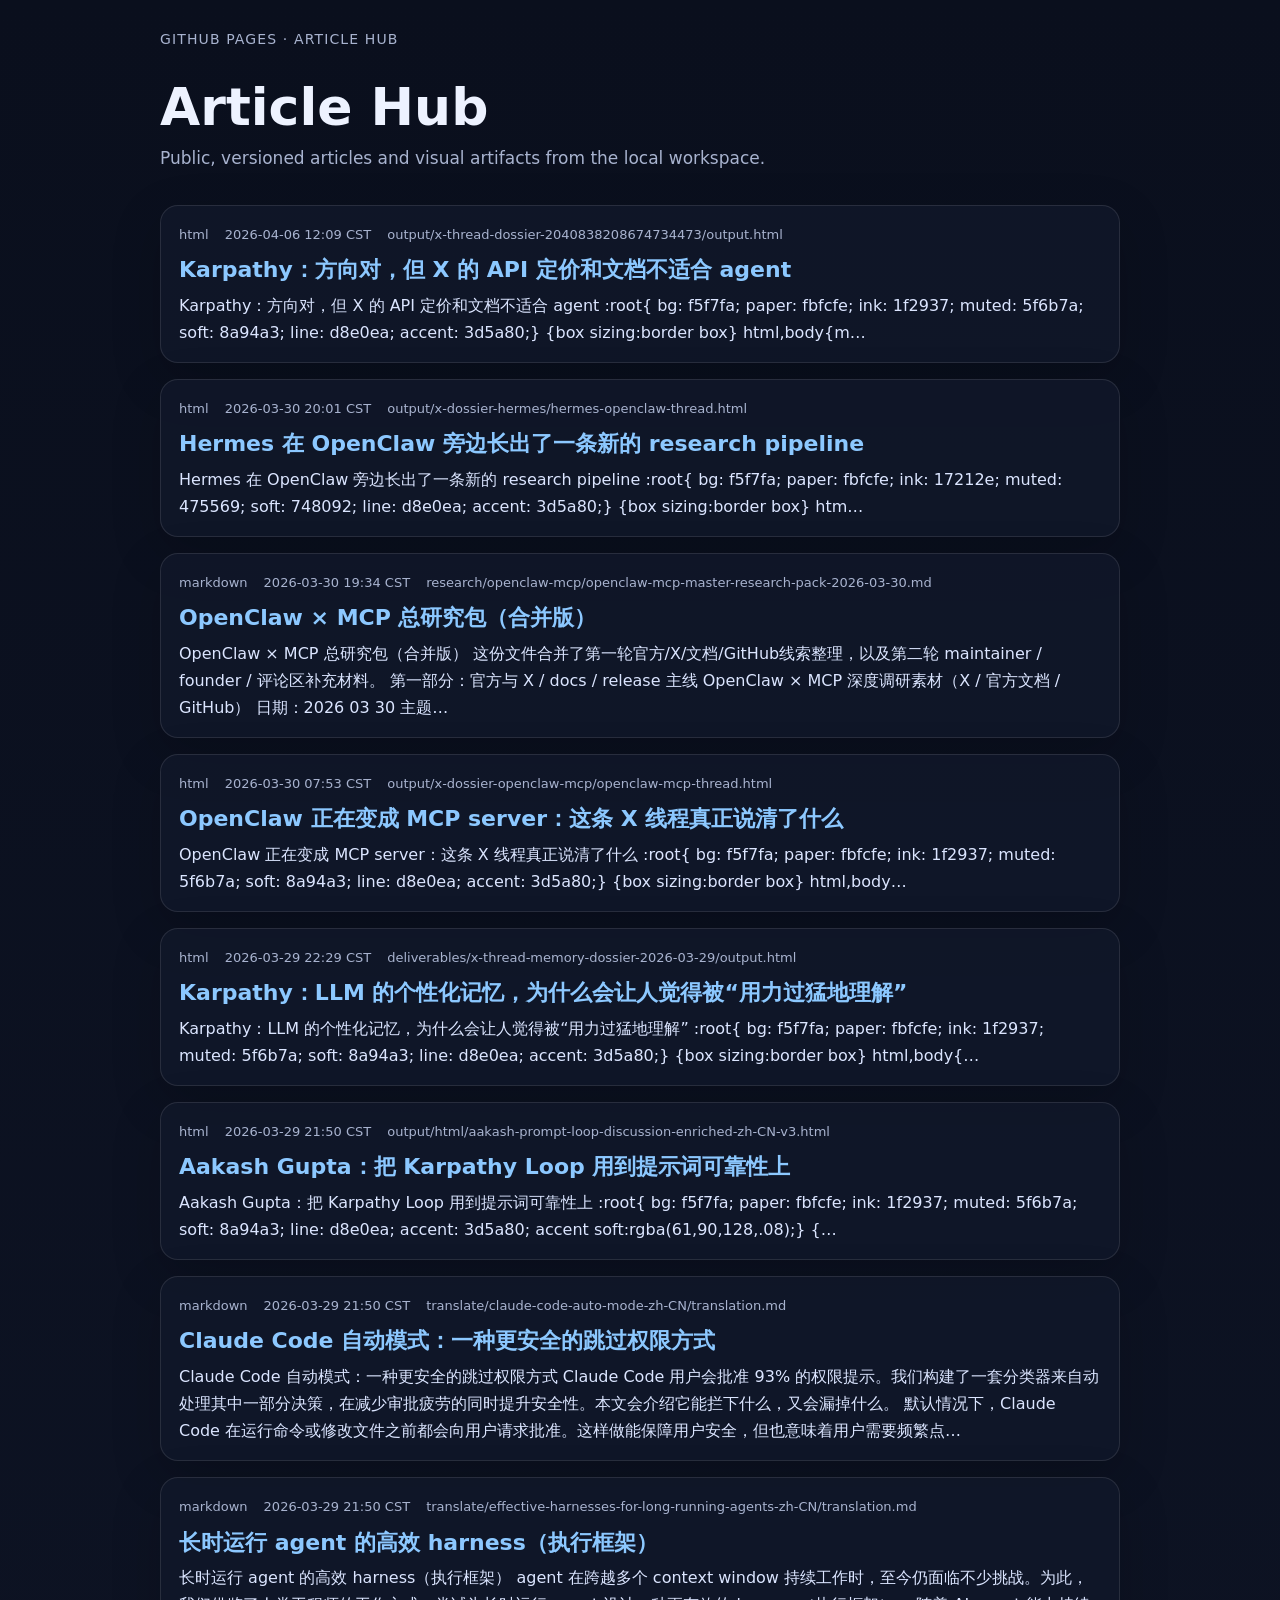
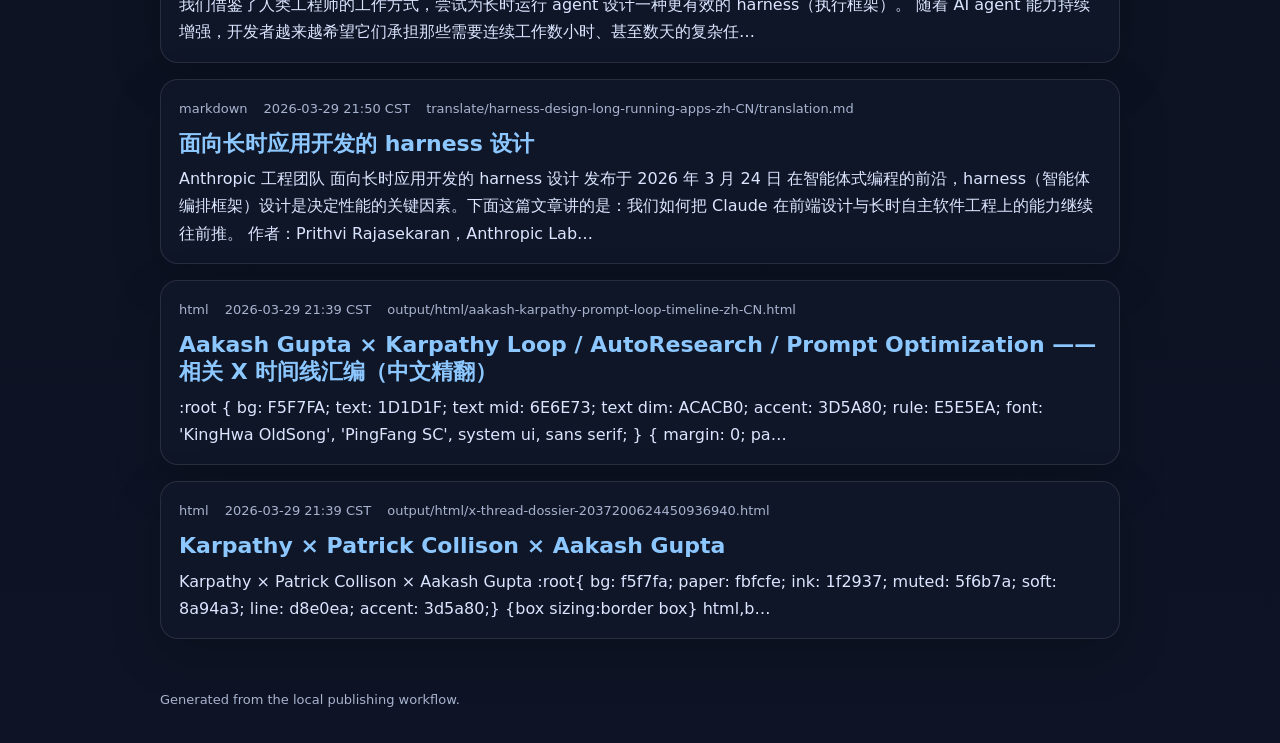
<file: docs/index.html>
<!doctype html>
<html lang="en">
<head>
  <meta charset="utf-8">
  <meta name="viewport" content="width=device-width, initial-scale=1">
  <title>Article Hub</title>
  <link rel="stylesheet" href="./assets/style.css">
</head>
<body>
  <div class="shell">
    <div class="topbar"><div class="brand">GitHub Pages · Article Hub</div></div>
    <section class="hero">
      <h1>Article Hub</h1>
      <p>Public, versioned articles and visual artifacts from the local workspace.</p>
    </section>
    <section class="grid"><a class="card" href="./posts/karpathy-x-api-read-not-write/index.html">
  <div class="meta"><span>html</span><span>2026-04-06 12:09 CST</span><span>output/x-thread-dossier-2040838208674734473/output.html</span></div>
  <h2>Karpathy：方向对，但 X 的 API 定价和文档不适合 agent</h2>
  <div class="excerpt">Karpathy：方向对，但 X 的 API 定价和文档不适合 agent :root{ bg: f5f7fa; paper: fbfcfe; ink: 1f2937; muted: 5f6b7a; soft: 8a94a3; line: d8e0ea; accent: 3d5a80;} {box sizing:border box} html,body{m…</div>
</a>
<a class="card" href="./posts/hermes-openclaw-thread/index.html">
  <div class="meta"><span>html</span><span>2026-03-30 20:01 CST</span><span>output/x-dossier-hermes/hermes-openclaw-thread.html</span></div>
  <h2>Hermes 在 OpenClaw 旁边长出了一条新的 research pipeline</h2>
  <div class="excerpt">Hermes 在 OpenClaw 旁边长出了一条新的 research pipeline :root{ bg: f5f7fa; paper: fbfcfe; ink: 17212e; muted: 475569; soft: 748092; line: d8e0ea; accent: 3d5a80;} {box sizing:border box} htm…</div>
</a>
<a class="card" href="./posts/openclaw-mcp-master-research-pack-2026-03-30/index.html">
  <div class="meta"><span>markdown</span><span>2026-03-30 19:34 CST</span><span>research/openclaw-mcp/openclaw-mcp-master-research-pack-2026-03-30.md</span></div>
  <h2>OpenClaw × MCP 总研究包（合并版）</h2>
  <div class="excerpt">OpenClaw × MCP 总研究包（合并版） 这份文件合并了第一轮官方/X/文档/GitHub线索整理，以及第二轮 maintainer / founder / 评论区补充材料。 第一部分：官方与 X / docs / release 主线 OpenClaw × MCP 深度调研素材（X / 官方文档 / GitHub） 日期：2026 03 30 主题…</div>
</a>
<a class="card" href="./posts/openclaw-mcp-thread-dossier/index.html">
  <div class="meta"><span>html</span><span>2026-03-30 07:53 CST</span><span>output/x-dossier-openclaw-mcp/openclaw-mcp-thread.html</span></div>
  <h2>OpenClaw 正在变成 MCP server：这条 X 线程真正说清了什么</h2>
  <div class="excerpt">OpenClaw 正在变成 MCP server：这条 X 线程真正说清了什么 :root{ bg: f5f7fa; paper: fbfcfe; ink: 1f2937; muted: 5f6b7a; soft: 8a94a3; line: d8e0ea; accent: 3d5a80;} {box sizing:border box} html,body…</div>
</a>
<a class="card" href="./posts/karpathy-llm-memory-dossier-zh-cn/index.html">
  <div class="meta"><span>html</span><span>2026-03-29 22:29 CST</span><span>deliverables/x-thread-memory-dossier-2026-03-29/output.html</span></div>
  <h2>Karpathy：LLM 的个性化记忆，为什么会让人觉得被“用力过猛地理解”</h2>
  <div class="excerpt">Karpathy：LLM 的个性化记忆，为什么会让人觉得被“用力过猛地理解” :root{ bg: f5f7fa; paper: fbfcfe; ink: 1f2937; muted: 5f6b7a; soft: 8a94a3; line: d8e0ea; accent: 3d5a80;} {box sizing:border box} html,body{…</div>
</a>
<a class="card" href="./posts/aakash-prompt-loop-discussion-enriched-zh-cn/index.html">
  <div class="meta"><span>html</span><span>2026-03-29 21:50 CST</span><span>output/html/aakash-prompt-loop-discussion-enriched-zh-CN-v3.html</span></div>
  <h2>Aakash Gupta：把 Karpathy Loop 用到提示词可靠性上</h2>
  <div class="excerpt">Aakash Gupta：把 Karpathy Loop 用到提示词可靠性上 :root{ bg: f5f7fa; paper: fbfcfe; ink: 1f2937; muted: 5f6b7a; soft: 8a94a3; line: d8e0ea; accent: 3d5a80; accent soft:rgba(61,90,128,.08);} {…</div>
</a>
<a class="card" href="./posts/claude-code-auto-mode-zh-cn/index.html">
  <div class="meta"><span>markdown</span><span>2026-03-29 21:50 CST</span><span>translate/claude-code-auto-mode-zh-CN/translation.md</span></div>
  <h2>Claude Code 自动模式：一种更安全的跳过权限方式</h2>
  <div class="excerpt">Claude Code 自动模式：一种更安全的跳过权限方式 Claude Code 用户会批准 93% 的权限提示。我们构建了一套分类器来自动处理其中一部分决策，在减少审批疲劳的同时提升安全性。本文会介绍它能拦下什么，又会漏掉什么。 默认情况下，Claude Code 在运行命令或修改文件之前都会向用户请求批准。这样做能保障用户安全，但也意味着用户需要频繁点…</div>
</a>
<a class="card" href="./posts/effective-harnesses-for-long-running-agents-zh-cn/index.html">
  <div class="meta"><span>markdown</span><span>2026-03-29 21:50 CST</span><span>translate/effective-harnesses-for-long-running-agents-zh-CN/translation.md</span></div>
  <h2>长时运行 agent 的高效 harness（执行框架）</h2>
  <div class="excerpt">长时运行 agent 的高效 harness（执行框架） agent 在跨越多个 context window 持续工作时，至今仍面临不少挑战。为此，我们借鉴了人类工程师的工作方式，尝试为长时运行 agent 设计一种更有效的 harness（执行框架）。 随着 AI agent 能力持续增强，开发者越来越希望它们承担那些需要连续工作数小时、甚至数天的复杂任…</div>
</a>
<a class="card" href="./posts/harness-design-long-running-apps-zh-cn/index.html">
  <div class="meta"><span>markdown</span><span>2026-03-29 21:50 CST</span><span>translate/harness-design-long-running-apps-zh-CN/translation.md</span></div>
  <h2>面向长时应用开发的 harness 设计</h2>
  <div class="excerpt">Anthropic 工程团队 面向长时应用开发的 harness 设计 发布于 2026 年 3 月 24 日 在智能体式编程的前沿，harness（智能体编排框架）设计是决定性能的关键因素。下面这篇文章讲的是：我们如何把 Claude 在前端设计与长时自主软件工程上的能力继续往前推。 作者：Prithvi Rajasekaran，Anthropic Lab…</div>
</a>
<a class="card" href="./posts/aakash-karpathy-prompt-loop-timeline-zh-cn-translation/index.html">
  <div class="meta"><span>html</span><span>2026-03-29 21:39 CST</span><span>output/html/aakash-karpathy-prompt-loop-timeline-zh-CN.html</span></div>
  <h2>Aakash Gupta × Karpathy Loop / AutoResearch / Prompt Optimization —— 相关 X 时间线汇编（中文精翻）</h2>
  <div class="excerpt">:root { bg: F5F7FA; text: 1D1D1F; text mid: 6E6E73; text dim: ACACB0; accent: 3D5A80; rule: E5E5EA; font: &#x27;KingHwa OldSong&#x27;, &#x27;PingFang SC&#x27;, system ui, sans serif; } { margin: 0; pa…</div>
</a>
<a class="card" href="./posts/output-html-x-thread-dossier-2037200624450936940/index.html">
  <div class="meta"><span>html</span><span>2026-03-29 21:39 CST</span><span>output/html/x-thread-dossier-2037200624450936940.html</span></div>
  <h2>Karpathy × Patrick Collison × Aakash Gupta</h2>
  <div class="excerpt">Karpathy × Patrick Collison × Aakash Gupta :root{ bg: f5f7fa; paper: fbfcfe; ink: 1f2937; muted: 5f6b7a; soft: 8a94a3; line: d8e0ea; accent: 3d5a80;} {box sizing:border box} html,b…</div>
</a></section>
    <div class="footer">Generated from the local publishing workflow.</div>
  </div>
</body>
</html>
</file>
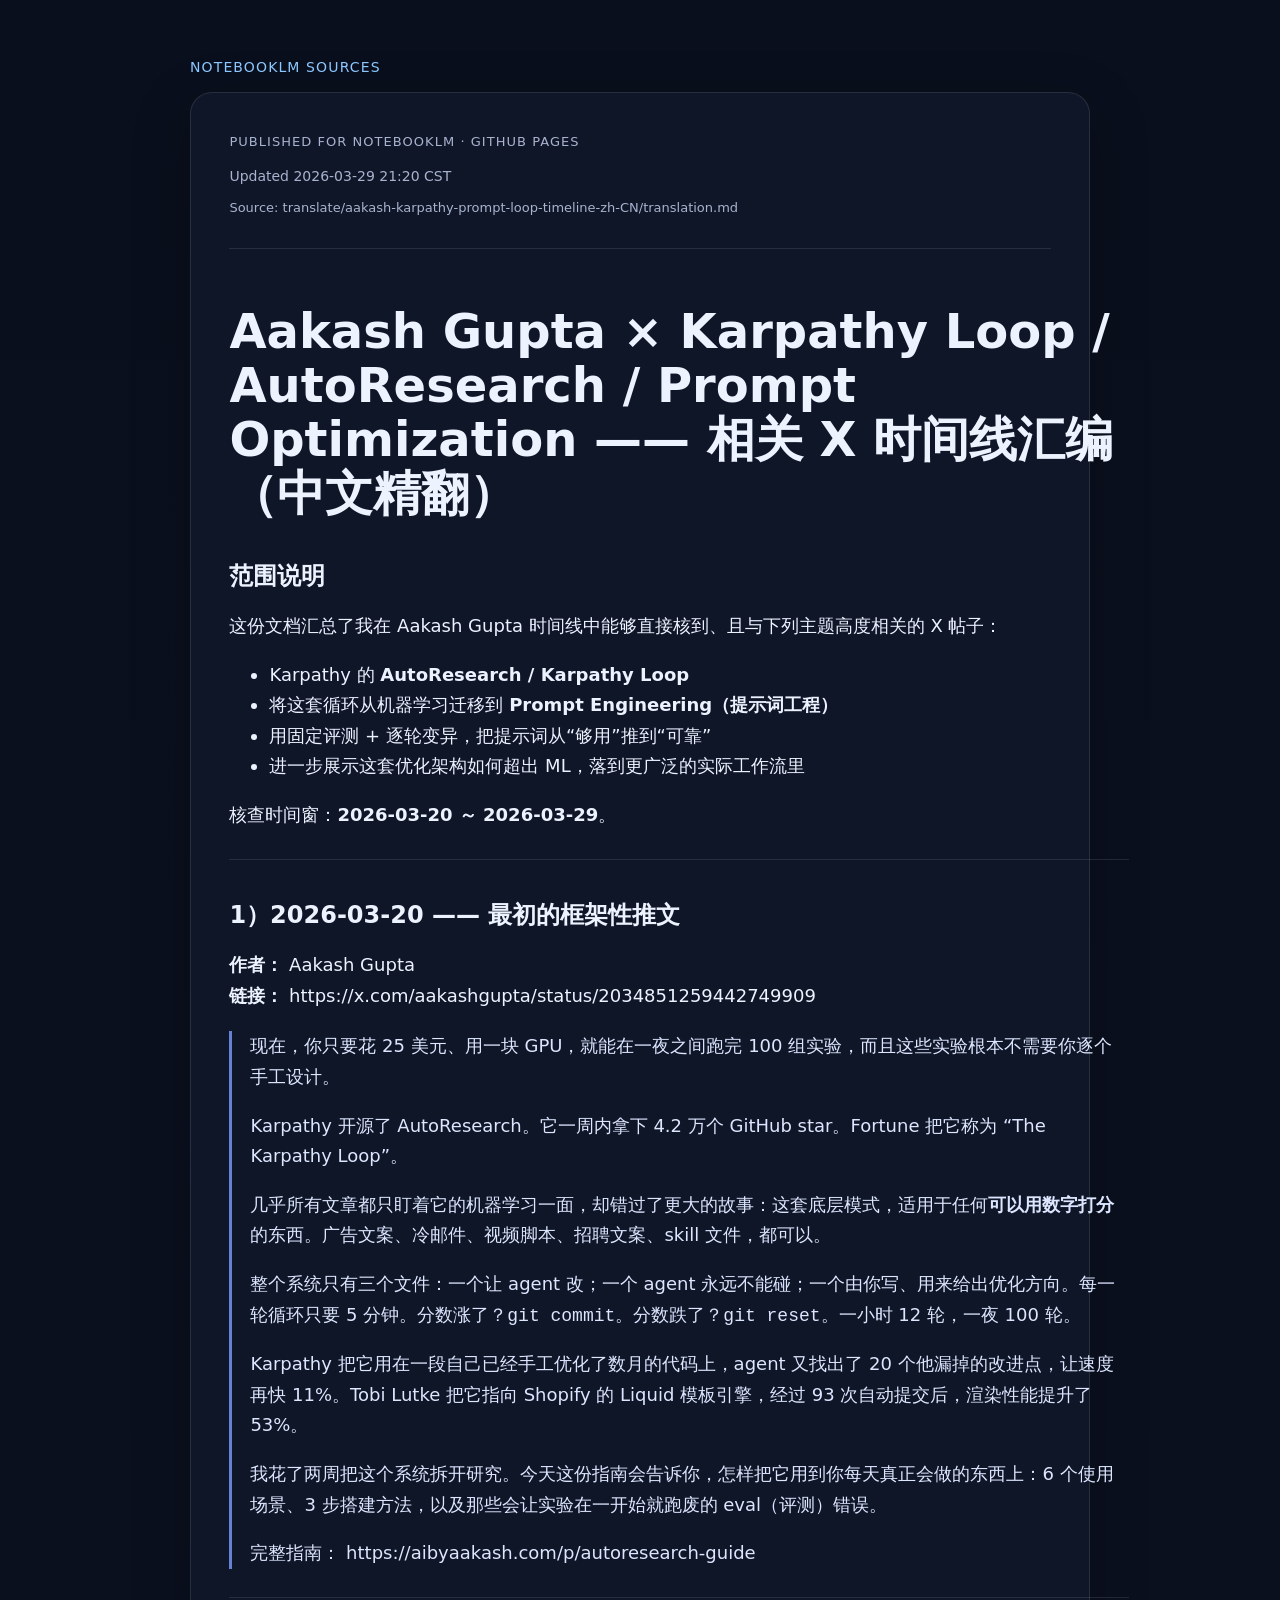
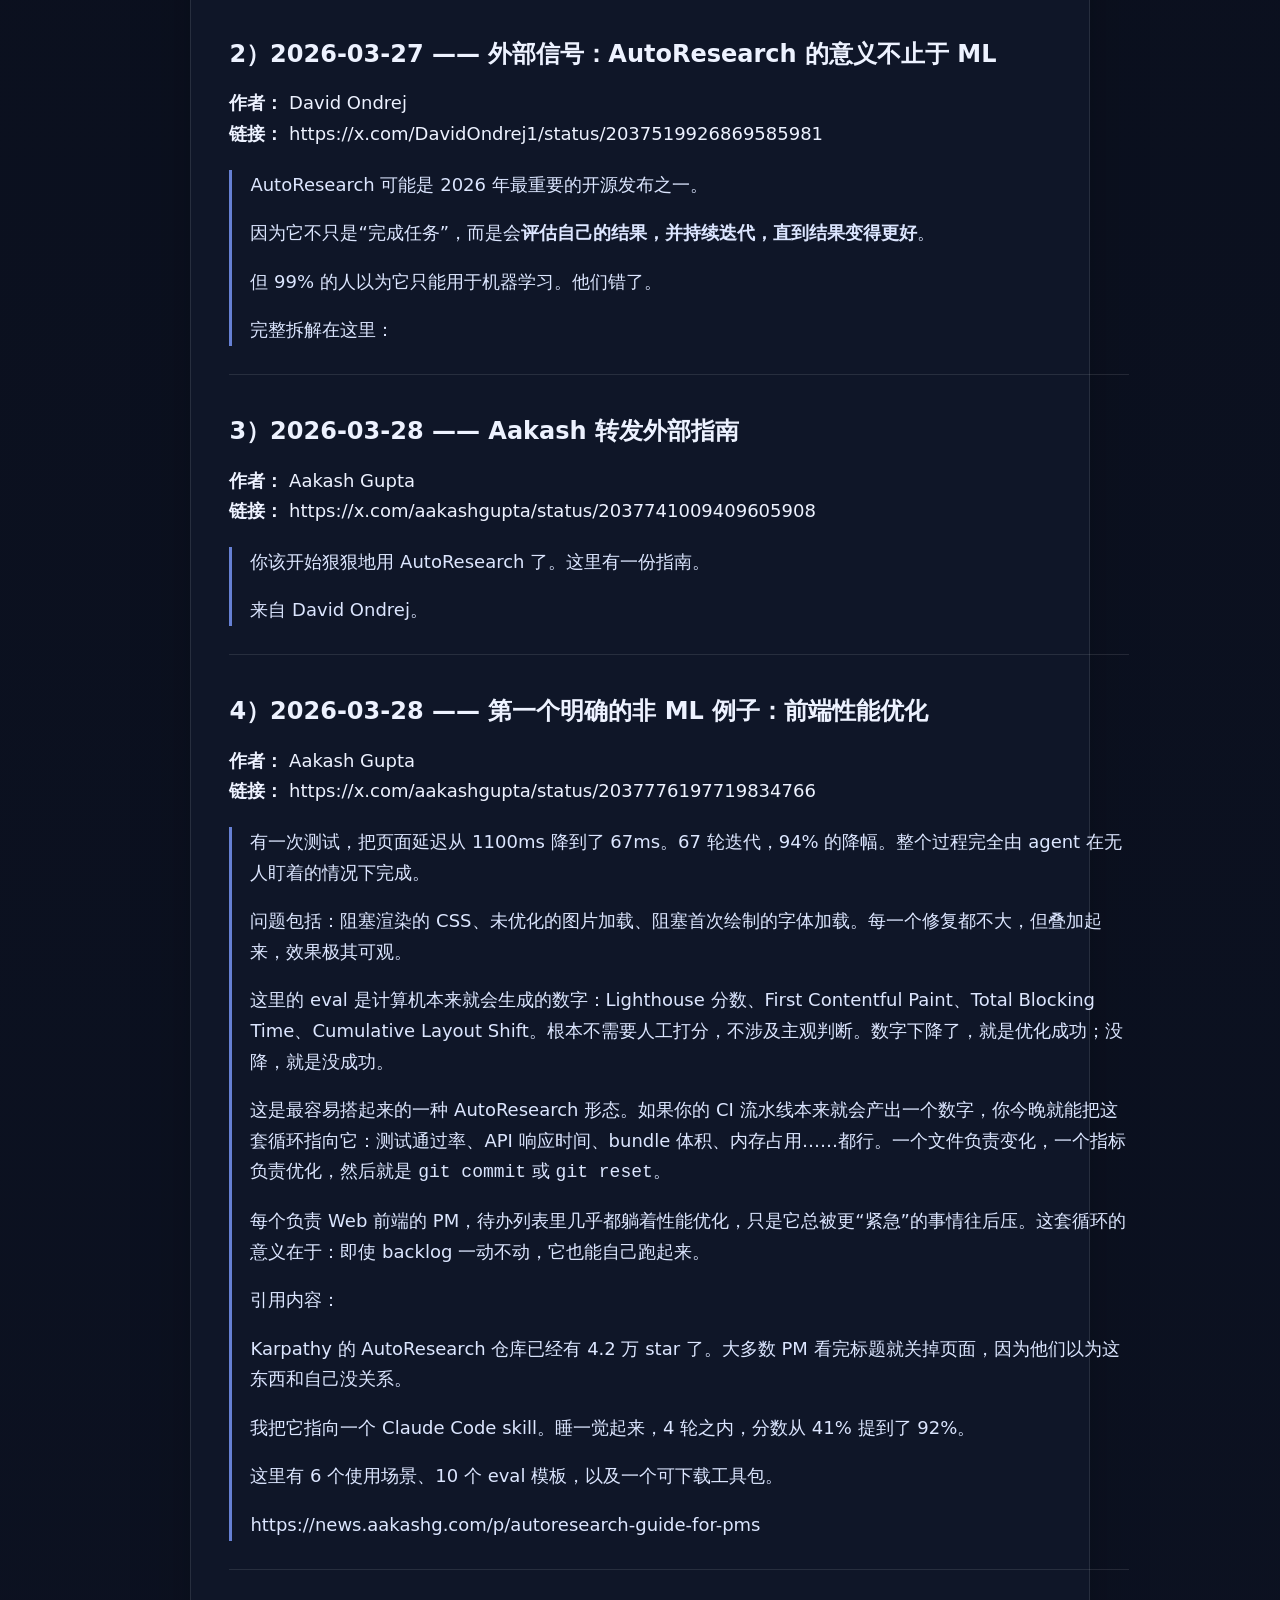
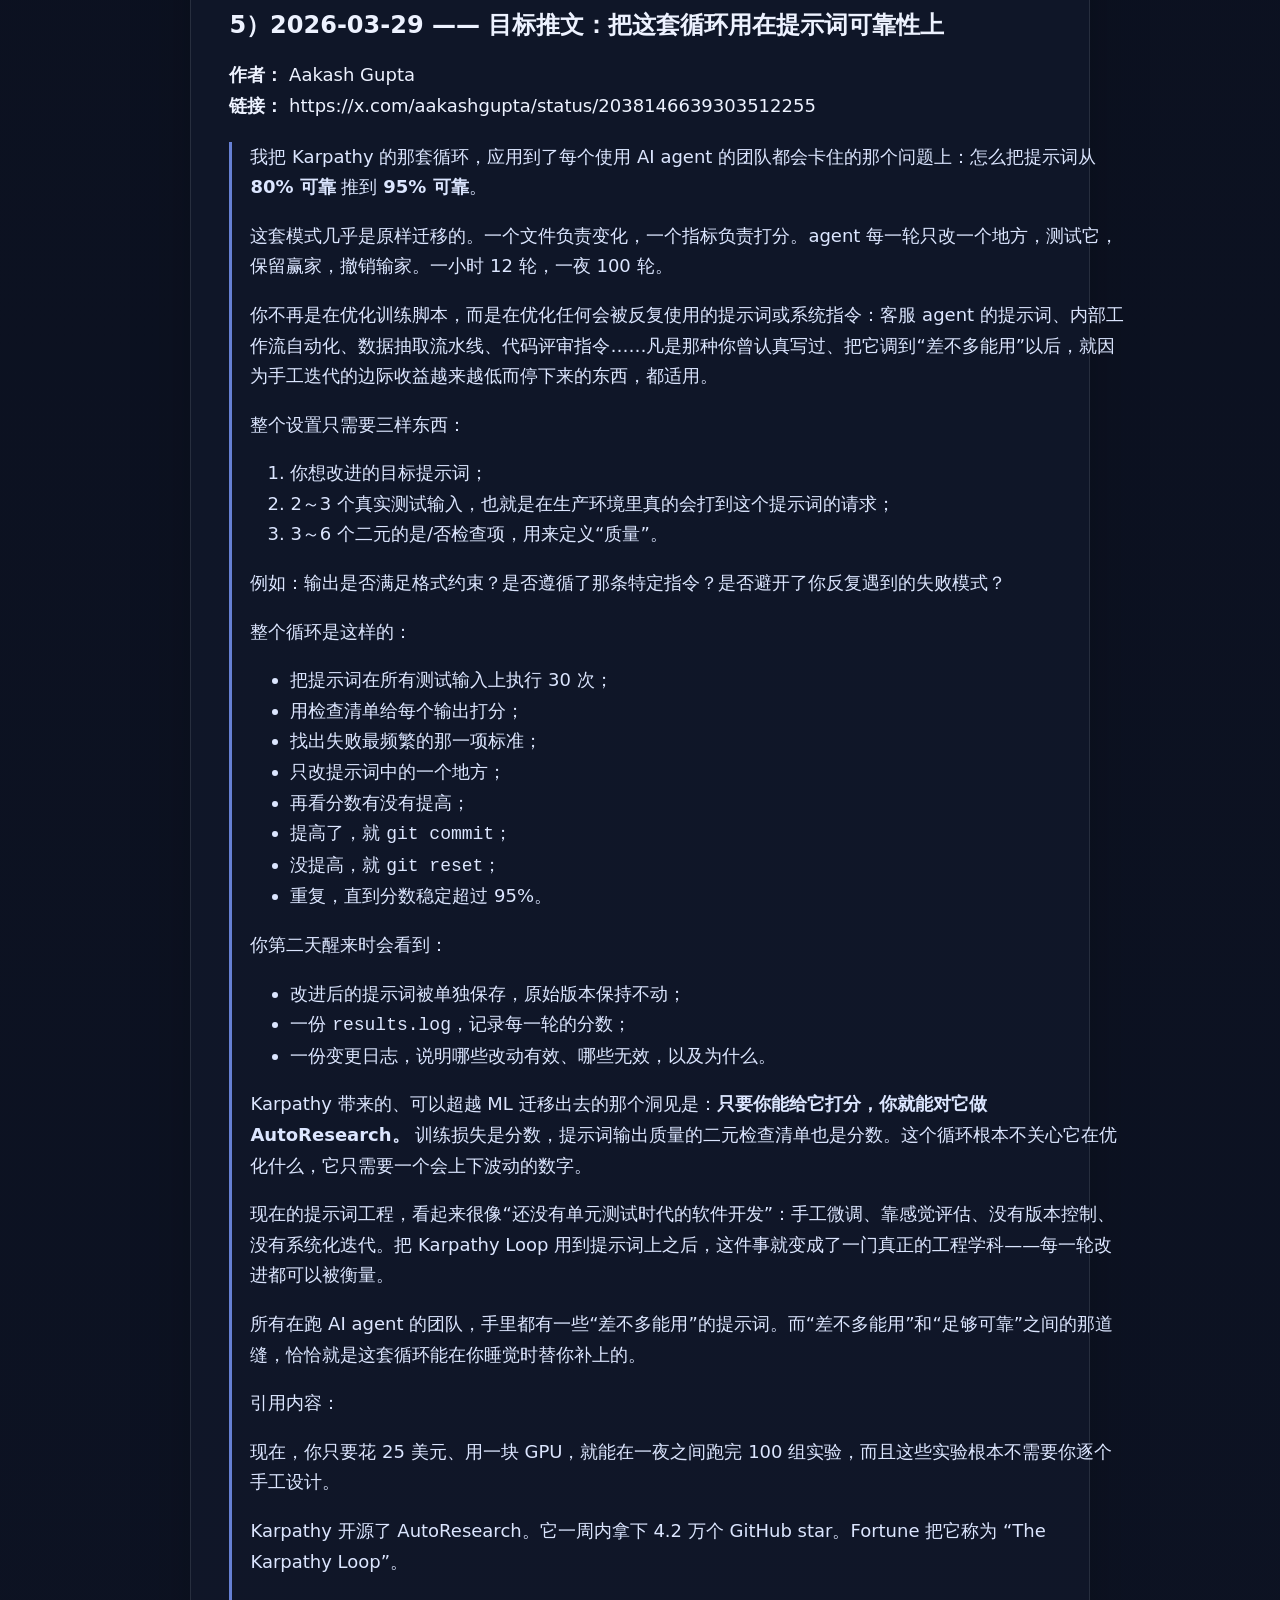
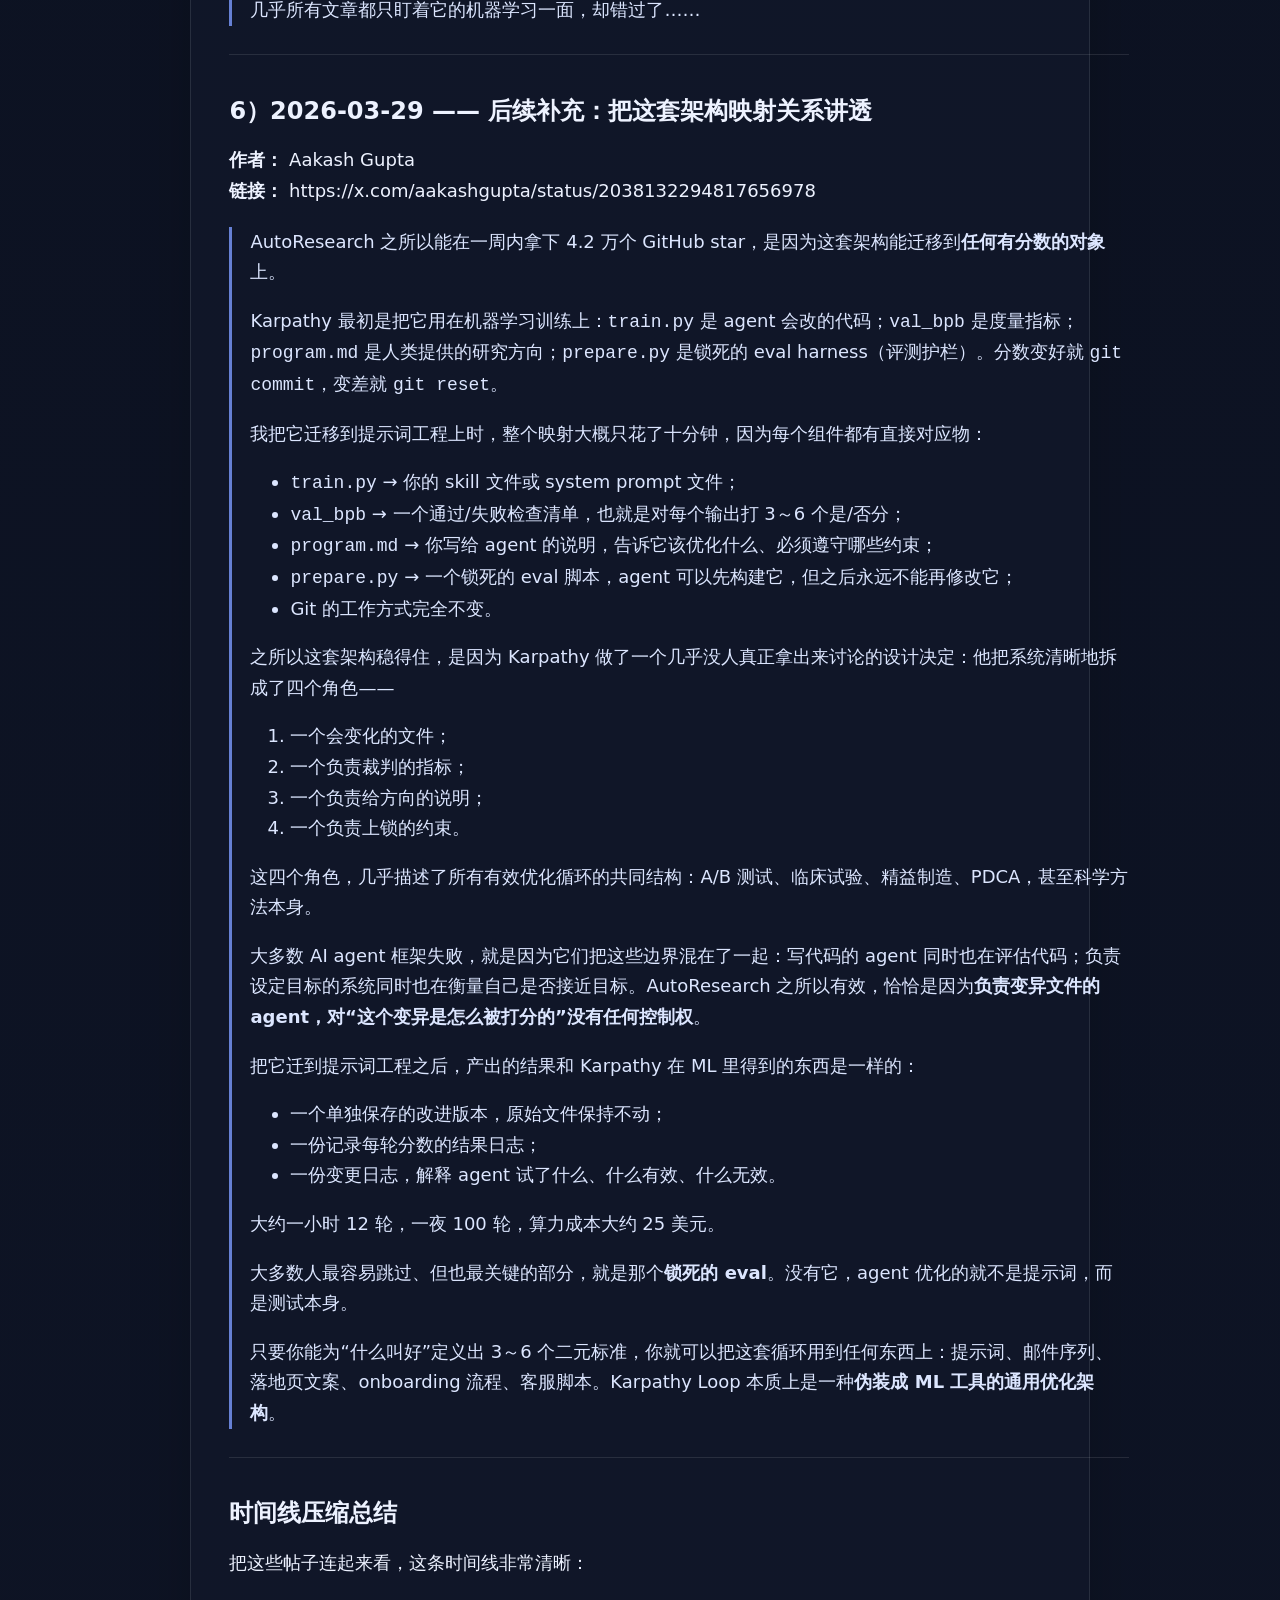
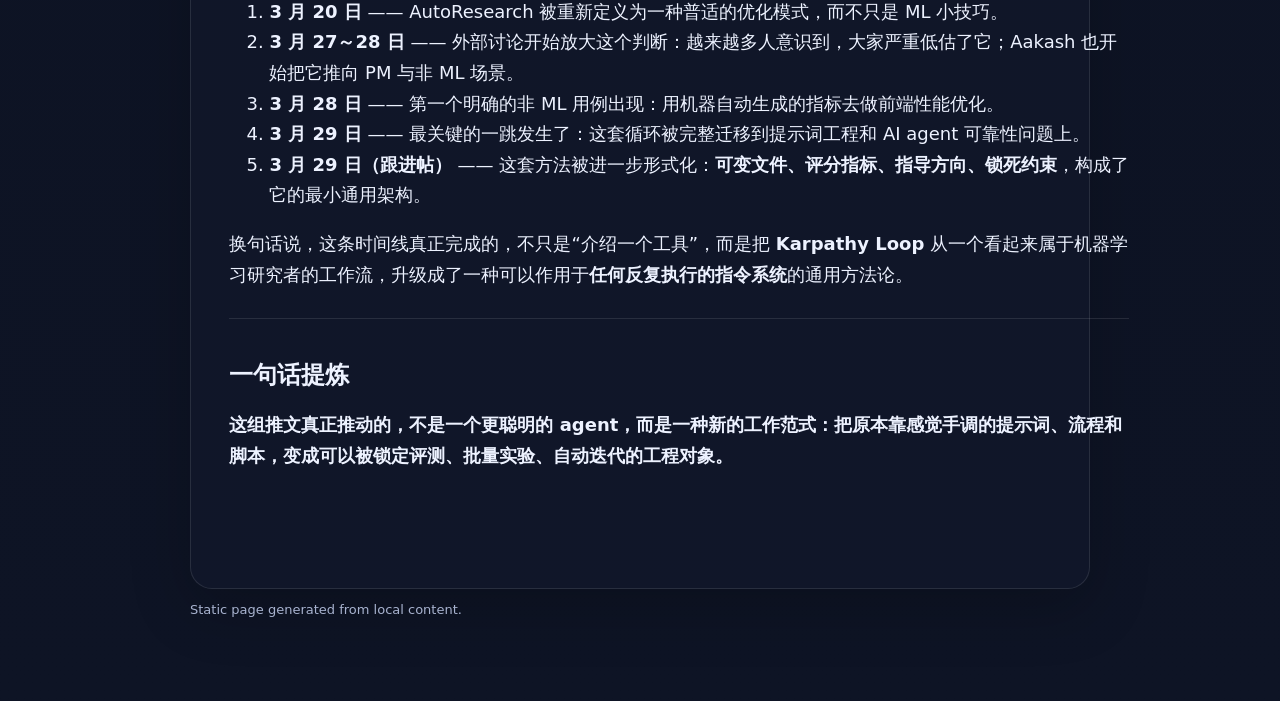
<file: docs/posts/aakash-karpathy-prompt-loop-timeline-zh-cn-translation/index.html>
<!doctype html>
<html lang="zh-CN">
<head>
  <meta charset="utf-8">
  <meta name="viewport" content="width=device-width, initial-scale=1">
  <title>Aakash Gupta × Karpathy Loop / AutoResearch / Prompt Optimization —— 相关 X 时间线汇编（中文精翻）</title>
  <link rel="stylesheet" href="../../assets/style.css">
</head>
<body>
  <div class="article">
    <div class="topbar"><div class="brand"><a href="../../index.html">NotebookLM Sources</a></div></div>
    <div class="article-wrap">
      <div class="kicker">Published for NotebookLM · GitHub Pages</div>
      <div class="note">Updated 2026-03-29 21:20 CST</div>
      <div class="source-pill">Source: translate/aakash-karpathy-prompt-loop-timeline-zh-CN/translation.md</div>
      <hr>
      <article class="article-body article"><h1 id="aakash-gupta-karpathy-loop-autoresearch-prompt-optimization-x">Aakash Gupta × Karpathy Loop / AutoResearch / Prompt Optimization —— 相关 X 时间线汇编（中文精翻）</h1>
<h2 id="_1">范围说明</h2>
<p>这份文档汇总了我在 Aakash Gupta 时间线中能够直接核到、且与下列主题高度相关的 X 帖子：</p>
<ul>
<li>Karpathy 的 <strong>AutoResearch / Karpathy Loop</strong></li>
<li>将这套循环从机器学习迁移到 <strong>Prompt Engineering（提示词工程）</strong></li>
<li>用固定评测 + 逐轮变异，把提示词从“够用”推到“可靠”</li>
<li>进一步展示这套优化架构如何超出 ML，落到更广泛的实际工作流里</li>
</ul>
<p>核查时间窗：<strong>2026-03-20 ～ 2026-03-29</strong>。</p>
<hr />
<h2 id="12026-03-20">1）2026-03-20 —— 最初的框架性推文</h2>
<p><strong>作者：</strong> Aakash Gupta<br />
<strong>链接：</strong> https://x.com/aakashgupta/status/2034851259442749909</p>
<blockquote>
<p>现在，你只要花 25 美元、用一块 GPU，就能在一夜之间跑完 100 组实验，而且这些实验根本不需要你逐个手工设计。</p>
<p>Karpathy 开源了 AutoResearch。它一周内拿下 4.2 万个 GitHub star。Fortune 把它称为 “The Karpathy Loop”。</p>
<p>几乎所有文章都只盯着它的机器学习一面，却错过了更大的故事：这套底层模式，适用于任何<strong>可以用数字打分</strong>的东西。广告文案、冷邮件、视频脚本、招聘文案、skill 文件，都可以。</p>
<p>整个系统只有三个文件：一个让 agent 改；一个 agent 永远不能碰；一个由你写、用来给出优化方向。每一轮循环只要 5 分钟。分数涨了？<code>git commit</code>。分数跌了？<code>git reset</code>。一小时 12 轮，一夜 100 轮。</p>
<p>Karpathy 把它用在一段自己已经手工优化了数月的代码上，agent 又找出了 20 个他漏掉的改进点，让速度再快 11%。Tobi Lutke 把它指向 Shopify 的 Liquid 模板引擎，经过 93 次自动提交后，渲染性能提升了 53%。</p>
<p>我花了两周把这个系统拆开研究。今天这份指南会告诉你，怎样把它用到你每天真正会做的东西上：6 个使用场景、3 步搭建方法，以及那些会让实验在一开始就跑废的 eval（评测）错误。</p>
<p>完整指南： https://aibyaakash.com/p/autoresearch-guide</p>
</blockquote>
<hr />
<h2 id="22026-03-27-autoresearch-ml">2）2026-03-27 —— 外部信号：AutoResearch 的意义不止于 ML</h2>
<p><strong>作者：</strong> David Ondrej<br />
<strong>链接：</strong> https://x.com/DavidOndrej1/status/2037519926869585981</p>
<blockquote>
<p>AutoResearch 可能是 2026 年最重要的开源发布之一。</p>
<p>因为它不只是“完成任务”，而是会<strong>评估自己的结果，并持续迭代，直到结果变得更好</strong>。</p>
<p>但 99% 的人以为它只能用于机器学习。他们错了。</p>
<p>完整拆解在这里：</p>
</blockquote>
<hr />
<h2 id="32026-03-28-aakash">3）2026-03-28 —— Aakash 转发外部指南</h2>
<p><strong>作者：</strong> Aakash Gupta<br />
<strong>链接：</strong> https://x.com/aakashgupta/status/2037741009409605908</p>
<blockquote>
<p>你该开始狠狠地用 AutoResearch 了。这里有一份指南。</p>
<p>来自 David Ondrej。</p>
</blockquote>
<hr />
<h2 id="42026-03-28-ml">4）2026-03-28 —— 第一个明确的非 ML 例子：前端性能优化</h2>
<p><strong>作者：</strong> Aakash Gupta<br />
<strong>链接：</strong> https://x.com/aakashgupta/status/2037776197719834766</p>
<blockquote>
<p>有一次测试，把页面延迟从 1100ms 降到了 67ms。67 轮迭代，94% 的降幅。整个过程完全由 agent 在无人盯着的情况下完成。</p>
<p>问题包括：阻塞渲染的 CSS、未优化的图片加载、阻塞首次绘制的字体加载。每一个修复都不大，但叠加起来，效果极其可观。</p>
<p>这里的 eval 是计算机本来就会生成的数字：Lighthouse 分数、First Contentful Paint、Total Blocking Time、Cumulative Layout Shift。根本不需要人工打分，不涉及主观判断。数字下降了，就是优化成功；没降，就是没成功。</p>
<p>这是最容易搭起来的一种 AutoResearch 形态。如果你的 CI 流水线本来就会产出一个数字，你今晚就能把这套循环指向它：测试通过率、API 响应时间、bundle 体积、内存占用……都行。一个文件负责变化，一个指标负责优化，然后就是 <code>git commit</code> 或 <code>git reset</code>。</p>
<p>每个负责 Web 前端的 PM，待办列表里几乎都躺着性能优化，只是它总被更“紧急”的事情往后压。这套循环的意义在于：即使 backlog 一动不动，它也能自己跑起来。</p>
<p>引用内容：</p>
<p>Karpathy 的 AutoResearch 仓库已经有 4.2 万 star 了。大多数 PM 看完标题就关掉页面，因为他们以为这东西和自己没关系。</p>
<p>我把它指向一个 Claude Code skill。睡一觉起来，4 轮之内，分数从 41% 提到了 92%。</p>
<p>这里有 6 个使用场景、10 个 eval 模板，以及一个可下载工具包。</p>
<p>https://news.aakashg.com/p/autoresearch-guide-for-pms</p>
</blockquote>
<hr />
<h2 id="52026-03-29">5）2026-03-29 —— 目标推文：把这套循环用在提示词可靠性上</h2>
<p><strong>作者：</strong> Aakash Gupta<br />
<strong>链接：</strong> https://x.com/aakashgupta/status/2038146639303512255</p>
<blockquote>
<p>我把 Karpathy 的那套循环，应用到了每个使用 AI agent 的团队都会卡住的那个问题上：怎么把提示词从 <strong>80% 可靠</strong> 推到 <strong>95% 可靠</strong>。</p>
<p>这套模式几乎是原样迁移的。一个文件负责变化，一个指标负责打分。agent 每一轮只改一个地方，测试它，保留赢家，撤销输家。一小时 12 轮，一夜 100 轮。</p>
<p>你不再是在优化训练脚本，而是在优化任何会被反复使用的提示词或系统指令：客服 agent 的提示词、内部工作流自动化、数据抽取流水线、代码评审指令……凡是那种你曾认真写过、把它调到“差不多能用”以后，就因为手工迭代的边际收益越来越低而停下来的东西，都适用。</p>
<p>整个设置只需要三样东西：</p>
<ol>
<li>你想改进的目标提示词；</li>
<li>2～3 个真实测试输入，也就是在生产环境里真的会打到这个提示词的请求；</li>
<li>3～6 个二元的是/否检查项，用来定义“质量”。</li>
</ol>
<p>例如：输出是否满足格式约束？是否遵循了那条特定指令？是否避开了你反复遇到的失败模式？</p>
<p>整个循环是这样的：</p>
<ul>
<li>把提示词在所有测试输入上执行 30 次；</li>
<li>用检查清单给每个输出打分；</li>
<li>找出失败最频繁的那一项标准；</li>
<li>只改提示词中的一个地方；</li>
<li>再看分数有没有提高；</li>
<li>提高了，就 <code>git commit</code>；</li>
<li>没提高，就 <code>git reset</code>；</li>
<li>重复，直到分数稳定超过 95%。</li>
</ul>
<p>你第二天醒来时会看到：</p>
<ul>
<li>改进后的提示词被单独保存，原始版本保持不动；</li>
<li>一份 <code>results.log</code>，记录每一轮的分数；</li>
<li>一份变更日志，说明哪些改动有效、哪些无效，以及为什么。</li>
</ul>
<p>Karpathy 带来的、可以超越 ML 迁移出去的那个洞见是：<strong>只要你能给它打分，你就能对它做 AutoResearch。</strong> 训练损失是分数，提示词输出质量的二元检查清单也是分数。这个循环根本不关心它在优化什么，它只需要一个会上下波动的数字。</p>
<p>现在的提示词工程，看起来很像“还没有单元测试时代的软件开发”：手工微调、靠感觉评估、没有版本控制、没有系统化迭代。把 Karpathy Loop 用到提示词上之后，这件事就变成了一门真正的工程学科——每一轮改进都可以被衡量。</p>
<p>所有在跑 AI agent 的团队，手里都有一些“差不多能用”的提示词。而“差不多能用”和“足够可靠”之间的那道缝，恰恰就是这套循环能在你睡觉时替你补上的。</p>
<p>引用内容：</p>
<p>现在，你只要花 25 美元、用一块 GPU，就能在一夜之间跑完 100 组实验，而且这些实验根本不需要你逐个手工设计。</p>
<p>Karpathy 开源了 AutoResearch。它一周内拿下 4.2 万个 GitHub star。Fortune 把它称为 “The Karpathy Loop”。</p>
<p>几乎所有文章都只盯着它的机器学习一面，却错过了……</p>
</blockquote>
<hr />
<h2 id="62026-03-29">6）2026-03-29 —— 后续补充：把这套架构映射关系讲透</h2>
<p><strong>作者：</strong> Aakash Gupta<br />
<strong>链接：</strong> https://x.com/aakashgupta/status/2038132294817656978</p>
<blockquote>
<p>AutoResearch 之所以能在一周内拿下 4.2 万个 GitHub star，是因为这套架构能迁移到<strong>任何有分数的对象</strong>上。</p>
<p>Karpathy 最初是把它用在机器学习训练上：<code>train.py</code> 是 agent 会改的代码；<code>val_bpb</code> 是度量指标；<code>program.md</code> 是人类提供的研究方向；<code>prepare.py</code> 是锁死的 eval harness（评测护栏）。分数变好就 <code>git commit</code>，变差就 <code>git reset</code>。</p>
<p>我把它迁移到提示词工程上时，整个映射大概只花了十分钟，因为每个组件都有直接对应物：</p>
<ul>
<li><code>train.py</code> → 你的 skill 文件或 system prompt 文件；</li>
<li><code>val_bpb</code> → 一个通过/失败检查清单，也就是对每个输出打 3～6 个是/否分；</li>
<li><code>program.md</code> → 你写给 agent 的说明，告诉它该优化什么、必须遵守哪些约束；</li>
<li><code>prepare.py</code> → 一个锁死的 eval 脚本，agent 可以先构建它，但之后永远不能再修改它；</li>
<li>Git 的工作方式完全不变。</li>
</ul>
<p>之所以这套架构稳得住，是因为 Karpathy 做了一个几乎没人真正拿出来讨论的设计决定：他把系统清晰地拆成了四个角色——</p>
<ol>
<li>一个会变化的文件；</li>
<li>一个负责裁判的指标；</li>
<li>一个负责给方向的说明；</li>
<li>一个负责上锁的约束。</li>
</ol>
<p>这四个角色，几乎描述了所有有效优化循环的共同结构：A/B 测试、临床试验、精益制造、PDCA，甚至科学方法本身。</p>
<p>大多数 AI agent 框架失败，就是因为它们把这些边界混在了一起：写代码的 agent 同时也在评估代码；负责设定目标的系统同时也在衡量自己是否接近目标。AutoResearch 之所以有效，恰恰是因为<strong>负责变异文件的 agent，对“这个变异是怎么被打分的”没有任何控制权</strong>。</p>
<p>把它迁到提示词工程之后，产出的结果和 Karpathy 在 ML 里得到的东西是一样的：</p>
<ul>
<li>一个单独保存的改进版本，原始文件保持不动；</li>
<li>一份记录每轮分数的结果日志；</li>
<li>一份变更日志，解释 agent 试了什么、什么有效、什么无效。</li>
</ul>
<p>大约一小时 12 轮，一夜 100 轮，算力成本大约 25 美元。</p>
<p>大多数人最容易跳过、但也最关键的部分，就是那个<strong>锁死的 eval</strong>。没有它，agent 优化的就不是提示词，而是测试本身。</p>
<p>只要你能为“什么叫好”定义出 3～6 个二元标准，你就可以把这套循环用到任何东西上：提示词、邮件序列、落地页文案、onboarding 流程、客服脚本。Karpathy Loop 本质上是一种<strong>伪装成 ML 工具的通用优化架构</strong>。</p>
</blockquote>
<hr />
<h2 id="_2">时间线压缩总结</h2>
<p>把这些帖子连起来看，这条时间线非常清晰：</p>
<ol>
<li><strong>3 月 20 日</strong> —— AutoResearch 被重新定义为一种普适的优化模式，而不只是 ML 小技巧。  </li>
<li><strong>3 月 27～28 日</strong> —— 外部讨论开始放大这个判断：越来越多人意识到，大家严重低估了它；Aakash 也开始把它推向 PM 与非 ML 场景。  </li>
<li><strong>3 月 28 日</strong> —— 第一个明确的非 ML 用例出现：用机器自动生成的指标去做前端性能优化。  </li>
<li><strong>3 月 29 日</strong> —— 最关键的一跳发生了：这套循环被完整迁移到提示词工程和 AI agent 可靠性问题上。  </li>
<li><strong>3 月 29 日（跟进帖）</strong> —— 这套方法被进一步形式化：<strong>可变文件、评分指标、指导方向、锁死约束</strong>，构成了它的最小通用架构。</li>
</ol>
<p>换句话说，这条时间线真正完成的，不只是“介绍一个工具”，而是把 <strong>Karpathy Loop</strong> 从一个看起来属于机器学习研究者的工作流，升级成了一种可以作用于<strong>任何反复执行的指令系统</strong>的通用方法论。</p>
<hr />
<h2 id="_3">一句话提炼</h2>
<p><strong>这组推文真正推动的，不是一个更聪明的 agent，而是一种新的工作范式：把原本靠感觉手调的提示词、流程和脚本，变成可以被锁定评测、批量实验、自动迭代的工程对象。</strong></p></article>
    </div>
    <div class="footer">Static page generated from local content.</div>
  </div>
</body>
</html>
</file>
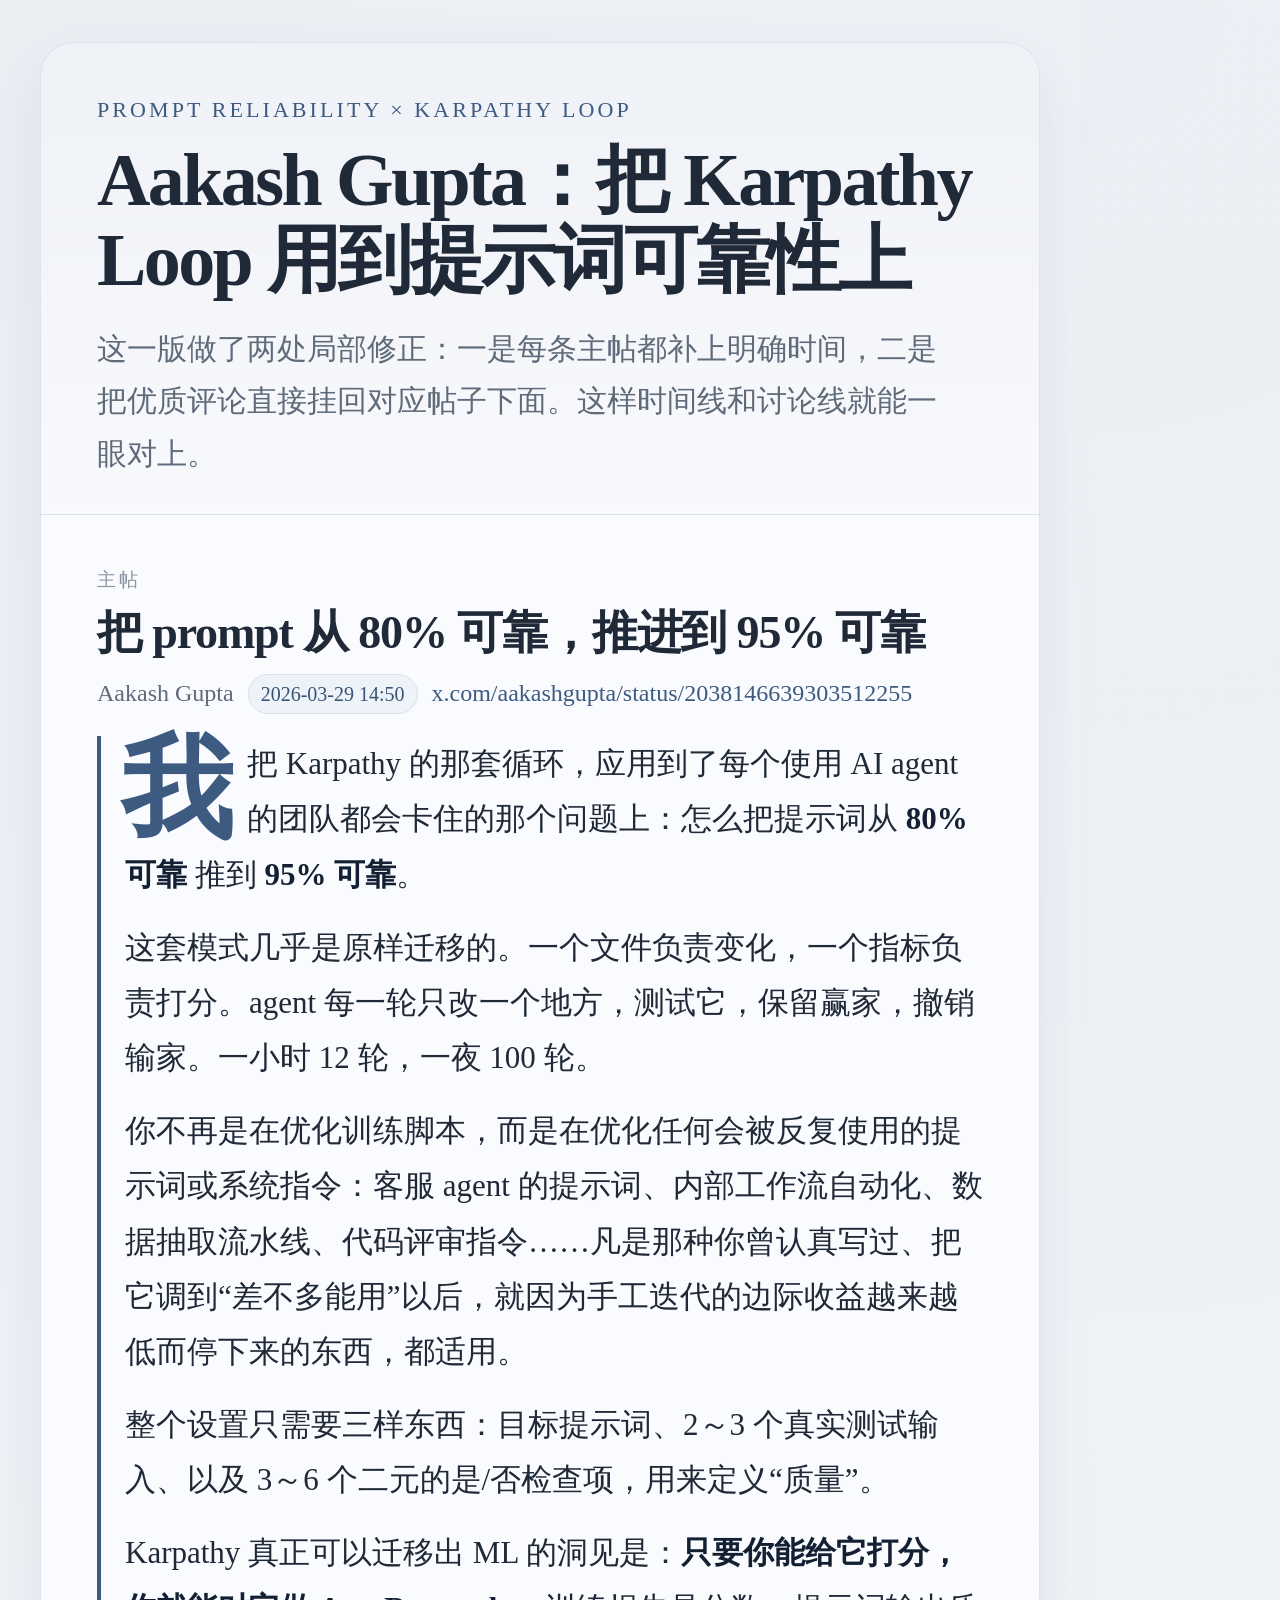
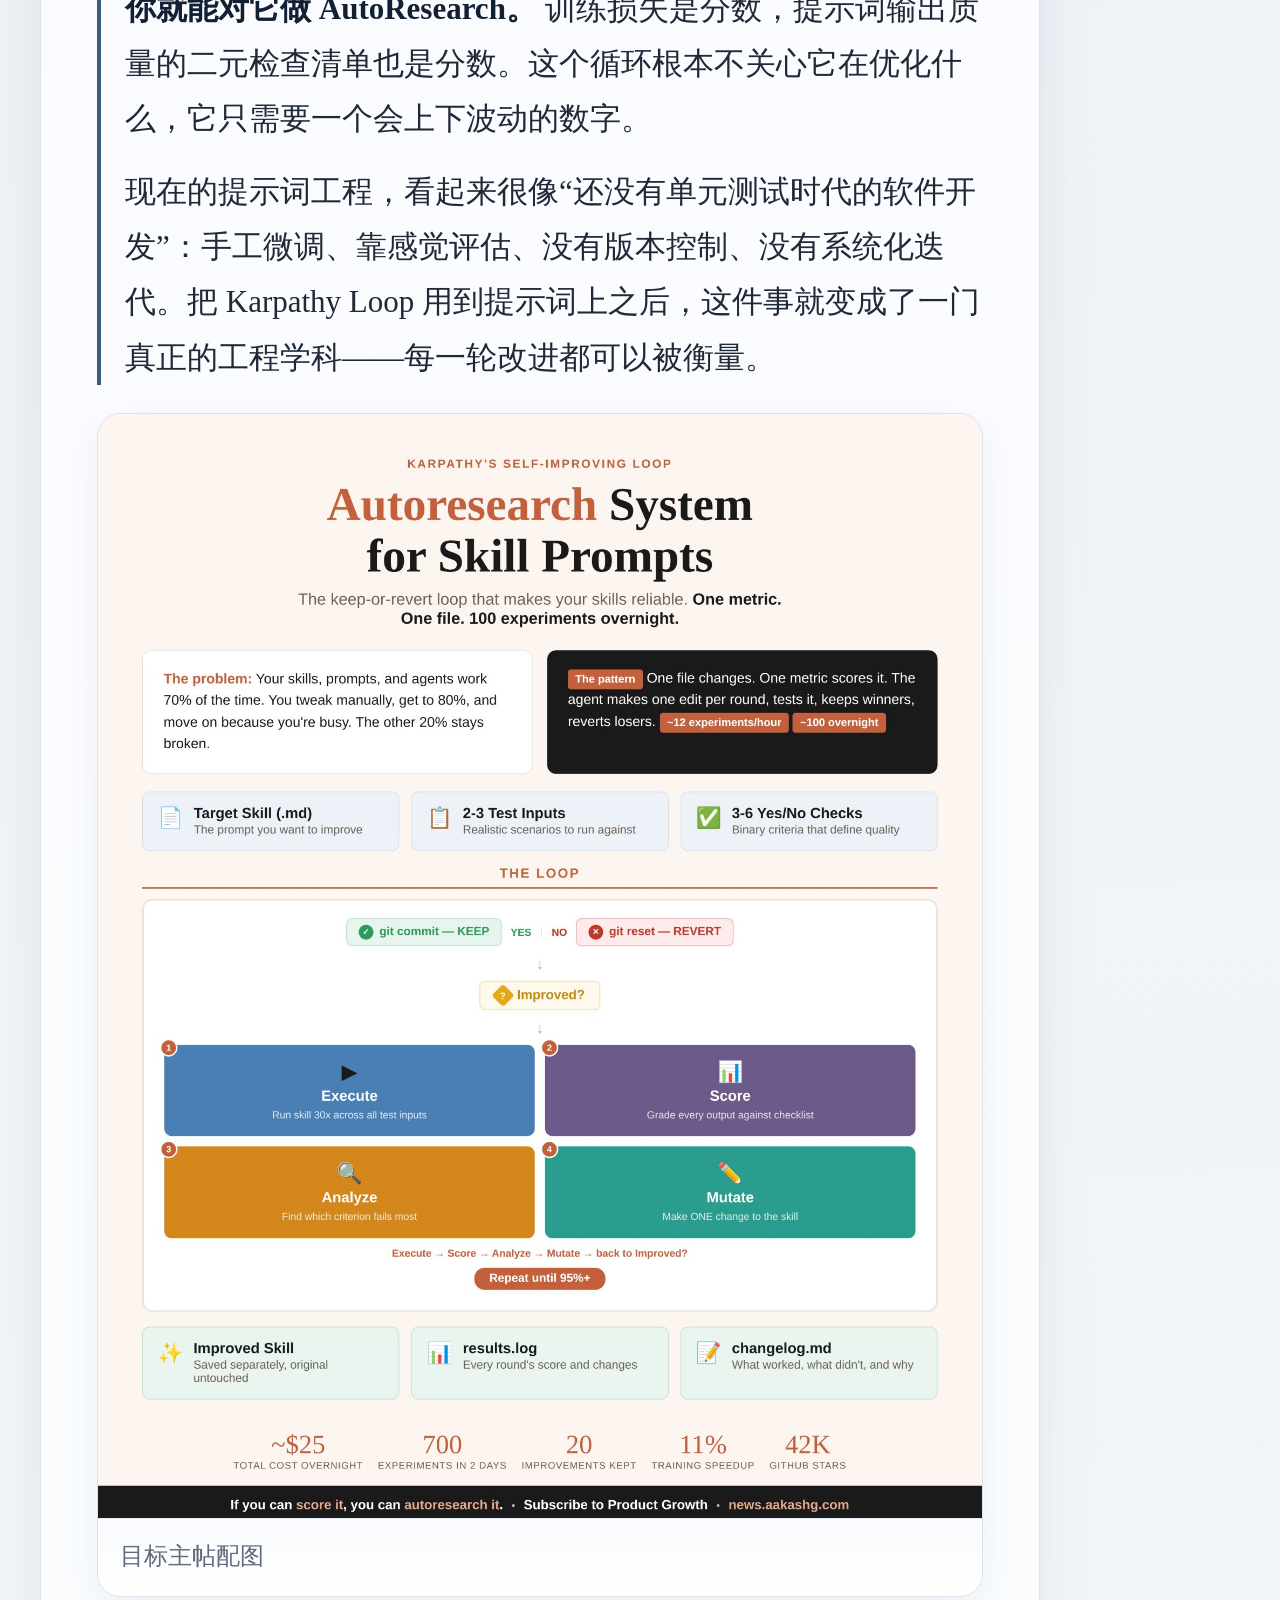
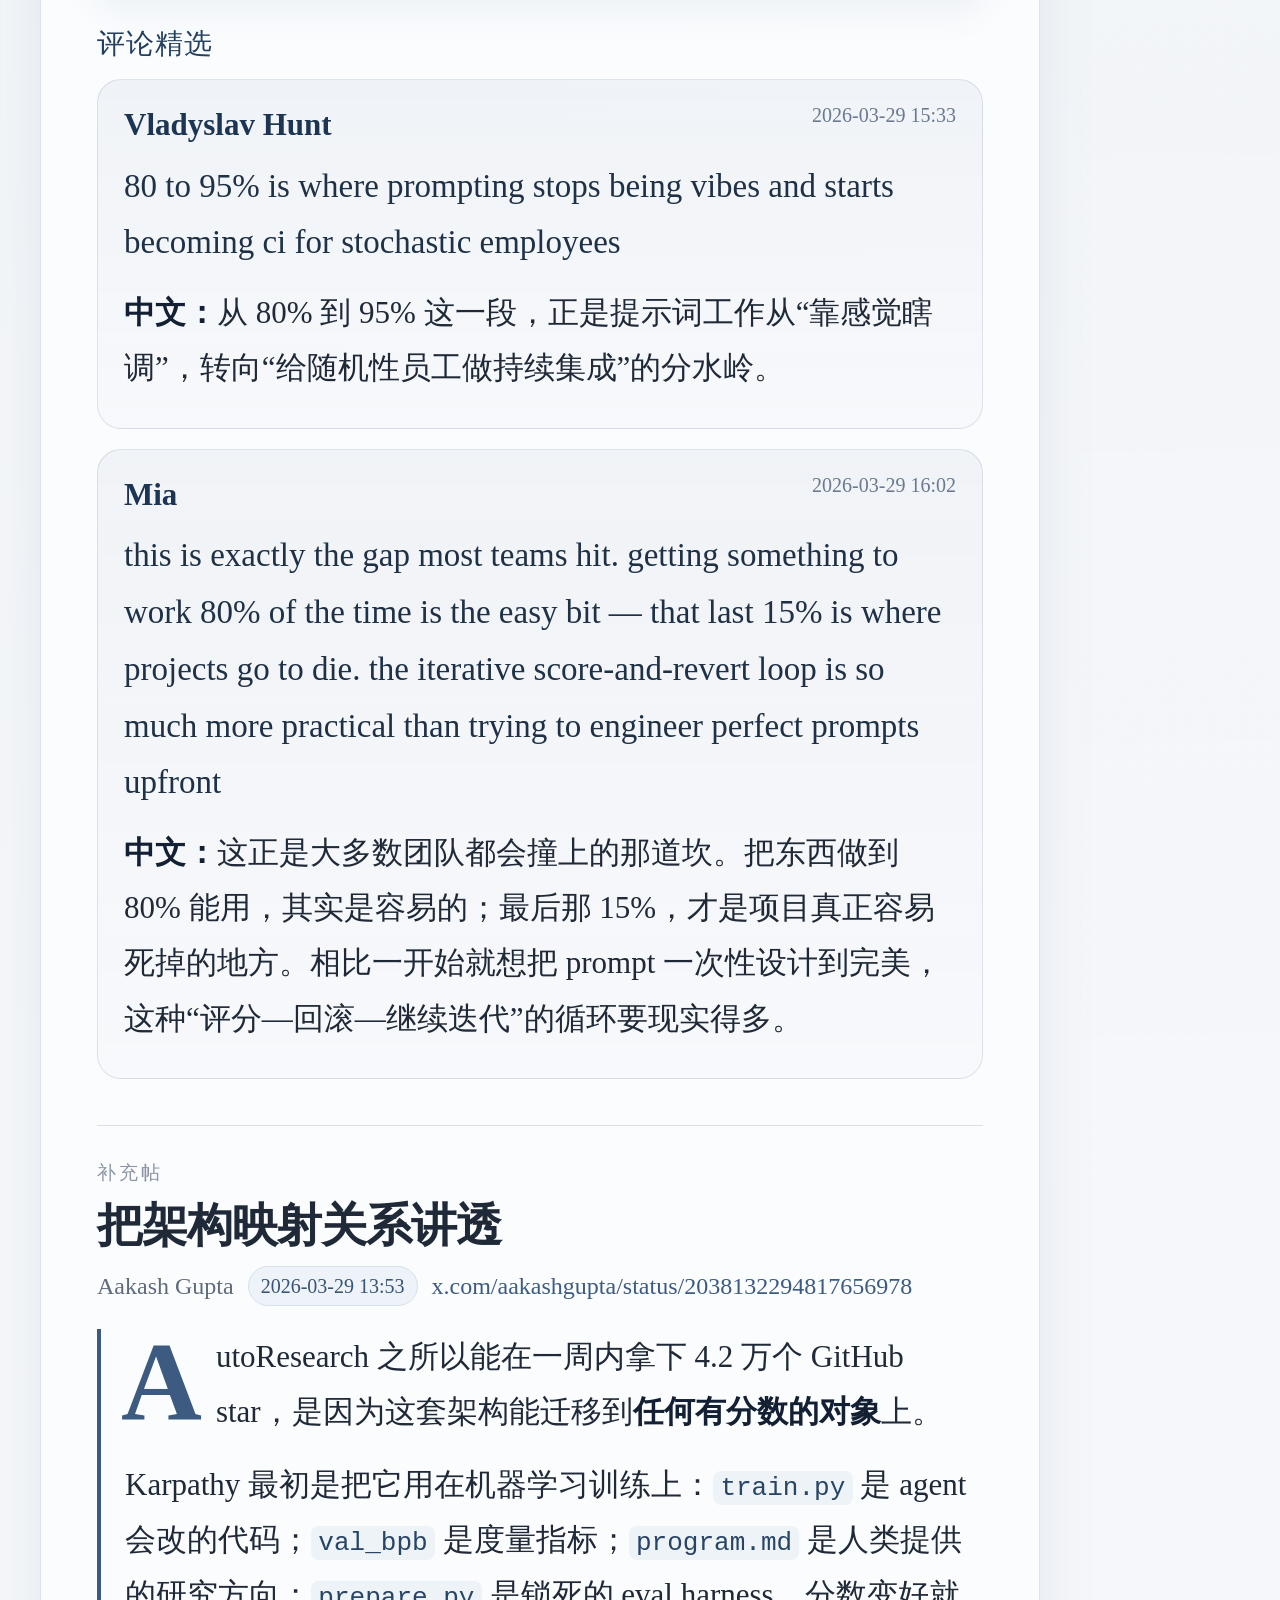
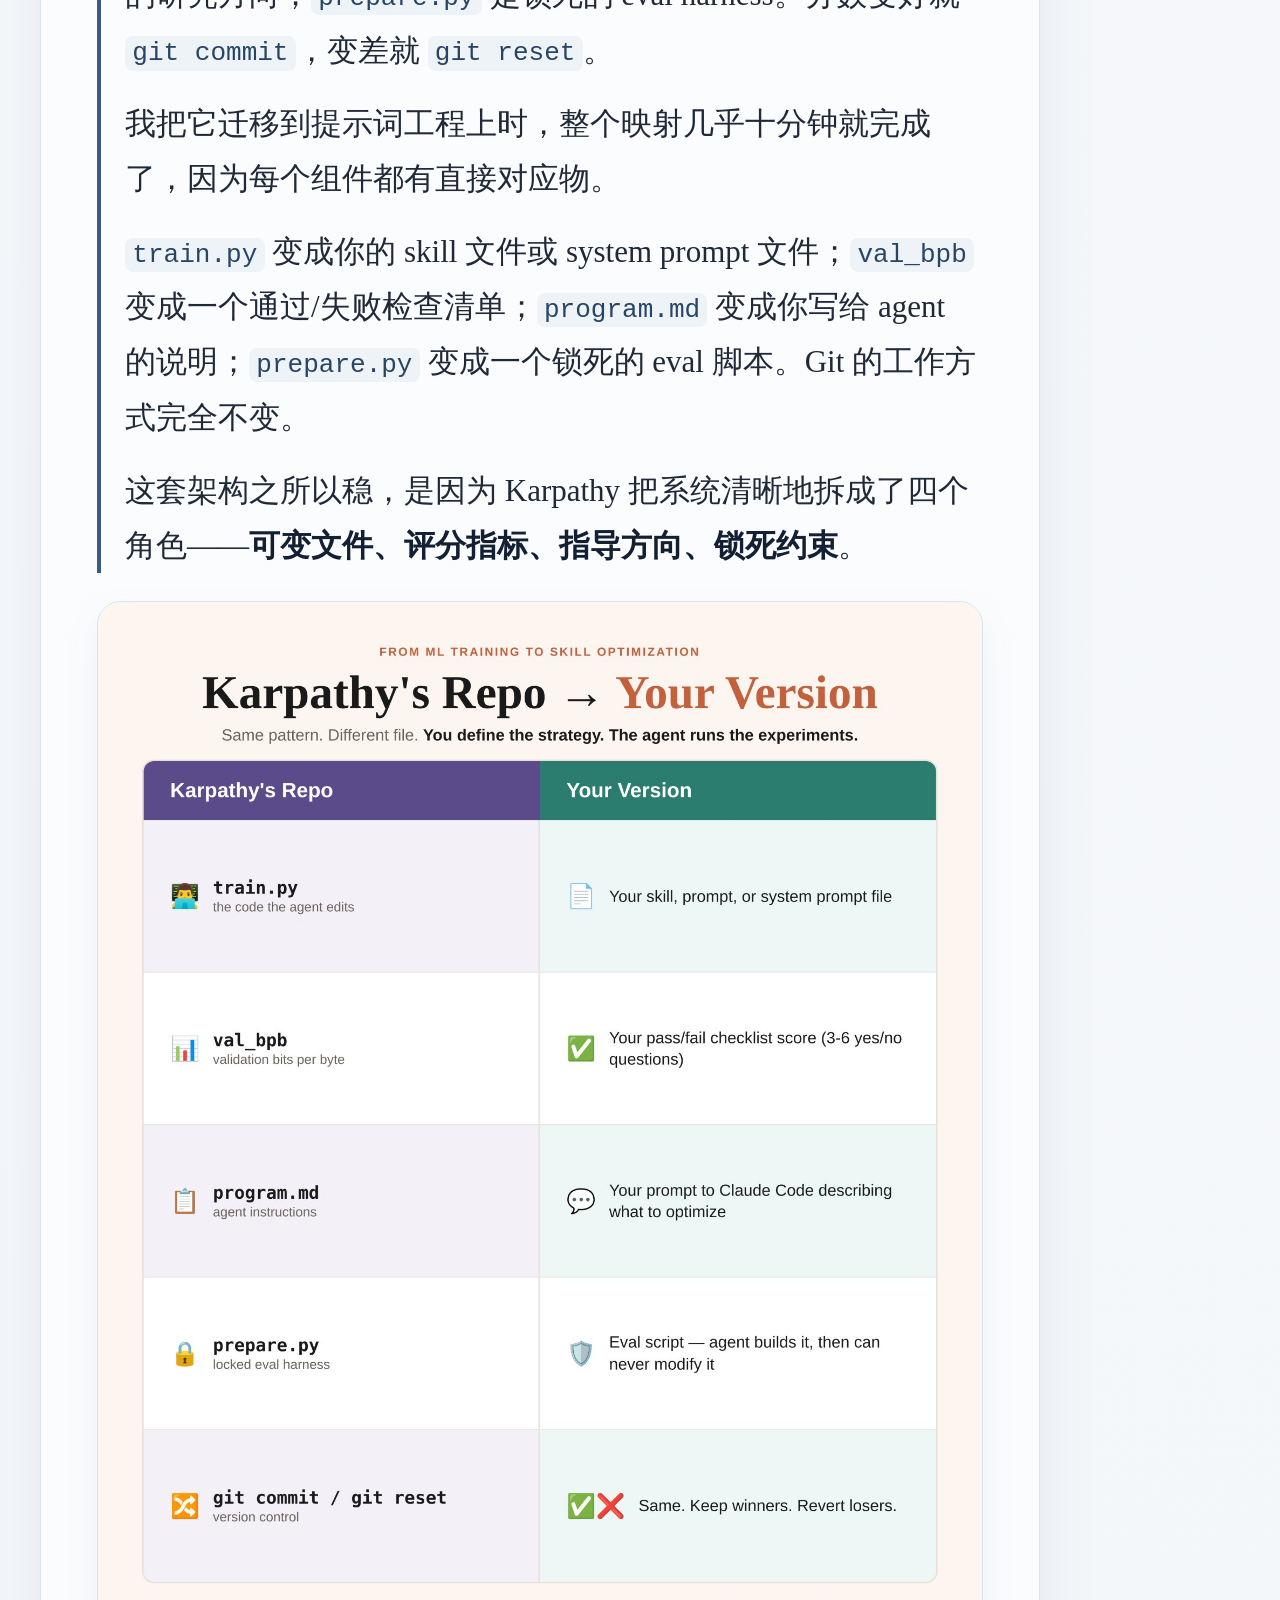
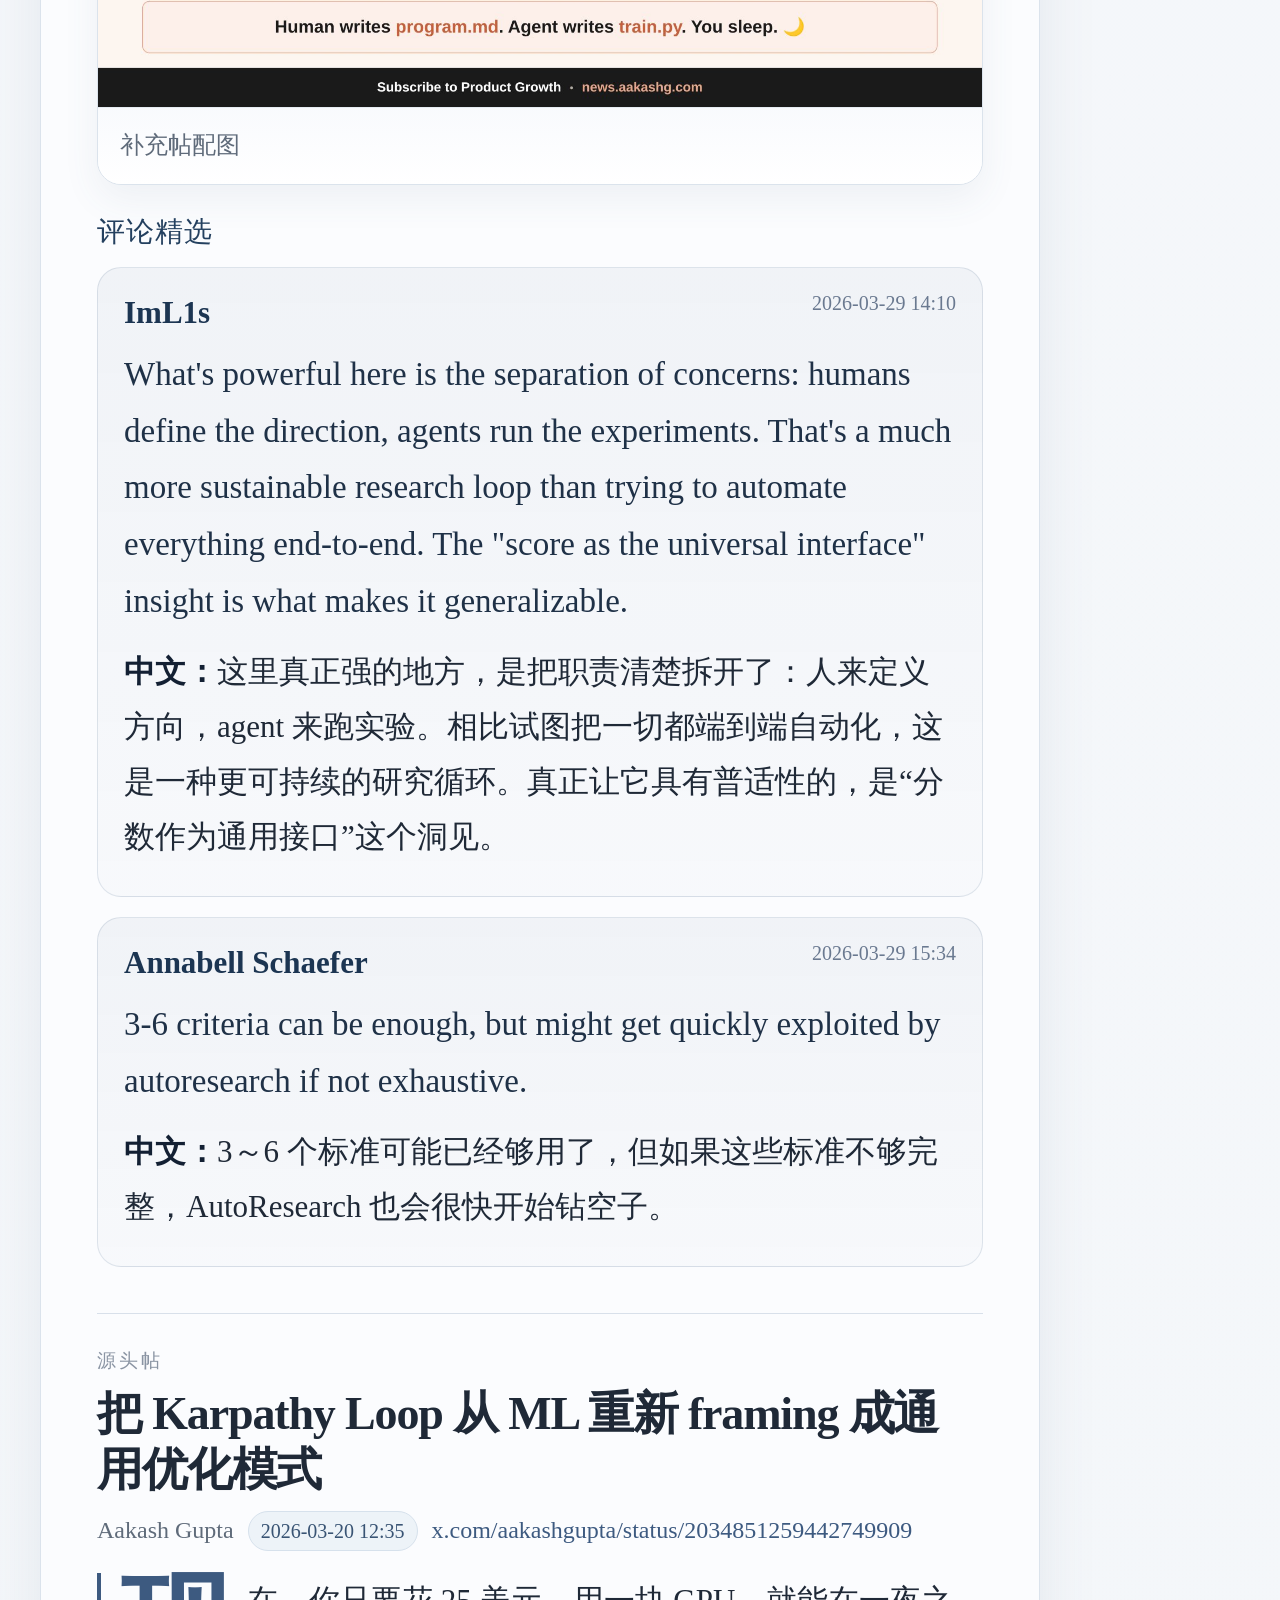
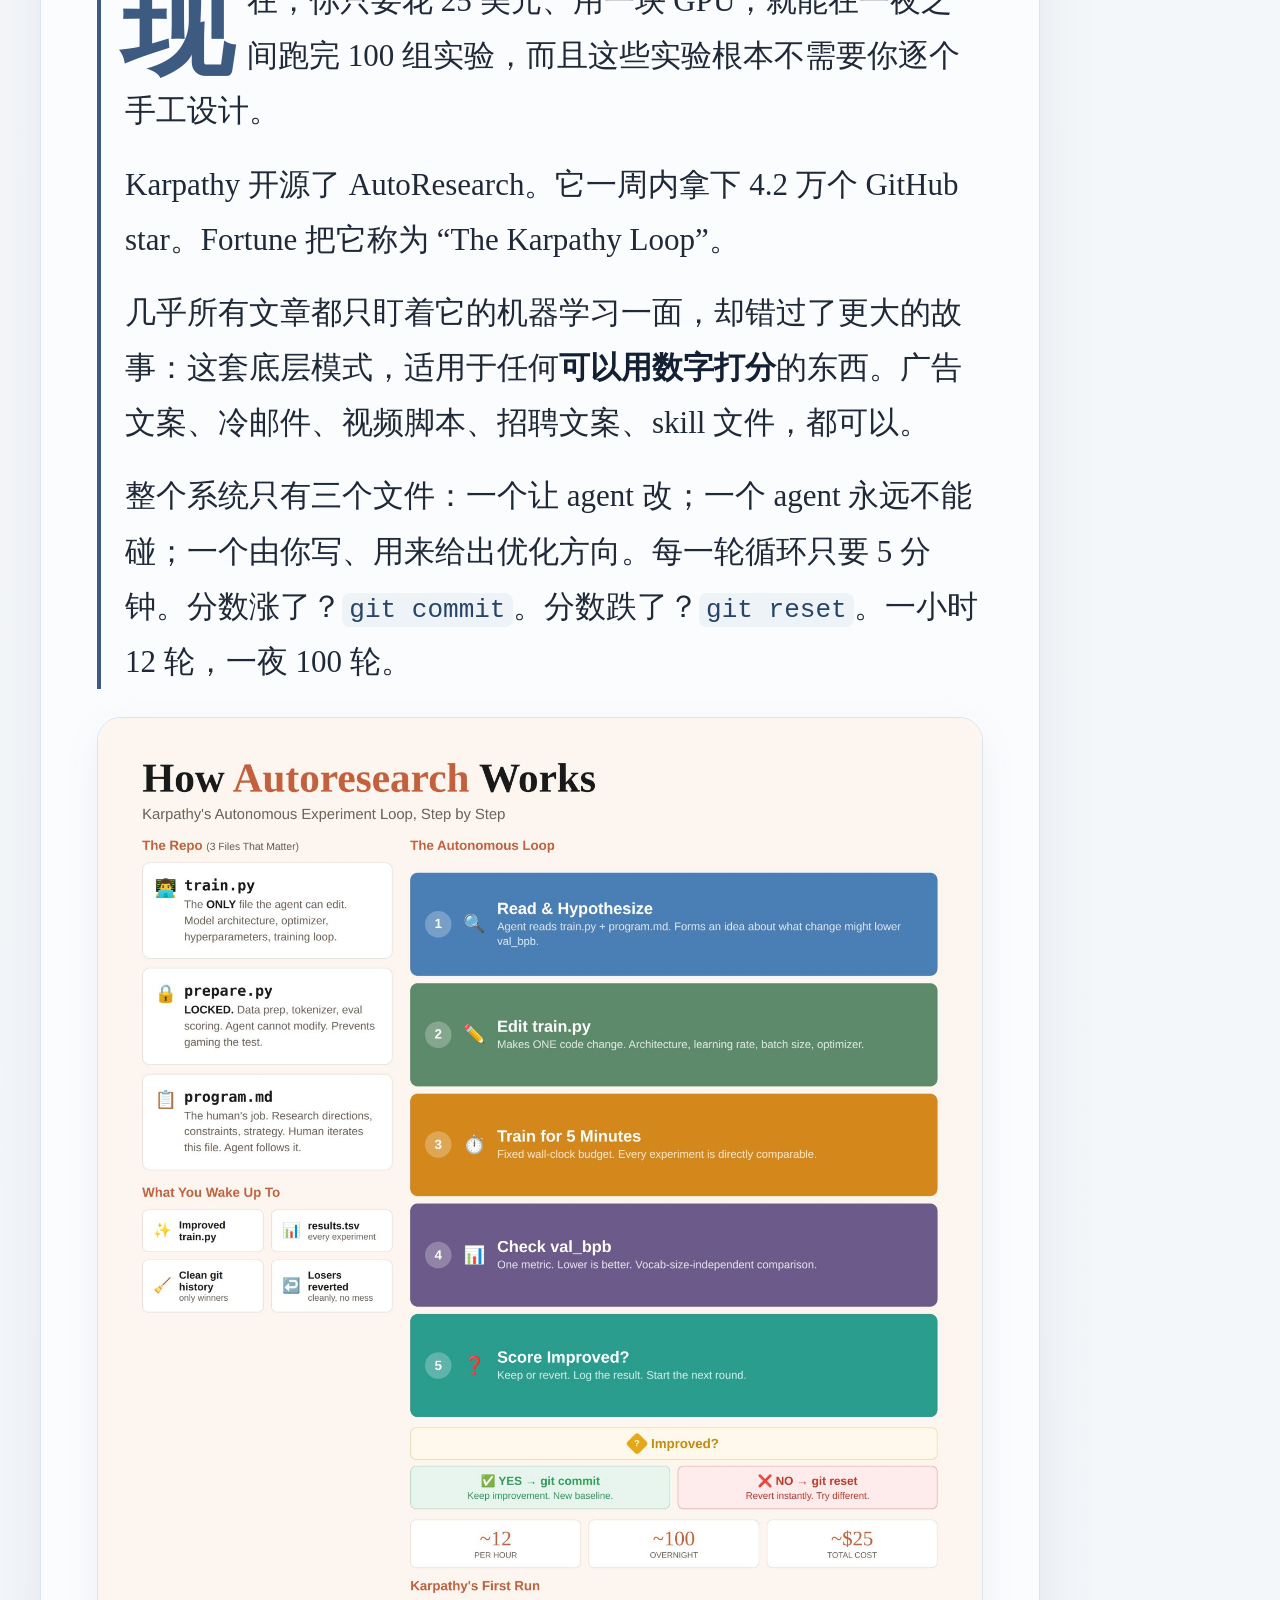
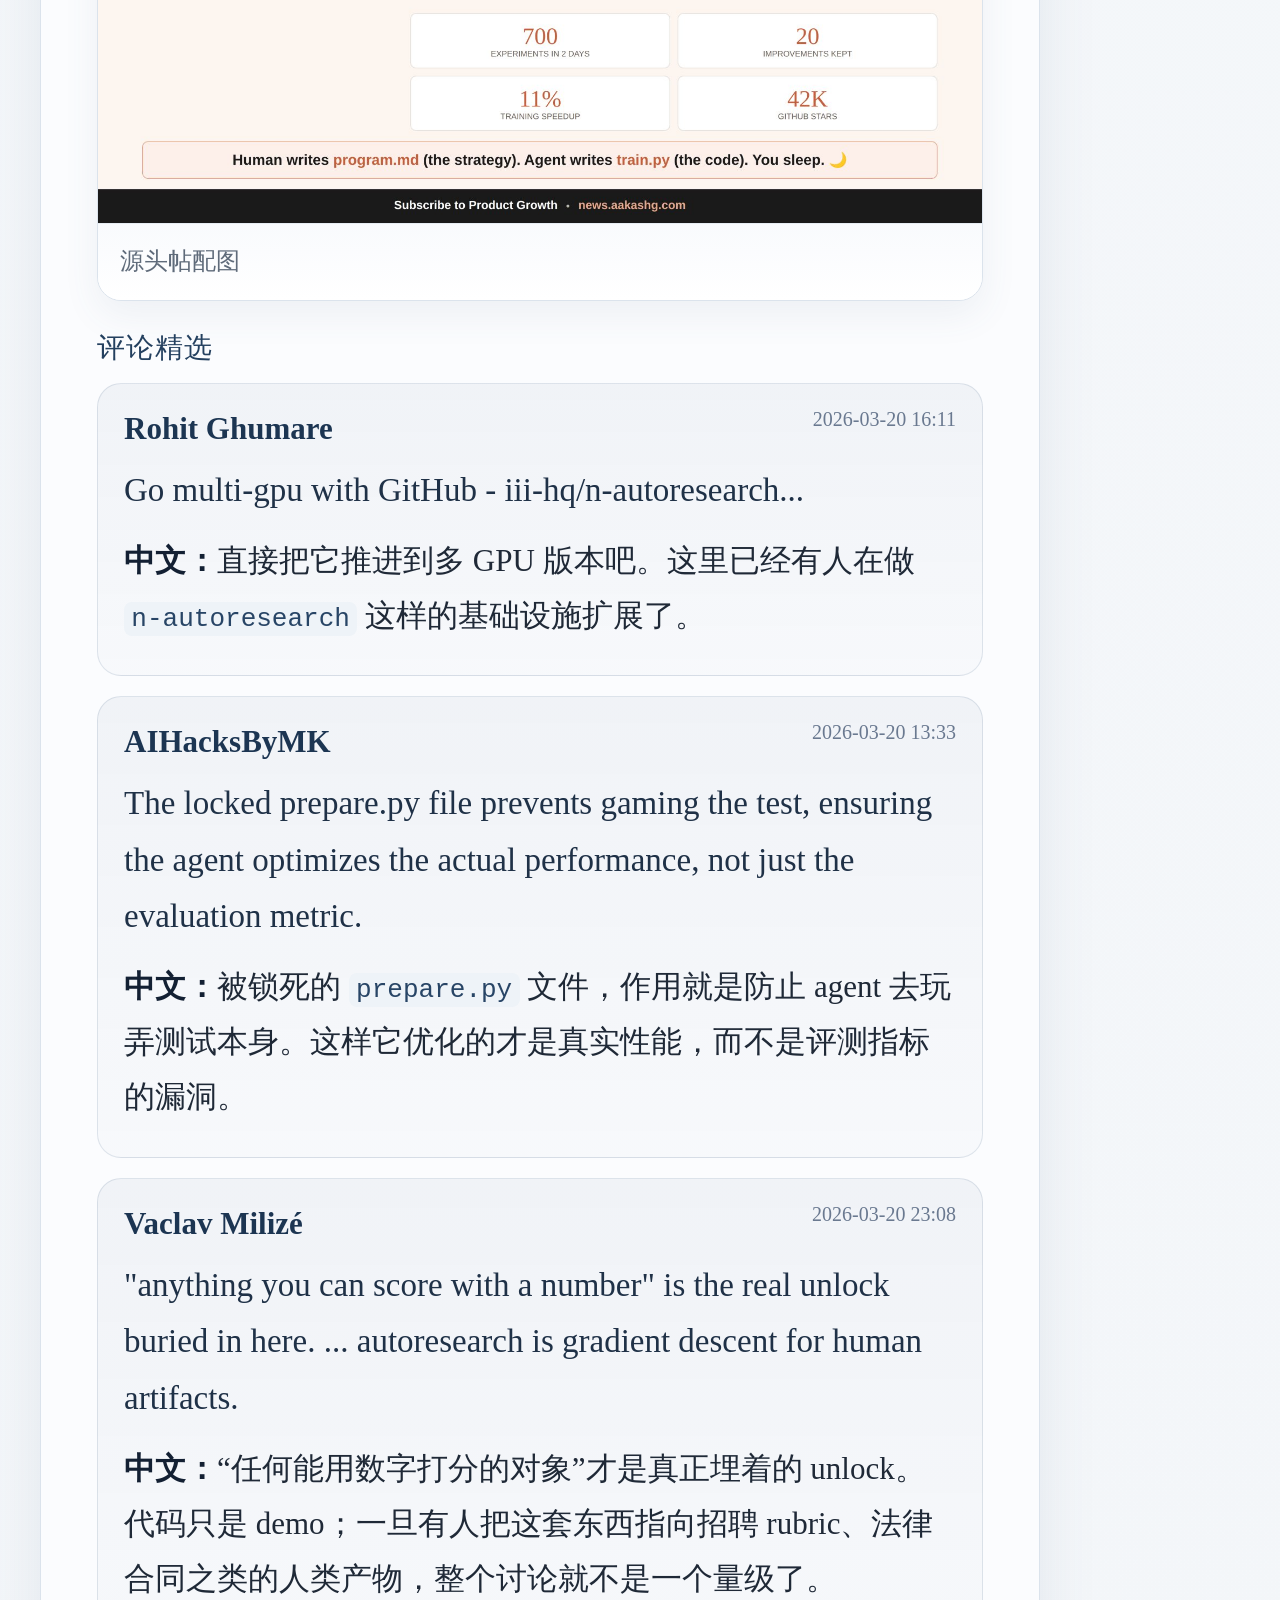
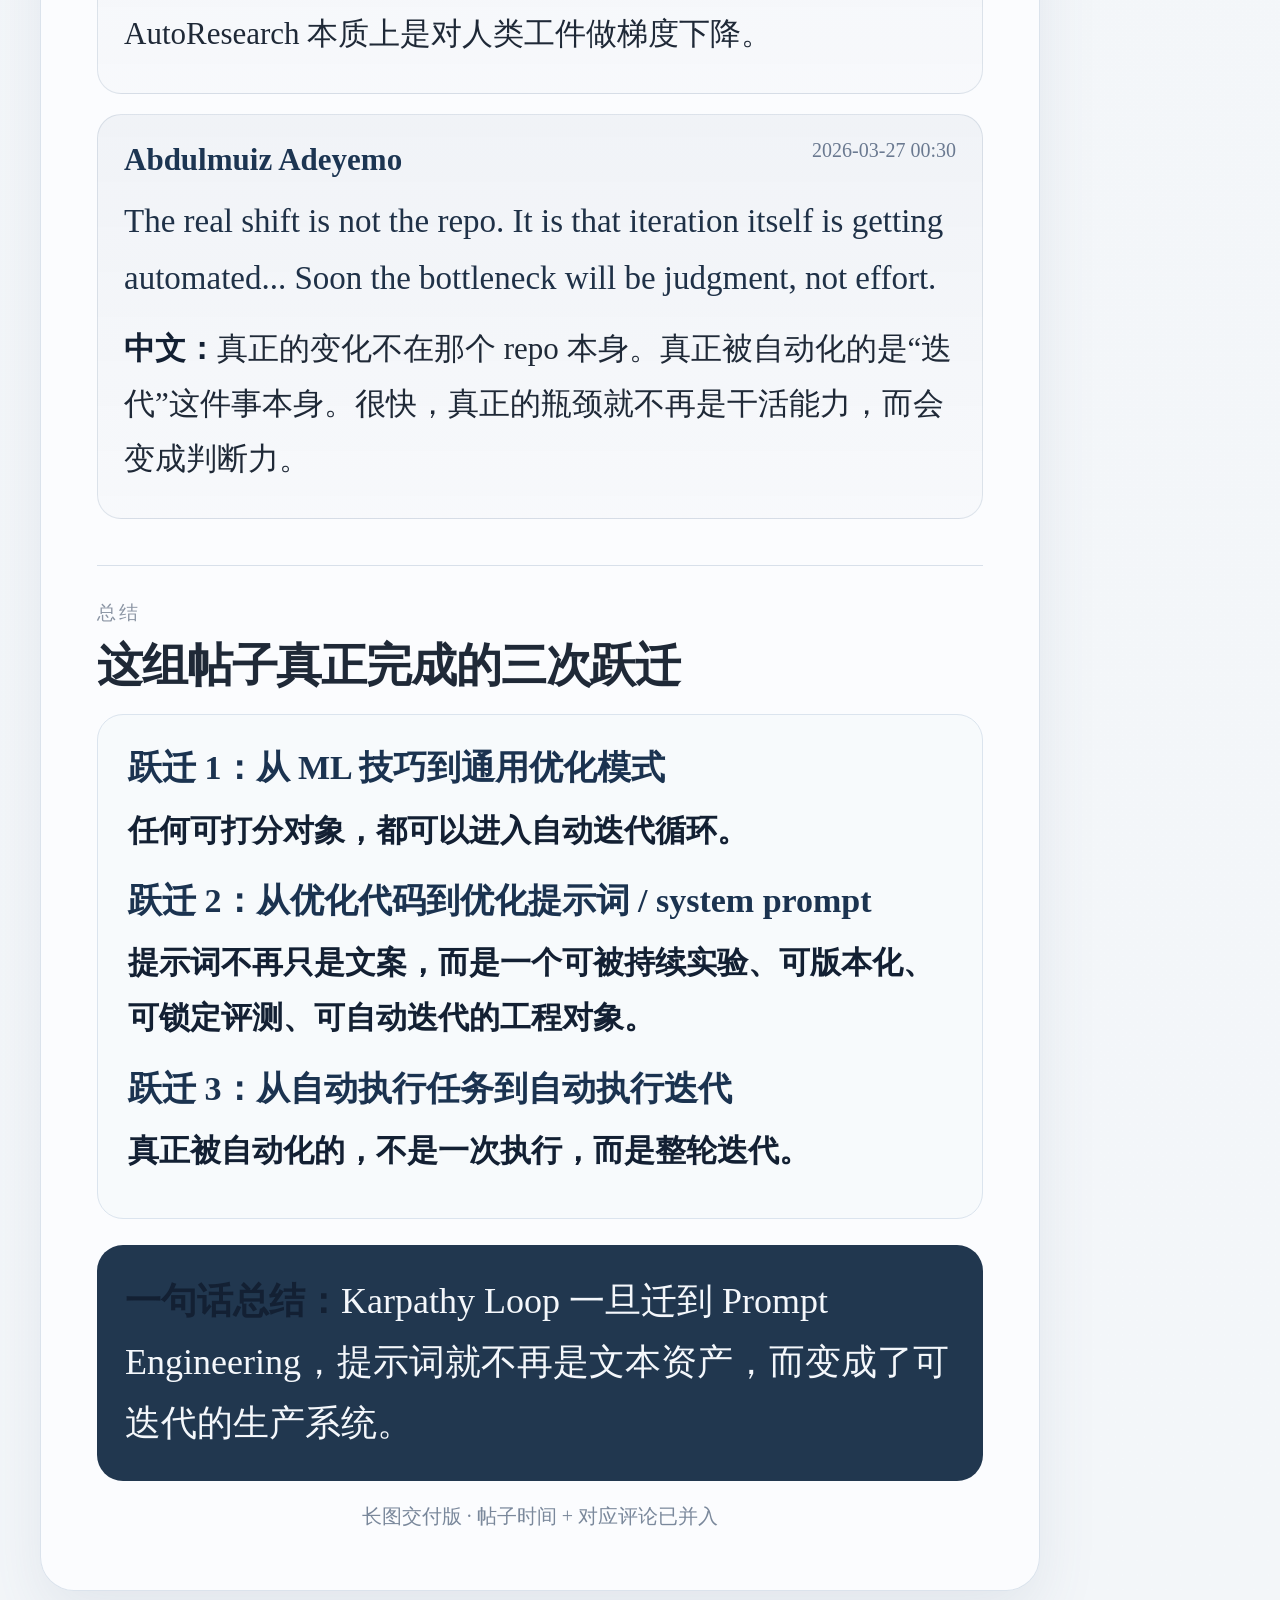
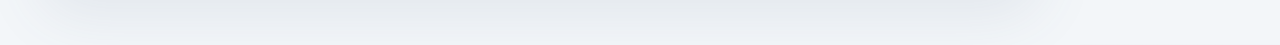
<file: docs/posts/aakash-prompt-loop-discussion-enriched-zh-cn/index.html>
<!DOCTYPE html><html lang="zh-CN"><head><meta charset="UTF-8" /><meta name="viewport" content="width=1080, initial-scale=1" /><title>Aakash Gupta：把 Karpathy Loop 用到提示词可靠性上</title><style>
:root{--bg:#f5f7fa;--paper:#fbfcfe;--ink:#1f2937;--muted:#5f6b7a;--soft:#8a94a3;--line:#d8e0ea;--accent:#3d5a80;--accent-soft:rgba(61,90,128,.08);}*{box-sizing:border-box}html,body{margin:0;width:1080px;background:radial-gradient(circle at top left, rgba(61,90,128,.06), transparent 34%),linear-gradient(180deg,#f6f8fb 0%,#f3f6f9 100%);color:var(--ink);font-family:"PingFang SC","Hiragino Sans GB","Noto Serif SC","Songti SC",serif}.page{width:1080px;padding:42px 40px 54px}.sheet{width:1000px;margin:0 auto;background:rgba(251,252,254,.93);border:1px solid rgba(216,224,234,.9);box-shadow:0 24px 60px rgba(78,97,123,.10);border-radius:34px;overflow:hidden}.hero{padding:54px 56px 34px;background:linear-gradient(180deg, rgba(61,90,128,.06), rgba(61,90,128,.01));border-bottom:1px solid var(--line)}.eyebrow{font-size:22px;letter-spacing:.14em;text-transform:uppercase;color:var(--accent);margin-bottom:18px}.hero h1{margin:0;font-size:74px;line-height:1.08;letter-spacing:-.035em;font-weight:700;max-width:880px}.dek{margin-top:22px;max-width:860px;font-size:30px;line-height:1.75;color:var(--muted)}.content{padding:18px 56px 54px}.section{padding:34px 0 26px;border-bottom:1px solid var(--line)}.section:last-child{border-bottom:none;padding-bottom:6px}.section-label{display:inline-block;font-size:19px;letter-spacing:.16em;text-transform:uppercase;color:var(--soft);margin-bottom:12px}.section h2{margin:0 0 12px;font-size:46px;line-height:1.22;letter-spacing:-.025em;color:var(--ink)}.meta{display:flex;gap:14px;flex-wrap:wrap;align-items:center;font-size:24px;line-height:1.7;color:var(--muted);margin-bottom:22px}.meta a{color:var(--accent);text-decoration:none}.timepill{display:inline-block;padding:4px 12px;border-radius:999px;background:#edf3f8;color:#395474;font-size:20px;line-height:1.5;border:1px solid #d6e1ec}blockquote{margin:0;padding:0 0 0 24px;border-left:4px solid var(--accent)}p,li{font-size:31px;line-height:1.78;color:var(--ink);margin:0 0 18px}.lead::first-letter{font-size:112px;line-height:.82;float:left;margin:8px 14px 0 -4px;color:var(--accent);font-weight:700}strong{color:#132033;font-weight:700}code{font-family:ui-monospace,"SF Mono",Menlo,monospace;font-size:.84em;background:#eef3f8;padding:.08em .28em;border-radius:8px;color:#284566}ol,ul{margin:0 0 18px 0;padding-left:34px}.image-card{margin:28px 0 16px;background:white;border:1px solid #dbe3ec;border-radius:24px;overflow:hidden;box-shadow:0 14px 36px rgba(78,97,123,.08)}.image-card img{display:block;width:100%;height:auto}.caption{padding:18px 22px 20px;font-size:24px;line-height:1.6;color:var(--muted);background:linear-gradient(180deg, rgba(248,250,253,.9), rgba(255,255,255,1));border-top:1px solid #e6ecf2}.comments-title{margin:26px 0 14px;font-size:28px;line-height:1.5;color:#24405f;letter-spacing:.04em}.comment{margin:0 0 20px;padding:24px 26px 18px;background:linear-gradient(180deg, rgba(61,90,128,.055), rgba(61,90,128,.02));border:1px solid rgba(61,90,128,.14);border-radius:24px}.comment-head{display:flex;justify-content:space-between;gap:12px;align-items:flex-start;margin-bottom:12px}.comment h3{margin:0;font-size:31px;line-height:1.35;color:#1c3552}.comment .ctime{font-size:20px;color:#6a7990;white-space:nowrap}.comment p{margin-bottom:14px}.quote{font-size:33px;line-height:1.72;color:#1f3147}.summary-box{margin-top:20px;padding:28px 30px 22px;background:#f7fafc;border:1px solid #dbe4ee;border-radius:26px}.summary-box h3{margin:0 0 10px;font-size:34px;line-height:1.45;color:#1b3350}.final{margin-top:26px;padding:26px 28px;border-radius:26px;background:#21374f;color:#f4f7fb}.final p{color:#f4f7fb;font-size:36px;line-height:1.7;margin:0}.footer{padding-top:22px;color:#7a889b;font-size:20px;text-align:center}</style></head><body><div class="page"><div class="sheet"><div class="hero"><div class="eyebrow">Prompt Reliability × Karpathy Loop</div><h1>Aakash Gupta：把 Karpathy Loop 用到提示词可靠性上</h1><div class="dek">这一版做了两处局部修正：一是每条主帖都补上明确时间，二是把优质评论直接挂回对应帖子下面。这样时间线和讨论线就能一眼对上。</div></div><div class="content"><section class="section"><div class="section-label">主帖</div><h2>把 prompt 从 80% 可靠，推进到 95% 可靠</h2><div class="meta"><span>Aakash Gupta</span><span class="timepill">2026-03-29 14:50</span><a href="https://x.com/aakashgupta/status/2038146639303512255">x.com/aakashgupta/status/2038146639303512255</a></div><blockquote><p class="lead">我把 Karpathy 的那套循环，应用到了每个使用 AI agent 的团队都会卡住的那个问题上：怎么把提示词从 <strong>80% 可靠</strong> 推到 <strong>95% 可靠</strong>。</p><p>这套模式几乎是原样迁移的。一个文件负责变化，一个指标负责打分。agent 每一轮只改一个地方，测试它，保留赢家，撤销输家。一小时 12 轮，一夜 100 轮。</p><p>你不再是在优化训练脚本，而是在优化任何会被反复使用的提示词或系统指令：客服 agent 的提示词、内部工作流自动化、数据抽取流水线、代码评审指令……凡是那种你曾认真写过、把它调到“差不多能用”以后，就因为手工迭代的边际收益越来越低而停下来的东西，都适用。</p><p>整个设置只需要三样东西：目标提示词、2～3 个真实测试输入、以及 3～6 个二元的是/否检查项，用来定义“质量”。</p><p>Karpathy 真正可以迁移出 ML 的洞见是：<strong>只要你能给它打分，你就能对它做 AutoResearch。</strong> 训练损失是分数，提示词输出质量的二元检查清单也是分数。这个循环根本不关心它在优化什么，它只需要一个会上下波动的数字。</p><p>现在的提示词工程，看起来很像“还没有单元测试时代的软件开发”：手工微调、靠感觉评估、没有版本控制、没有系统化迭代。把 Karpathy Loop 用到提示词上之后，这件事就变成了一门真正的工程学科——每一轮改进都可以被衡量。</p></blockquote><div class="image-card"><img src="./assets/main-tweet-image.jpg" alt="目标主帖配图"><div class="caption">目标主帖配图</div></div><div class="comments-title">评论精选</div><div class="comment"><div class="comment-head"><h3>Vladyslav Hunt</h3><div class="ctime">2026-03-29 15:33</div></div><p class="quote">80 to 95% is where prompting stops being vibes and starts becoming ci for stochastic employees</p><p><strong>中文：</strong>从 80% 到 95% 这一段，正是提示词工作从“靠感觉瞎调”，转向“给随机性员工做持续集成”的分水岭。</p></div><div class="comment"><div class="comment-head"><h3>Mia</h3><div class="ctime">2026-03-29 16:02</div></div><p class="quote">this is exactly the gap most teams hit. getting something to work 80% of the time is the easy bit — that last 15% is where projects go to die. the iterative score-and-revert loop is so much more practical than trying to engineer perfect prompts upfront</p><p><strong>中文：</strong>这正是大多数团队都会撞上的那道坎。把东西做到 80% 能用，其实是容易的；最后那 15%，才是项目真正容易死掉的地方。相比一开始就想把 prompt 一次性设计到完美，这种“评分—回滚—继续迭代”的循环要现实得多。</p></div></section><section class="section"><div class="section-label">补充帖</div><h2>把架构映射关系讲透</h2><div class="meta"><span>Aakash Gupta</span><span class="timepill">2026-03-29 13:53</span><a href="https://x.com/aakashgupta/status/2038132294817656978">x.com/aakashgupta/status/2038132294817656978</a></div><blockquote><p class="lead">AutoResearch 之所以能在一周内拿下 4.2 万个 GitHub star，是因为这套架构能迁移到<strong>任何有分数的对象</strong>上。</p><p>Karpathy 最初是把它用在机器学习训练上：<code>train.py</code> 是 agent 会改的代码；<code>val_bpb</code> 是度量指标；<code>program.md</code> 是人类提供的研究方向；<code>prepare.py</code> 是锁死的 eval harness。分数变好就 <code>git commit</code>，变差就 <code>git reset</code>。</p><p>我把它迁移到提示词工程上时，整个映射几乎十分钟就完成了，因为每个组件都有直接对应物。</p><p><code>train.py</code> 变成你的 skill 文件或 system prompt 文件；<code>val_bpb</code> 变成一个通过/失败检查清单；<code>program.md</code> 变成你写给 agent 的说明；<code>prepare.py</code> 变成一个锁死的 eval 脚本。Git 的工作方式完全不变。</p><p>这套架构之所以稳，是因为 Karpathy 把系统清晰地拆成了四个角色——<strong>可变文件、评分指标、指导方向、锁死约束</strong>。</p></blockquote><div class="image-card"><img src="./assets/followup-tweet-image.jpg" alt="补充帖配图"><div class="caption">补充帖配图</div></div><div class="comments-title">评论精选</div><div class="comment"><div class="comment-head"><h3>ImL1s</h3><div class="ctime">2026-03-29 14:10</div></div><p class="quote">What's powerful here is the separation of concerns: humans define the direction, agents run the experiments. That's a much more sustainable research loop than trying to automate everything end-to-end. The "score as the universal interface" insight is what makes it generalizable.</p><p><strong>中文：</strong>这里真正强的地方，是把职责清楚拆开了：人来定义方向，agent 来跑实验。相比试图把一切都端到端自动化，这是一种更可持续的研究循环。真正让它具有普适性的，是“分数作为通用接口”这个洞见。</p></div><div class="comment"><div class="comment-head"><h3>Annabell Schaefer</h3><div class="ctime">2026-03-29 15:34</div></div><p class="quote">3-6 criteria can be enough, but might get quickly exploited by autoresearch if not exhaustive.</p><p><strong>中文：</strong>3～6 个标准可能已经够用了，但如果这些标准不够完整，AutoResearch 也会很快开始钻空子。</p></div></section><section class="section"><div class="section-label">源头帖</div><h2>把 Karpathy Loop 从 ML 重新 framing 成通用优化模式</h2><div class="meta"><span>Aakash Gupta</span><span class="timepill">2026-03-20 12:35</span><a href="https://x.com/aakashgupta/status/2034851259442749909">x.com/aakashgupta/status/2034851259442749909</a></div><blockquote><p class="lead">现在，你只要花 25 美元、用一块 GPU，就能在一夜之间跑完 100 组实验，而且这些实验根本不需要你逐个手工设计。</p><p>Karpathy 开源了 AutoResearch。它一周内拿下 4.2 万个 GitHub star。Fortune 把它称为 “The Karpathy Loop”。</p><p>几乎所有文章都只盯着它的机器学习一面，却错过了更大的故事：这套底层模式，适用于任何<strong>可以用数字打分</strong>的东西。广告文案、冷邮件、视频脚本、招聘文案、skill 文件，都可以。</p><p>整个系统只有三个文件：一个让 agent 改；一个 agent 永远不能碰；一个由你写、用来给出优化方向。每一轮循环只要 5 分钟。分数涨了？<code>git commit</code>。分数跌了？<code>git reset</code>。一小时 12 轮，一夜 100 轮。</p></blockquote><div class="image-card"><img src="./assets/source-tweet-image.jpg" alt="源头帖配图"><div class="caption">源头帖配图</div></div><div class="comments-title">评论精选</div><div class="comment"><div class="comment-head"><h3>Rohit Ghumare</h3><div class="ctime">2026-03-20 16:11</div></div><p class="quote">Go multi-gpu with GitHub - iii-hq/n-autoresearch...</p><p><strong>中文：</strong>直接把它推进到多 GPU 版本吧。这里已经有人在做 <code>n-autoresearch</code> 这样的基础设施扩展了。</p></div><div class="comment"><div class="comment-head"><h3>AIHacksByMK</h3><div class="ctime">2026-03-20 13:33</div></div><p class="quote">The locked prepare.py file prevents gaming the test, ensuring the agent optimizes the actual performance, not just the evaluation metric.</p><p><strong>中文：</strong>被锁死的 <code>prepare.py</code> 文件，作用就是防止 agent 去玩弄测试本身。这样它优化的才是真实性能，而不是评测指标的漏洞。</p></div><div class="comment"><div class="comment-head"><h3>Vaclav Milizé</h3><div class="ctime">2026-03-20 23:08</div></div><p class="quote">"anything you can score with a number" is the real unlock buried in here. ... autoresearch is gradient descent for human artifacts.</p><p><strong>中文：</strong>“任何能用数字打分的对象”才是真正埋着的 unlock。代码只是 demo；一旦有人把这套东西指向招聘 rubric、法律合同之类的人类产物，整个讨论就不是一个量级了。AutoResearch 本质上是对人类工件做梯度下降。</p></div><div class="comment"><div class="comment-head"><h3>Abdulmuiz Adeyemo</h3><div class="ctime">2026-03-27 00:30</div></div><p class="quote">The real shift is not the repo. It is that iteration itself is getting automated... Soon the bottleneck will be judgment, not effort.</p><p><strong>中文：</strong>真正的变化不在那个 repo 本身。真正被自动化的是“迭代”这件事本身。很快，真正的瓶颈就不再是干活能力，而会变成判断力。</p></div></section><section class="section"><div class="section-label">总结</div><h2>这组帖子真正完成的三次跃迁</h2><div class="summary-box"><h3>跃迁 1：从 ML 技巧到通用优化模式</h3><p><strong>任何可打分对象，都可以进入自动迭代循环。</strong></p><h3>跃迁 2：从优化代码到优化提示词 / system prompt</h3><p><strong>提示词不再只是文案，而是一个可被持续实验、可版本化、可锁定评测、可自动迭代的工程对象。</strong></p><h3>跃迁 3：从自动执行任务到自动执行迭代</h3><p><strong>真正被自动化的，不是一次执行，而是整轮迭代。</strong></p></div><div class="final"><p><strong>一句话总结：</strong>Karpathy Loop 一旦迁到 Prompt Engineering，提示词就不再是文本资产，而变成了可迭代的生产系统。</p></div><div class="footer">长图交付版 · 帖子时间 + 对应评论已并入</div></section></div></div></div></body></html>
</file>
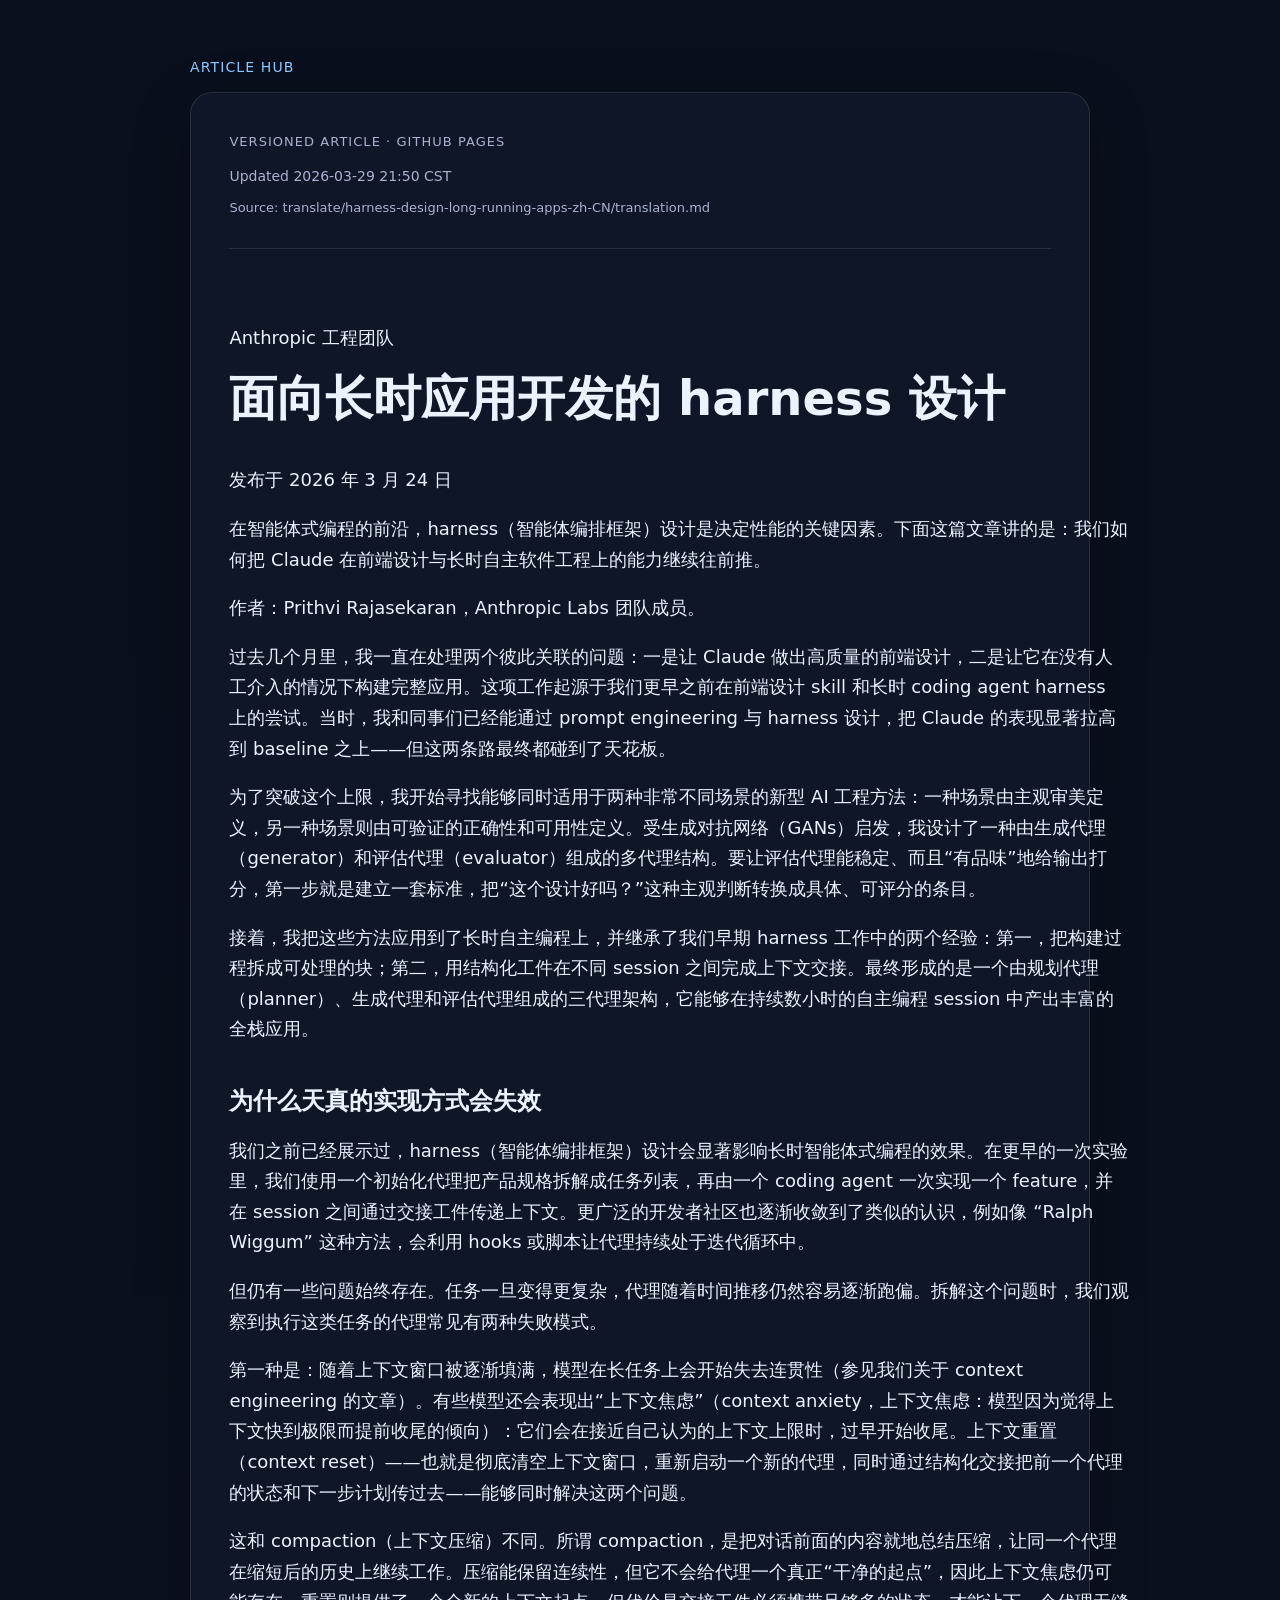
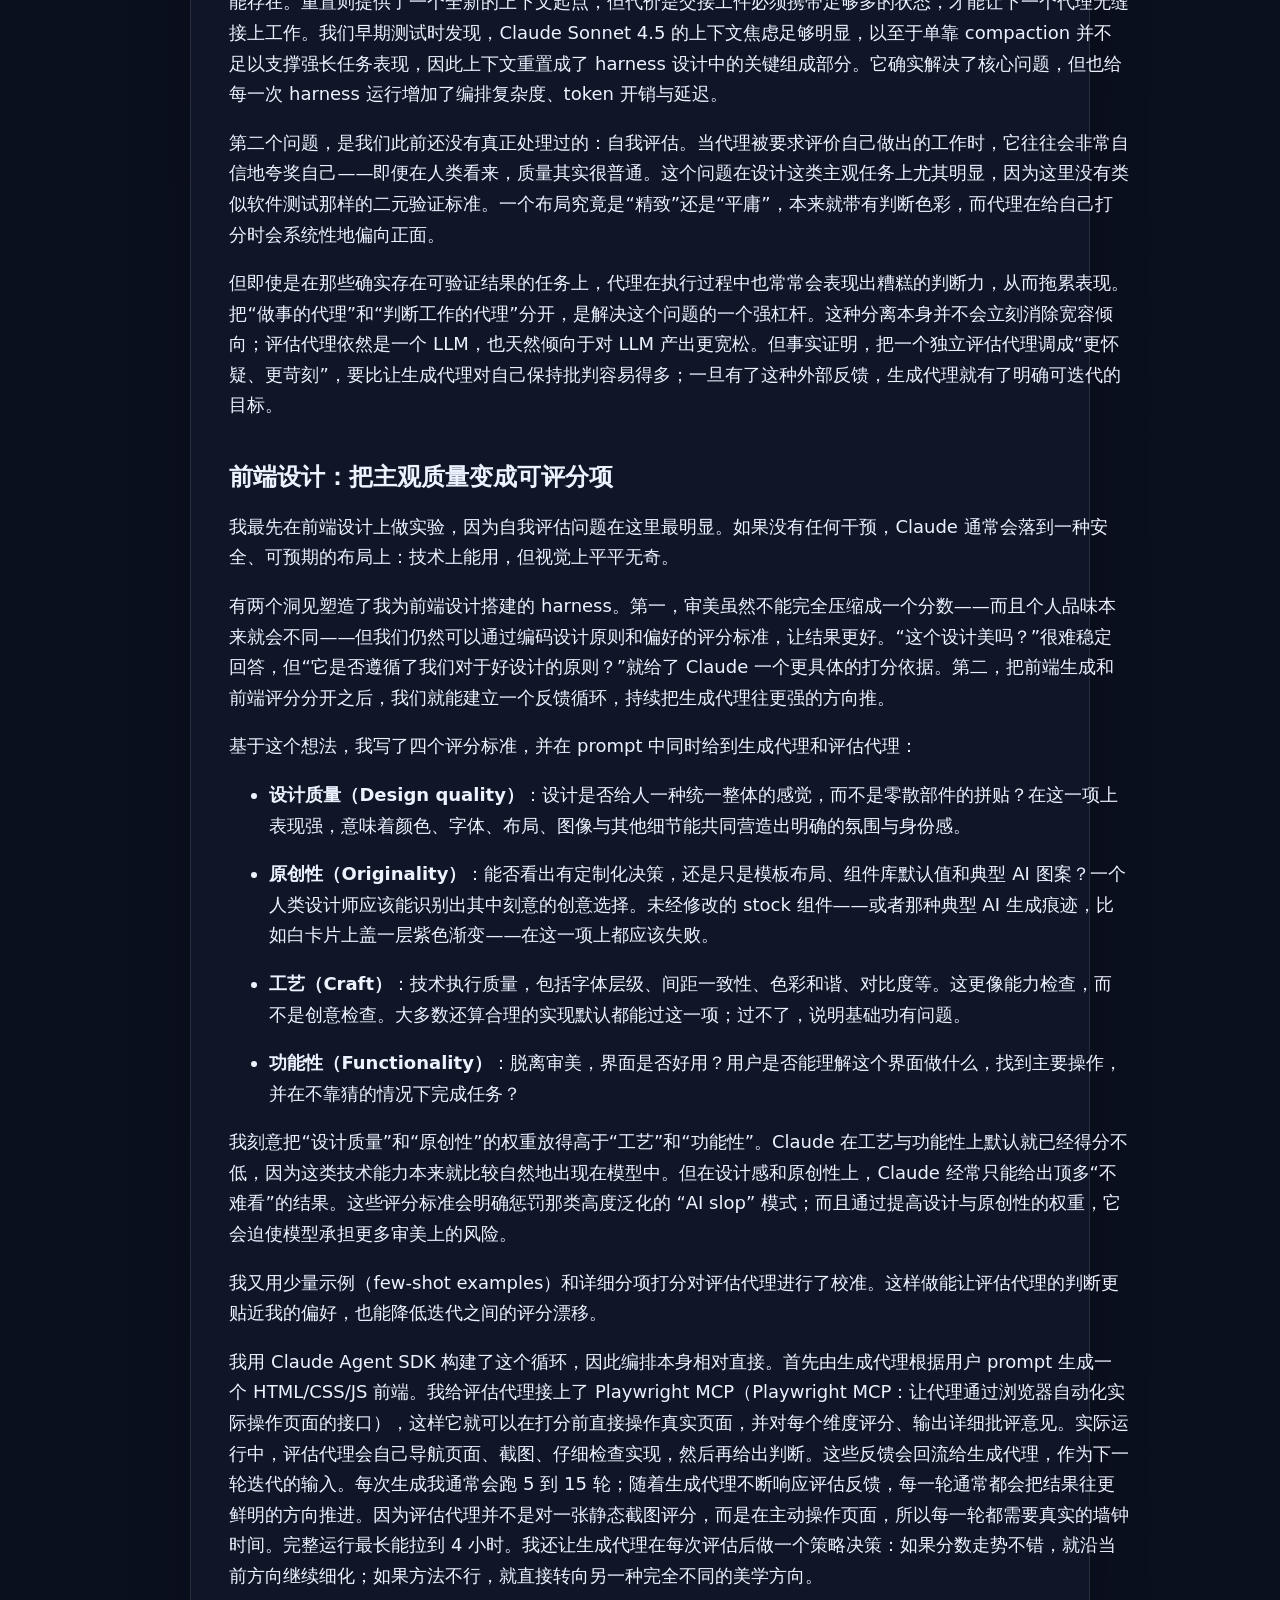
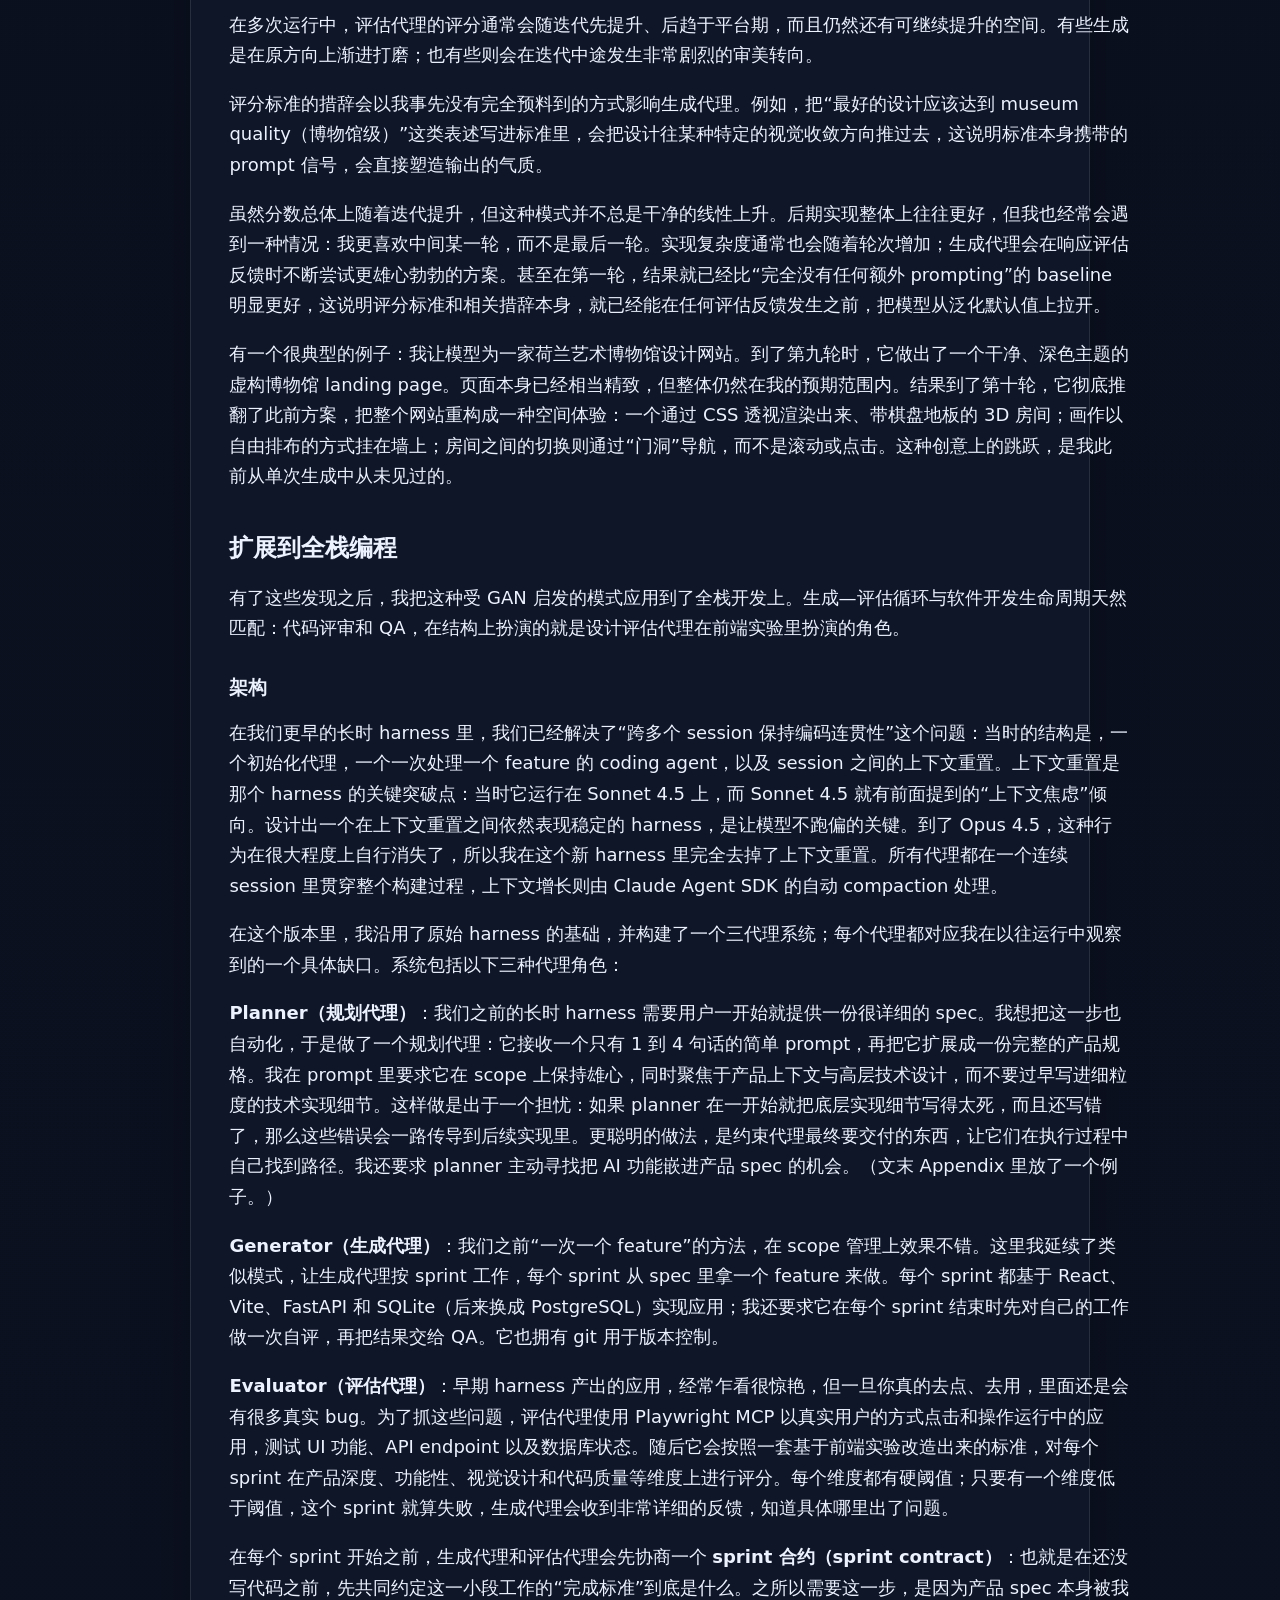
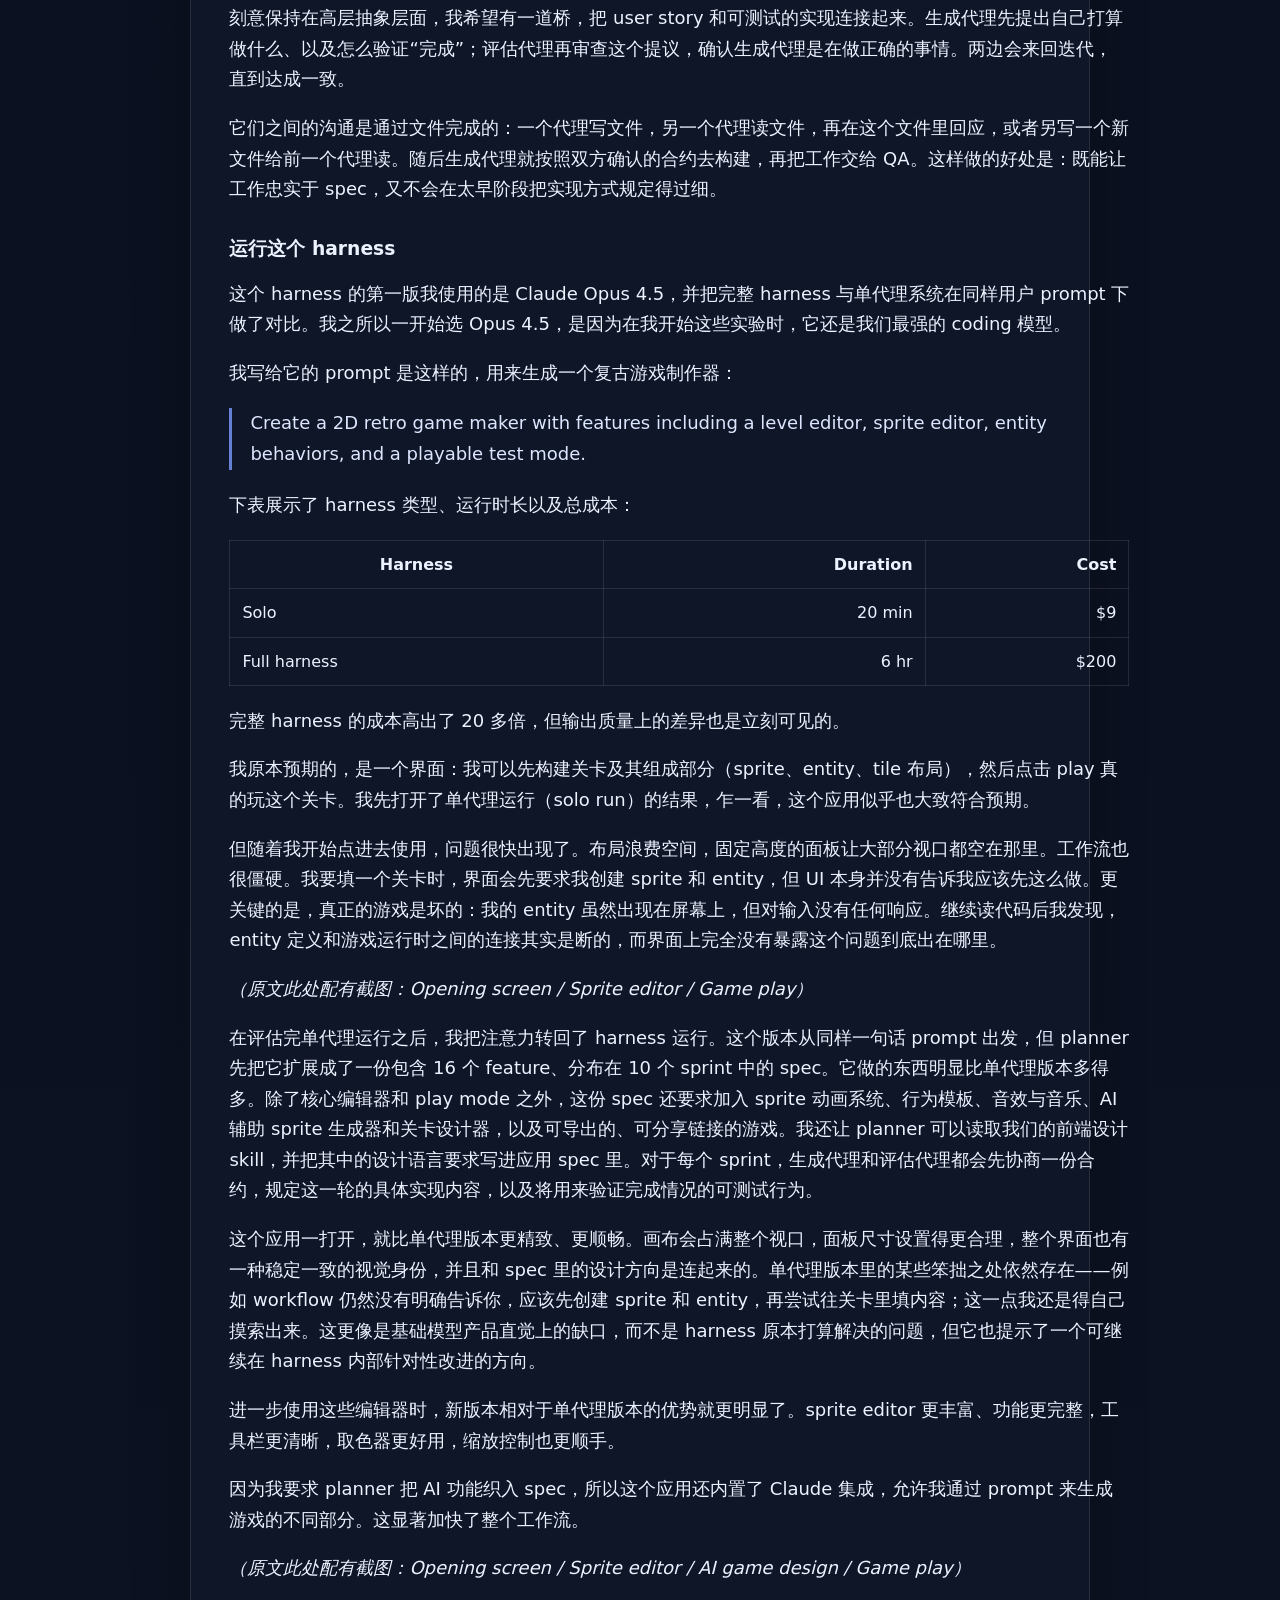
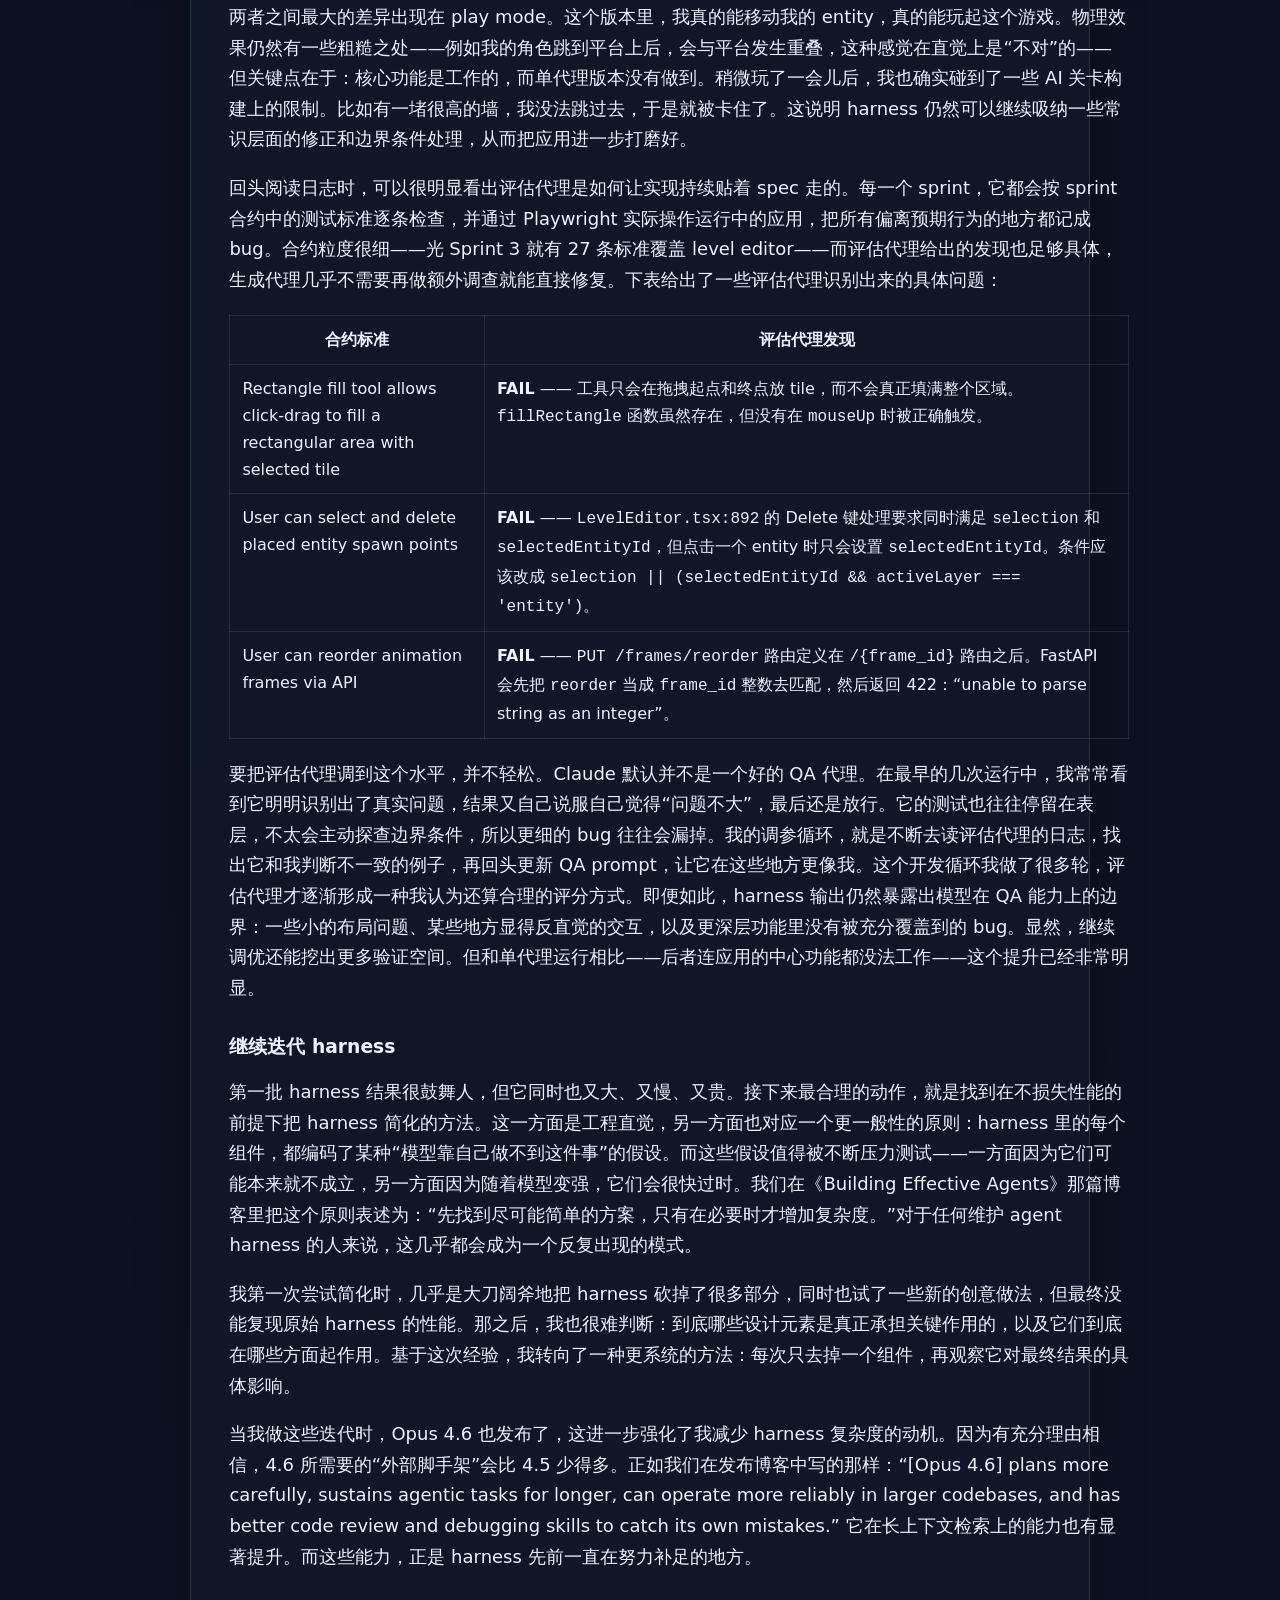
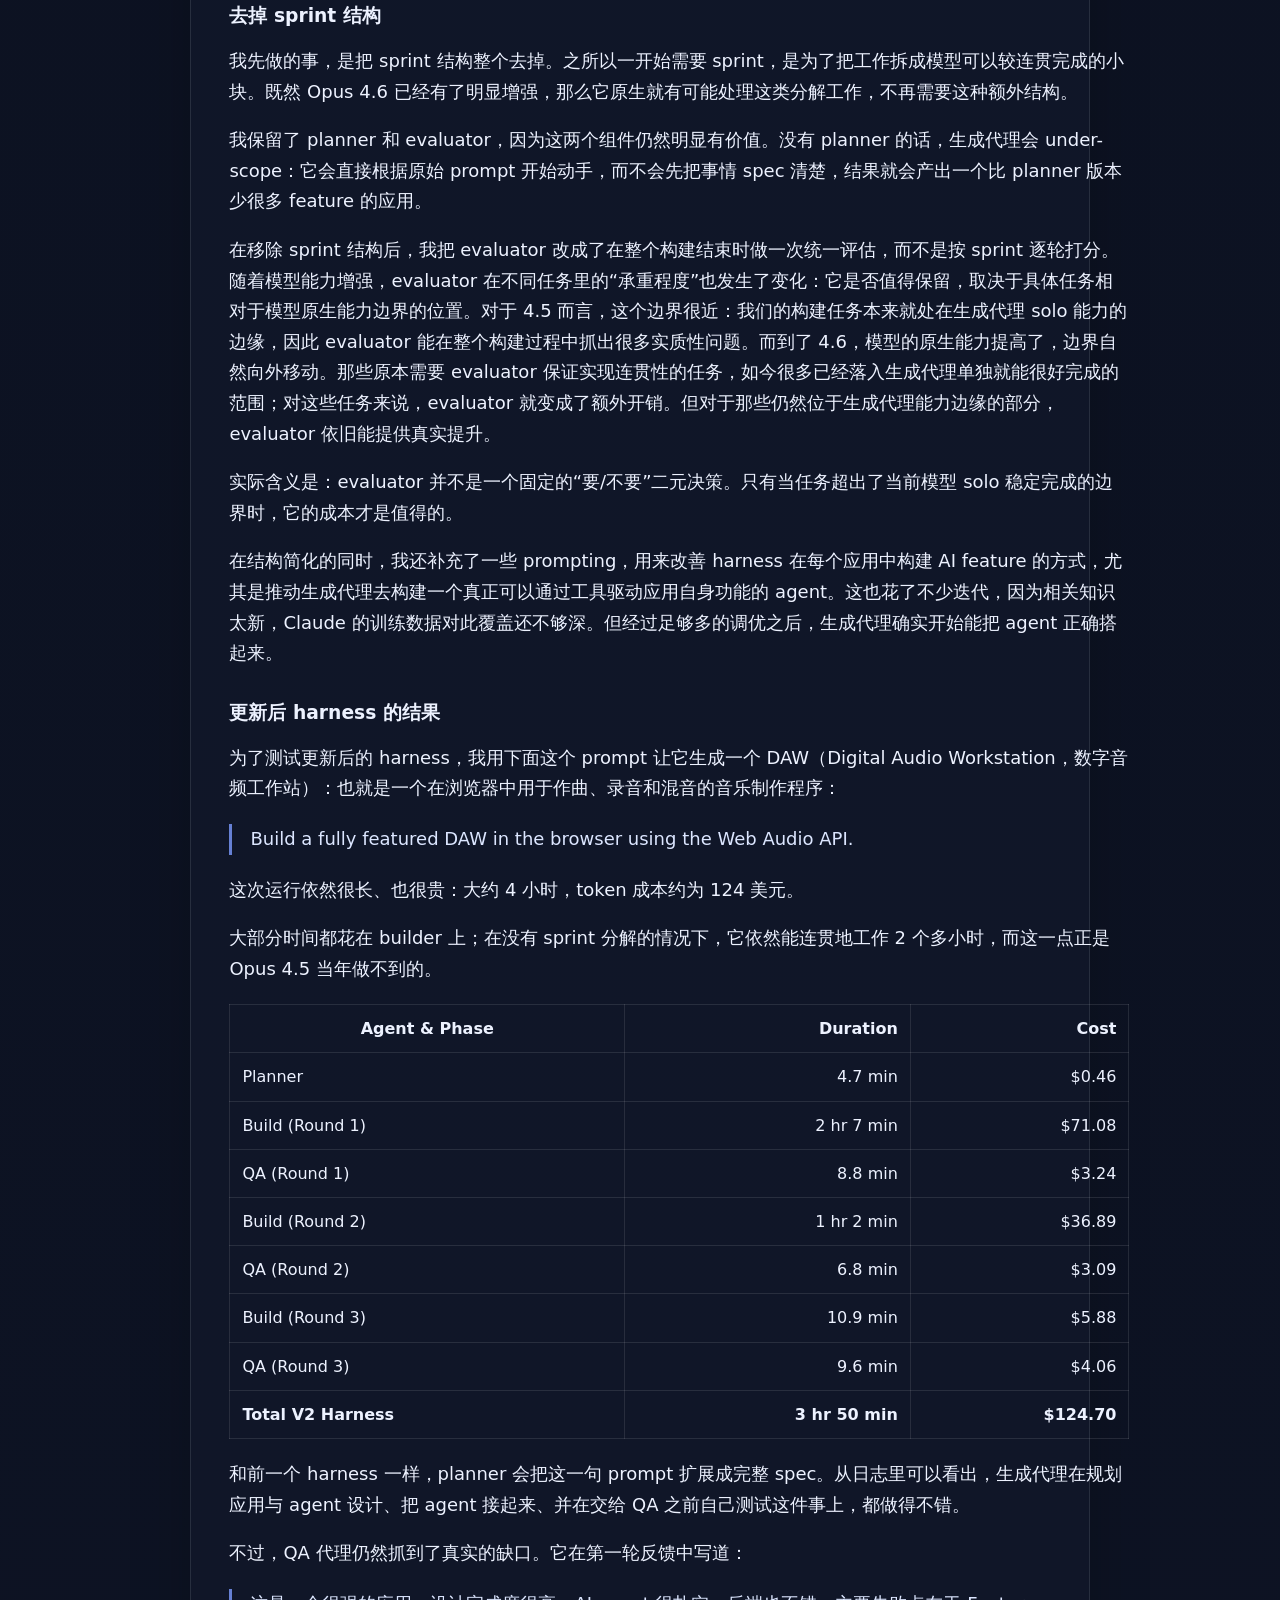
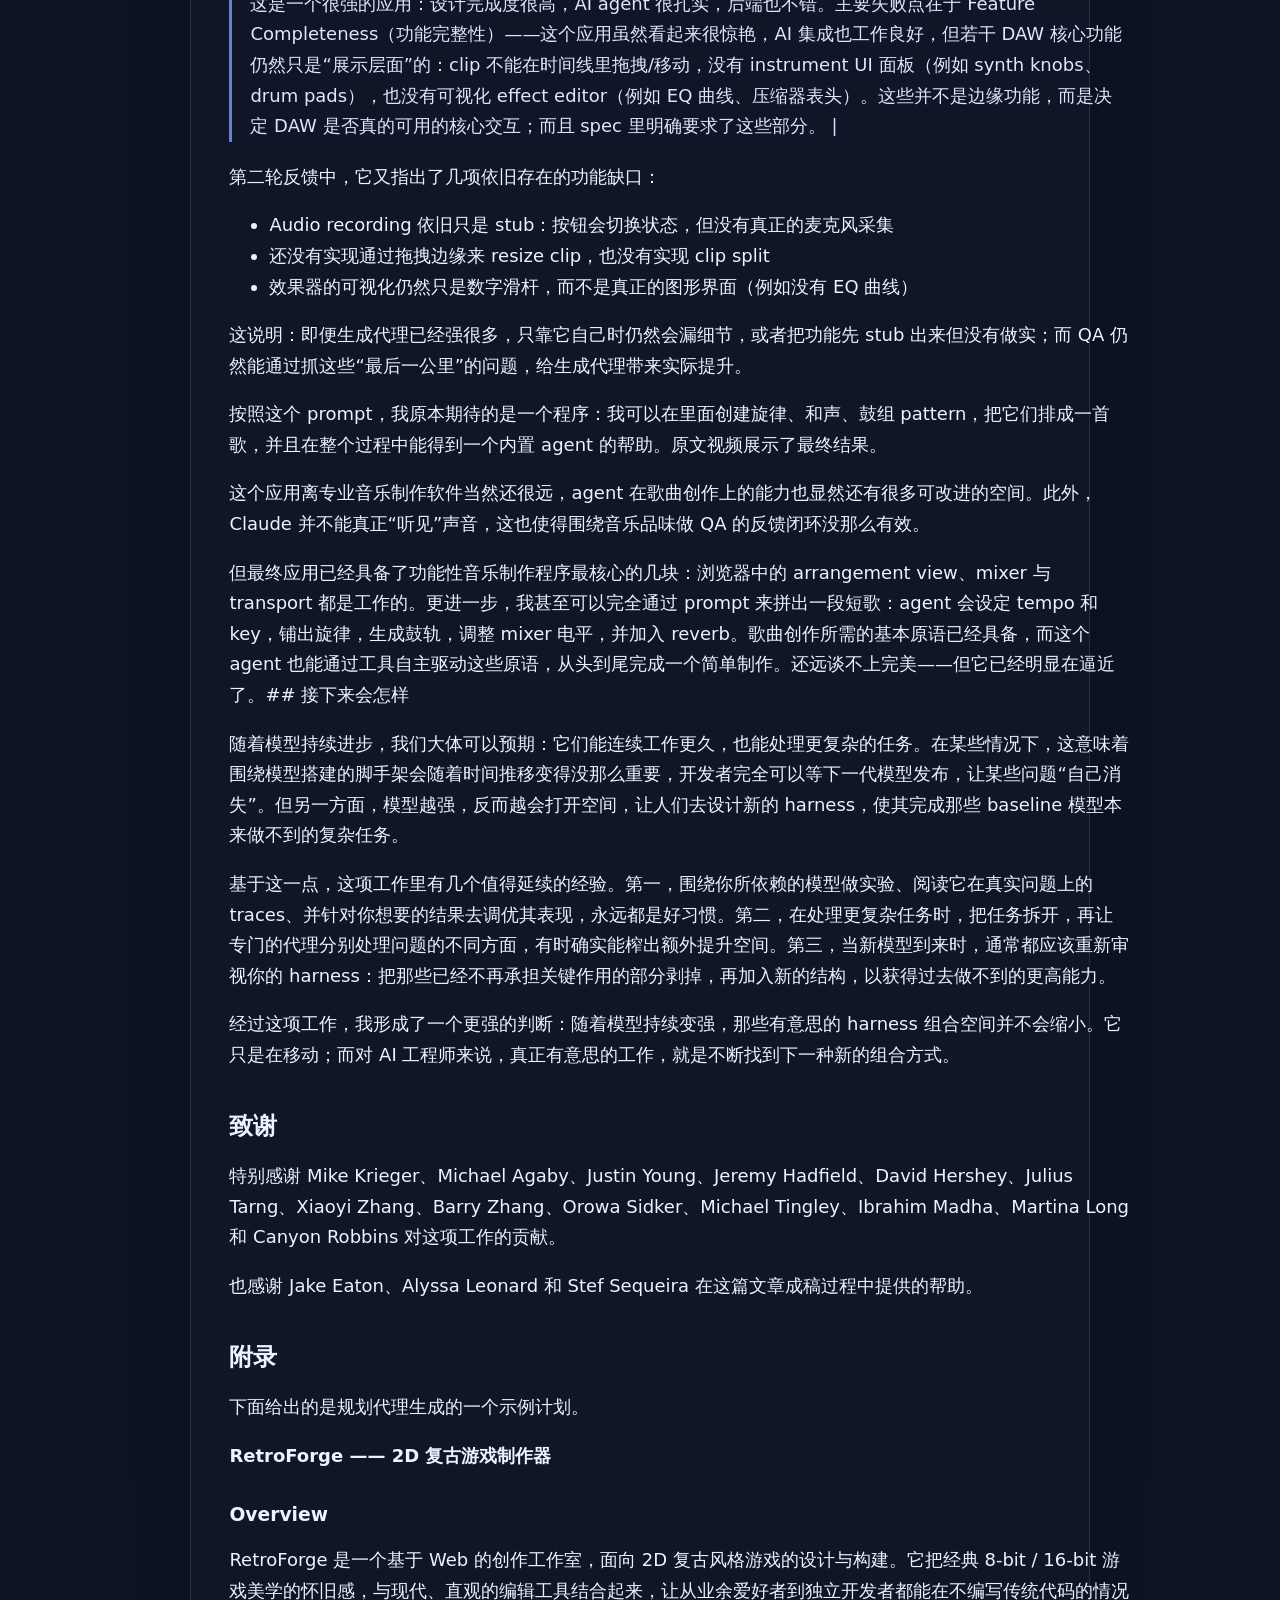
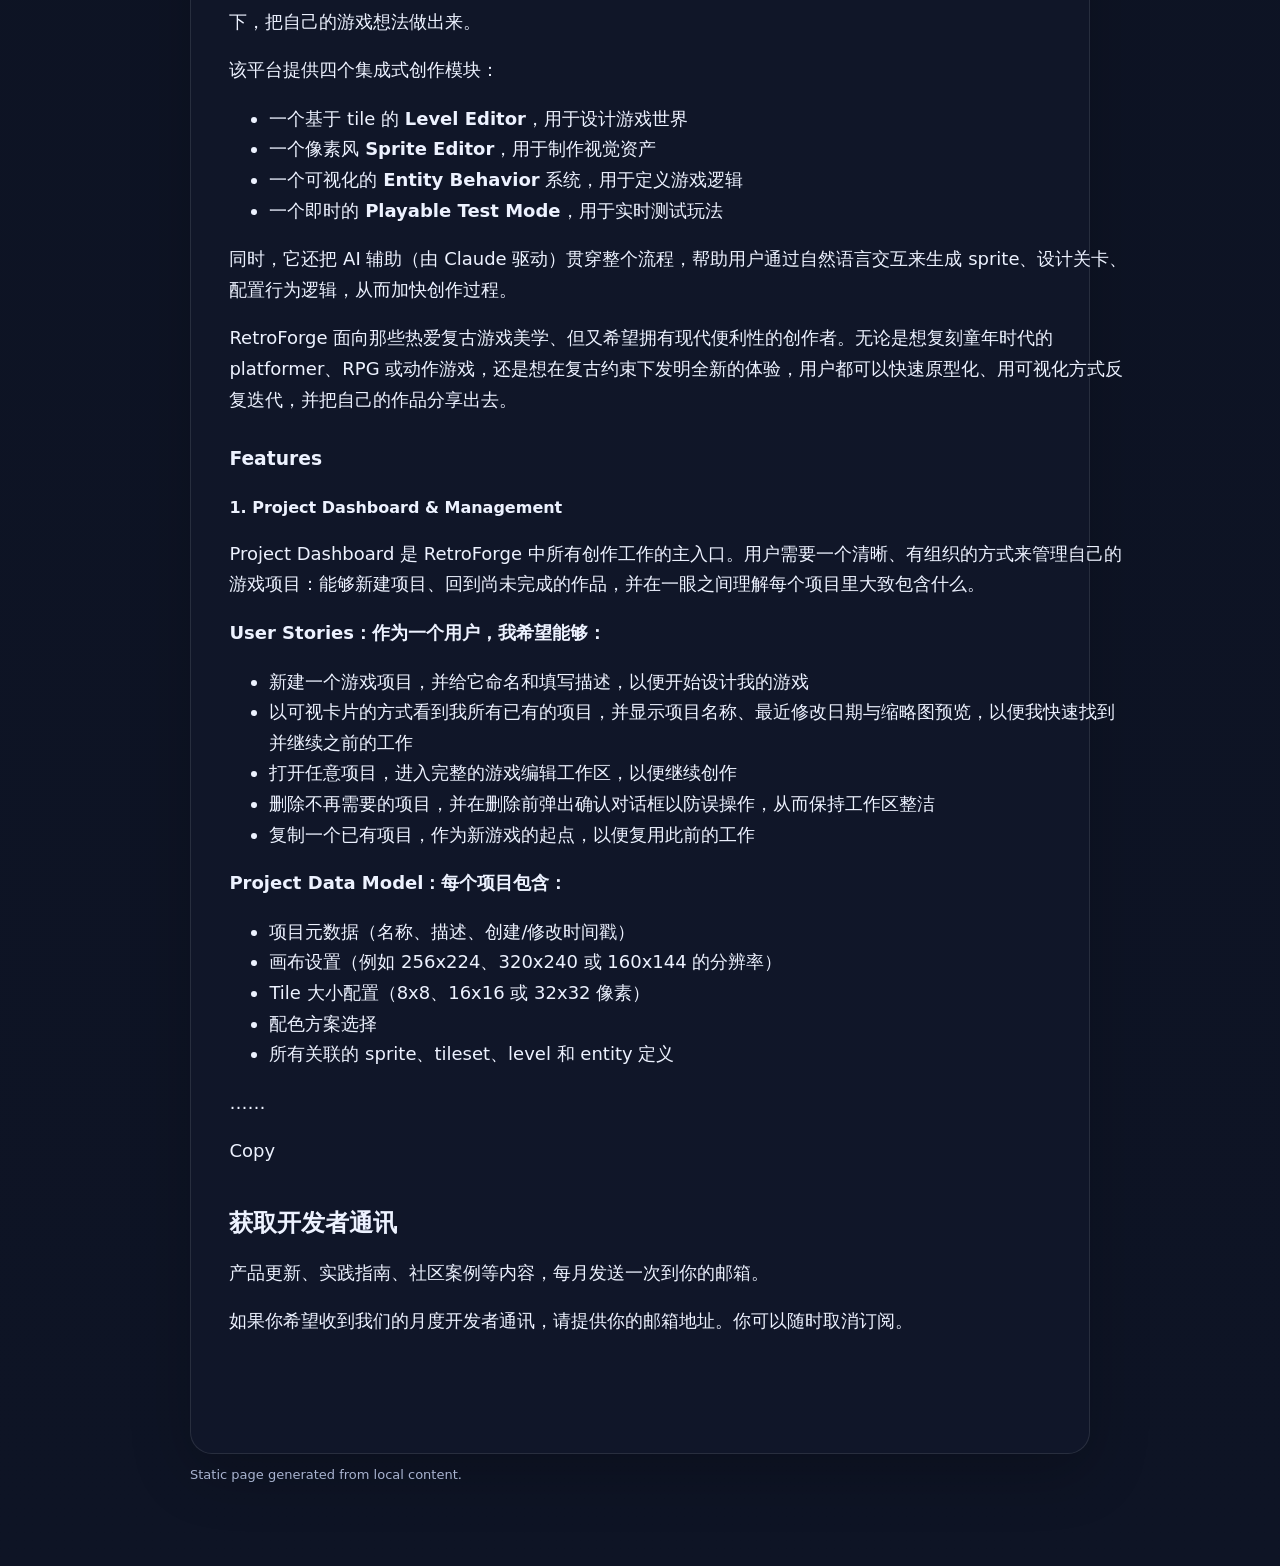
<file: docs/posts/harness-design-long-running-apps-zh-cn/index.html>
<!doctype html>
<html lang="zh-CN">
<head>
  <meta charset="utf-8">
  <meta name="viewport" content="width=device-width, initial-scale=1">
  <title>面向长时应用开发的 harness 设计</title>
  <link rel="stylesheet" href="../../assets/style.css">
</head>
<body>
  <div class="article">
    <div class="topbar"><div class="brand"><a href="../../index.html">Article Hub</a></div></div>
    <div class="article-wrap">
      <div class="kicker">Versioned article · GitHub Pages</div>
      <div class="note">Updated 2026-03-29 21:50 CST</div>
      <div class="source-pill">Source: translate/harness-design-long-running-apps-zh-CN/translation.md</div>
      <hr>
      <article class="article-body article"><p>Anthropic 工程团队</p>
<h1 id="harness">面向长时应用开发的 harness 设计</h1>
<p>发布于 2026 年 3 月 24 日</p>
<p>在智能体式编程的前沿，harness（智能体编排框架）设计是决定性能的关键因素。下面这篇文章讲的是：我们如何把 Claude 在前端设计与长时自主软件工程上的能力继续往前推。</p>
<p>作者：Prithvi Rajasekaran，Anthropic Labs 团队成员。</p>
<p>过去几个月里，我一直在处理两个彼此关联的问题：一是让 Claude 做出高质量的前端设计，二是让它在没有人工介入的情况下构建完整应用。这项工作起源于我们更早之前在前端设计 skill 和长时 coding agent harness 上的尝试。当时，我和同事们已经能通过 prompt engineering 与 harness 设计，把 Claude 的表现显著拉高到 baseline 之上——但这两条路最终都碰到了天花板。</p>
<p>为了突破这个上限，我开始寻找能够同时适用于两种非常不同场景的新型 AI 工程方法：一种场景由主观审美定义，另一种场景则由可验证的正确性和可用性定义。受生成对抗网络（GANs）启发，我设计了一种由生成代理（generator）和评估代理（evaluator）组成的多代理结构。要让评估代理能稳定、而且“有品味”地给输出打分，第一步就是建立一套标准，把“这个设计好吗？”这种主观判断转换成具体、可评分的条目。</p>
<p>接着，我把这些方法应用到了长时自主编程上，并继承了我们早期 harness 工作中的两个经验：第一，把构建过程拆成可处理的块；第二，用结构化工件在不同 session 之间完成上下文交接。最终形成的是一个由规划代理（planner）、生成代理和评估代理组成的三代理架构，它能够在持续数小时的自主编程 session 中产出丰富的全栈应用。</p>
<h2 id="_1">为什么天真的实现方式会失效</h2>
<p>我们之前已经展示过，harness（智能体编排框架）设计会显著影响长时智能体式编程的效果。在更早的一次实验里，我们使用一个初始化代理把产品规格拆解成任务列表，再由一个 coding agent 一次实现一个 feature，并在 session 之间通过交接工件传递上下文。更广泛的开发者社区也逐渐收敛到了类似的认识，例如像 “Ralph Wiggum” 这种方法，会利用 hooks 或脚本让代理持续处于迭代循环中。</p>
<p>但仍有一些问题始终存在。任务一旦变得更复杂，代理随着时间推移仍然容易逐渐跑偏。拆解这个问题时，我们观察到执行这类任务的代理常见有两种失败模式。</p>
<p>第一种是：随着上下文窗口被逐渐填满，模型在长任务上会开始失去连贯性（参见我们关于 context engineering 的文章）。有些模型还会表现出“上下文焦虑”（context anxiety，上下文焦虑：模型因为觉得上下文快到极限而提前收尾的倾向）：它们会在接近自己认为的上下文上限时，过早开始收尾。上下文重置（context reset）——也就是彻底清空上下文窗口，重新启动一个新的代理，同时通过结构化交接把前一个代理的状态和下一步计划传过去——能够同时解决这两个问题。</p>
<p>这和 compaction（上下文压缩）不同。所谓 compaction，是把对话前面的内容就地总结压缩，让同一个代理在缩短后的历史上继续工作。压缩能保留连续性，但它不会给代理一个真正“干净的起点”，因此上下文焦虑仍可能存在。重置则提供了一个全新的上下文起点，但代价是交接工件必须携带足够多的状态，才能让下一个代理无缝接上工作。我们早期测试时发现，Claude Sonnet 4.5 的上下文焦虑足够明显，以至于单靠 compaction 并不足以支撑强长任务表现，因此上下文重置成了 harness 设计中的关键组成部分。它确实解决了核心问题，但也给每一次 harness 运行增加了编排复杂度、token 开销与延迟。</p>
<p>第二个问题，是我们此前还没有真正处理过的：自我评估。当代理被要求评价自己做出的工作时，它往往会非常自信地夸奖自己——即便在人类看来，质量其实很普通。这个问题在设计这类主观任务上尤其明显，因为这里没有类似软件测试那样的二元验证标准。一个布局究竟是“精致”还是“平庸”，本来就带有判断色彩，而代理在给自己打分时会系统性地偏向正面。</p>
<p>但即使是在那些确实存在可验证结果的任务上，代理在执行过程中也常常会表现出糟糕的判断力，从而拖累表现。把“做事的代理”和“判断工作的代理”分开，是解决这个问题的一个强杠杆。这种分离本身并不会立刻消除宽容倾向；评估代理依然是一个 LLM，也天然倾向于对 LLM 产出更宽松。但事实证明，把一个独立评估代理调成“更怀疑、更苛刻”，要比让生成代理对自己保持批判容易得多；一旦有了这种外部反馈，生成代理就有了明确可迭代的目标。</p>
<h2 id="_2">前端设计：把主观质量变成可评分项</h2>
<p>我最先在前端设计上做实验，因为自我评估问题在这里最明显。如果没有任何干预，Claude 通常会落到一种安全、可预期的布局上：技术上能用，但视觉上平平无奇。</p>
<p>有两个洞见塑造了我为前端设计搭建的 harness。第一，审美虽然不能完全压缩成一个分数——而且个人品味本来就会不同——但我们仍然可以通过编码设计原则和偏好的评分标准，让结果更好。“这个设计美吗？”很难稳定回答，但“它是否遵循了我们对于好设计的原则？”就给了 Claude 一个更具体的打分依据。第二，把前端生成和前端评分分开之后，我们就能建立一个反馈循环，持续把生成代理往更强的方向推。</p>
<p>基于这个想法，我写了四个评分标准，并在 prompt 中同时给到生成代理和评估代理：</p>
<ul>
<li>
<p><strong>设计质量（Design quality）</strong>：设计是否给人一种统一整体的感觉，而不是零散部件的拼贴？在这一项上表现强，意味着颜色、字体、布局、图像与其他细节能共同营造出明确的氛围与身份感。</p>
</li>
<li>
<p><strong>原创性（Originality）</strong>：能否看出有定制化决策，还是只是模板布局、组件库默认值和典型 AI 图案？一个人类设计师应该能识别出其中刻意的创意选择。未经修改的 stock 组件——或者那种典型 AI 生成痕迹，比如白卡片上盖一层紫色渐变——在这一项上都应该失败。</p>
</li>
<li>
<p><strong>工艺（Craft）</strong>：技术执行质量，包括字体层级、间距一致性、色彩和谐、对比度等。这更像能力检查，而不是创意检查。大多数还算合理的实现默认都能过这一项；过不了，说明基础功有问题。</p>
</li>
<li>
<p><strong>功能性（Functionality）</strong>：脱离审美，界面是否好用？用户是否能理解这个界面做什么，找到主要操作，并在不靠猜的情况下完成任务？</p>
</li>
</ul>
<p>我刻意把“设计质量”和“原创性”的权重放得高于“工艺”和“功能性”。Claude 在工艺与功能性上默认就已经得分不低，因为这类技术能力本来就比较自然地出现在模型中。但在设计感和原创性上，Claude 经常只能给出顶多“不难看”的结果。这些评分标准会明确惩罚那类高度泛化的 “AI slop” 模式；而且通过提高设计与原创性的权重，它会迫使模型承担更多审美上的风险。</p>
<p>我又用少量示例（few-shot examples）和详细分项打分对评估代理进行了校准。这样做能让评估代理的判断更贴近我的偏好，也能降低迭代之间的评分漂移。</p>
<p>我用 Claude Agent SDK 构建了这个循环，因此编排本身相对直接。首先由生成代理根据用户 prompt 生成一个 HTML/CSS/JS 前端。我给评估代理接上了 Playwright MCP（Playwright MCP：让代理通过浏览器自动化实际操作页面的接口），这样它就可以在打分前直接操作真实页面，并对每个维度评分、输出详细批评意见。实际运行中，评估代理会自己导航页面、截图、仔细检查实现，然后再给出判断。这些反馈会回流给生成代理，作为下一轮迭代的输入。每次生成我通常会跑 5 到 15 轮；随着生成代理不断响应评估反馈，每一轮通常都会把结果往更鲜明的方向推进。因为评估代理并不是对一张静态截图评分，而是在主动操作页面，所以每一轮都需要真实的墙钟时间。完整运行最长能拉到 4 小时。我还让生成代理在每次评估后做一个策略决策：如果分数走势不错，就沿当前方向继续细化；如果方法不行，就直接转向另一种完全不同的美学方向。</p>
<p>在多次运行中，评估代理的评分通常会随迭代先提升、后趋于平台期，而且仍然还有可继续提升的空间。有些生成是在原方向上渐进打磨；也有些则会在迭代中途发生非常剧烈的审美转向。</p>
<p>评分标准的措辞会以我事先没有完全预料到的方式影响生成代理。例如，把“最好的设计应该达到 museum quality（博物馆级）”这类表述写进标准里，会把设计往某种特定的视觉收敛方向推过去，这说明标准本身携带的 prompt 信号，会直接塑造输出的气质。</p>
<p>虽然分数总体上随着迭代提升，但这种模式并不总是干净的线性上升。后期实现整体上往往更好，但我也经常会遇到一种情况：我更喜欢中间某一轮，而不是最后一轮。实现复杂度通常也会随着轮次增加；生成代理会在响应评估反馈时不断尝试更雄心勃勃的方案。甚至在第一轮，结果就已经比“完全没有任何额外 prompting”的 baseline 明显更好，这说明评分标准和相关措辞本身，就已经能在任何评估反馈发生之前，把模型从泛化默认值上拉开。</p>
<p>有一个很典型的例子：我让模型为一家荷兰艺术博物馆设计网站。到了第九轮时，它做出了一个干净、深色主题的虚构博物馆 landing page。页面本身已经相当精致，但整体仍然在我的预期范围内。结果到了第十轮，它彻底推翻了此前方案，把整个网站重构成一种空间体验：一个通过 CSS 透视渲染出来、带棋盘地板的 3D 房间；画作以自由排布的方式挂在墙上；房间之间的切换则通过“门洞”导航，而不是滚动或点击。这种创意上的跳跃，是我此前从单次生成中从未见过的。</p>
<h2 id="_3">扩展到全栈编程</h2>
<p>有了这些发现之后，我把这种受 GAN 启发的模式应用到了全栈开发上。生成—评估循环与软件开发生命周期天然匹配：代码评审和 QA，在结构上扮演的就是设计评估代理在前端实验里扮演的角色。</p>
<h3 id="_4">架构</h3>
<p>在我们更早的长时 harness 里，我们已经解决了“跨多个 session 保持编码连贯性”这个问题：当时的结构是，一个初始化代理，一个一次处理一个 feature 的 coding agent，以及 session 之间的上下文重置。上下文重置是那个 harness 的关键突破点：当时它运行在 Sonnet 4.5 上，而 Sonnet 4.5 就有前面提到的“上下文焦虑”倾向。设计出一个在上下文重置之间依然表现稳定的 harness，是让模型不跑偏的关键。到了 Opus 4.5，这种行为在很大程度上自行消失了，所以我在这个新 harness 里完全去掉了上下文重置。所有代理都在一个连续 session 里贯穿整个构建过程，上下文增长则由 Claude Agent SDK 的自动 compaction 处理。</p>
<p>在这个版本里，我沿用了原始 harness 的基础，并构建了一个三代理系统；每个代理都对应我在以往运行中观察到的一个具体缺口。系统包括以下三种代理角色：</p>
<p><strong>Planner（规划代理）</strong>：我们之前的长时 harness 需要用户一开始就提供一份很详细的 spec。我想把这一步也自动化，于是做了一个规划代理：它接收一个只有 1 到 4 句话的简单 prompt，再把它扩展成一份完整的产品规格。我在 prompt 里要求它在 scope 上保持雄心，同时聚焦于产品上下文与高层技术设计，而不要过早写进细粒度的技术实现细节。这样做是出于一个担忧：如果 planner 在一开始就把底层实现细节写得太死，而且还写错了，那么这些错误会一路传导到后续实现里。更聪明的做法，是约束代理最终要交付的东西，让它们在执行过程中自己找到路径。我还要求 planner 主动寻找把 AI 功能嵌进产品 spec 的机会。（文末 Appendix 里放了一个例子。）</p>
<p><strong>Generator（生成代理）</strong>：我们之前“一次一个 feature”的方法，在 scope 管理上效果不错。这里我延续了类似模式，让生成代理按 sprint 工作，每个 sprint 从 spec 里拿一个 feature 来做。每个 sprint 都基于 React、Vite、FastAPI 和 SQLite（后来换成 PostgreSQL）实现应用；我还要求它在每个 sprint 结束时先对自己的工作做一次自评，再把结果交给 QA。它也拥有 git 用于版本控制。</p>
<p><strong>Evaluator（评估代理）</strong>：早期 harness 产出的应用，经常乍看很惊艳，但一旦你真的去点、去用，里面还是会有很多真实 bug。为了抓这些问题，评估代理使用 Playwright MCP 以真实用户的方式点击和操作运行中的应用，测试 UI 功能、API endpoint 以及数据库状态。随后它会按照一套基于前端实验改造出来的标准，对每个 sprint 在产品深度、功能性、视觉设计和代码质量等维度上进行评分。每个维度都有硬阈值；只要有一个维度低于阈值，这个 sprint 就算失败，生成代理会收到非常详细的反馈，知道具体哪里出了问题。</p>
<p>在每个 sprint 开始之前，生成代理和评估代理会先协商一个 <strong>sprint 合约（sprint contract）</strong>：也就是在还没写代码之前，先共同约定这一小段工作的“完成标准”到底是什么。之所以需要这一步，是因为产品 spec 本身被我刻意保持在高层抽象层面，我希望有一道桥，把 user story 和可测试的实现连接起来。生成代理先提出自己打算做什么、以及怎么验证“完成”；评估代理再审查这个提议，确认生成代理是在做正确的事情。两边会来回迭代，直到达成一致。</p>
<p>它们之间的沟通是通过文件完成的：一个代理写文件，另一个代理读文件，再在这个文件里回应，或者另写一个新文件给前一个代理读。随后生成代理就按照双方确认的合约去构建，再把工作交给 QA。这样做的好处是：既能让工作忠实于 spec，又不会在太早阶段把实现方式规定得过细。</p>
<h3 id="harness_1">运行这个 harness</h3>
<p>这个 harness 的第一版我使用的是 Claude Opus 4.5，并把完整 harness 与单代理系统在同样用户 prompt 下做了对比。我之所以一开始选 Opus 4.5，是因为在我开始这些实验时，它还是我们最强的 coding 模型。</p>
<p>我写给它的 prompt 是这样的，用来生成一个复古游戏制作器：</p>
<blockquote>
<p>Create a 2D retro game maker with features including a level editor, sprite editor, entity behaviors, and a playable test mode.</p>
</blockquote>
<p>下表展示了 harness 类型、运行时长以及总成本：</p>
<table>
<thead>
<tr>
<th>Harness</th>
<th style="text-align: right;">Duration</th>
<th style="text-align: right;">Cost</th>
</tr>
</thead>
<tbody>
<tr>
<td>Solo</td>
<td style="text-align: right;">20 min</td>
<td style="text-align: right;">$9</td>
</tr>
<tr>
<td>Full harness</td>
<td style="text-align: right;">6 hr</td>
<td style="text-align: right;">$200</td>
</tr>
</tbody>
</table>
<p>完整 harness 的成本高出了 20 多倍，但输出质量上的差异也是立刻可见的。</p>
<p>我原本预期的，是一个界面：我可以先构建关卡及其组成部分（sprite、entity、tile 布局），然后点击 play 真的玩这个关卡。我先打开了单代理运行（solo run）的结果，乍一看，这个应用似乎也大致符合预期。</p>
<p>但随着我开始点进去使用，问题很快出现了。布局浪费空间，固定高度的面板让大部分视口都空在那里。工作流也很僵硬。我要填一个关卡时，界面会先要求我创建 sprite 和 entity，但 UI 本身并没有告诉我应该先这么做。更关键的是，真正的游戏是坏的：我的 entity 虽然出现在屏幕上，但对输入没有任何响应。继续读代码后我发现，entity 定义和游戏运行时之间的连接其实是断的，而界面上完全没有暴露这个问题到底出在哪里。</p>
<p><em>（原文此处配有截图：Opening screen / Sprite editor / Game play）</em></p>
<p>在评估完单代理运行之后，我把注意力转回了 harness 运行。这个版本从同样一句话 prompt 出发，但 planner 先把它扩展成了一份包含 16 个 feature、分布在 10 个 sprint 中的 spec。它做的东西明显比单代理版本多得多。除了核心编辑器和 play mode 之外，这份 spec 还要求加入 sprite 动画系统、行为模板、音效与音乐、AI 辅助 sprite 生成器和关卡设计器，以及可导出的、可分享链接的游戏。我还让 planner 可以读取我们的前端设计 skill，并把其中的设计语言要求写进应用 spec 里。对于每个 sprint，生成代理和评估代理都会先协商一份合约，规定这一轮的具体实现内容，以及将用来验证完成情况的可测试行为。</p>
<p>这个应用一打开，就比单代理版本更精致、更顺畅。画布会占满整个视口，面板尺寸设置得更合理，整个界面也有一种稳定一致的视觉身份，并且和 spec 里的设计方向是连起来的。单代理版本里的某些笨拙之处依然存在——例如 workflow 仍然没有明确告诉你，应该先创建 sprite 和 entity，再尝试往关卡里填内容；这一点我还是得自己摸索出来。这更像是基础模型产品直觉上的缺口，而不是 harness 原本打算解决的问题，但它也提示了一个可继续在 harness 内部针对性改进的方向。</p>
<p>进一步使用这些编辑器时，新版本相对于单代理版本的优势就更明显了。sprite editor 更丰富、功能更完整，工具栏更清晰，取色器更好用，缩放控制也更顺手。</p>
<p>因为我要求 planner 把 AI 功能织入 spec，所以这个应用还内置了 Claude 集成，允许我通过 prompt 来生成游戏的不同部分。这显著加快了整个工作流。</p>
<p><em>（原文此处配有截图：Opening screen / Sprite editor / AI game design / Game play）</em></p>
<p>两者之间最大的差异出现在 play mode。这个版本里，我真的能移动我的 entity，真的能玩起这个游戏。物理效果仍然有一些粗糙之处——例如我的角色跳到平台上后，会与平台发生重叠，这种感觉在直觉上是“不对”的——但关键点在于：核心功能是工作的，而单代理版本没有做到。稍微玩了一会儿后，我也确实碰到了一些 AI 关卡构建上的限制。比如有一堵很高的墙，我没法跳过去，于是就被卡住了。这说明 harness 仍然可以继续吸纳一些常识层面的修正和边界条件处理，从而把应用进一步打磨好。</p>
<p>回头阅读日志时，可以很明显看出评估代理是如何让实现持续贴着 spec 走的。每一个 sprint，它都会按 sprint 合约中的测试标准逐条检查，并通过 Playwright 实际操作运行中的应用，把所有偏离预期行为的地方都记成 bug。合约粒度很细——光 Sprint 3 就有 27 条标准覆盖 level editor——而评估代理给出的发现也足够具体，生成代理几乎不需要再做额外调查就能直接修复。下表给出了一些评估代理识别出来的具体问题：</p>
<table>
<thead>
<tr>
<th>合约标准</th>
<th>评估代理发现</th>
</tr>
</thead>
<tbody>
<tr>
<td>Rectangle fill tool allows click-drag to fill a rectangular area with selected tile</td>
<td><strong>FAIL</strong> —— 工具只会在拖拽起点和终点放 tile，而不会真正填满整个区域。<code>fillRectangle</code> 函数虽然存在，但没有在 <code>mouseUp</code> 时被正确触发。</td>
</tr>
<tr>
<td>User can select and delete placed entity spawn points</td>
<td><strong>FAIL</strong> —— <code>LevelEditor.tsx:892</code> 的 Delete 键处理要求同时满足 <code>selection</code> 和 <code>selectedEntityId</code>，但点击一个 entity 时只会设置 <code>selectedEntityId</code>。条件应该改成 <code>selection || (selectedEntityId &amp;&amp; activeLayer === 'entity')</code>。</td>
</tr>
<tr>
<td>User can reorder animation frames via API</td>
<td><strong>FAIL</strong> —— <code>PUT /frames/reorder</code> 路由定义在 <code>/{frame_id}</code> 路由之后。FastAPI 会先把 <code>reorder</code> 当成 <code>frame_id</code> 整数去匹配，然后返回 422：“unable to parse string as an integer”。</td>
</tr>
</tbody>
</table>
<p>要把评估代理调到这个水平，并不轻松。Claude 默认并不是一个好的 QA 代理。在最早的几次运行中，我常常看到它明明识别出了真实问题，结果又自己说服自己觉得“问题不大”，最后还是放行。它的测试也往往停留在表层，不太会主动探查边界条件，所以更细的 bug 往往会漏掉。我的调参循环，就是不断去读评估代理的日志，找出它和我判断不一致的例子，再回头更新 QA prompt，让它在这些地方更像我。这个开发循环我做了很多轮，评估代理才逐渐形成一种我认为还算合理的评分方式。即便如此，harness 输出仍然暴露出模型在 QA 能力上的边界：一些小的布局问题、某些地方显得反直觉的交互，以及更深层功能里没有被充分覆盖到的 bug。显然，继续调优还能挖出更多验证空间。但和单代理运行相比——后者连应用的中心功能都没法工作——这个提升已经非常明显。</p>
<h3 id="harness_2">继续迭代 harness</h3>
<p>第一批 harness 结果很鼓舞人，但它同时也又大、又慢、又贵。接下来最合理的动作，就是找到在不损失性能的前提下把 harness 简化的方法。这一方面是工程直觉，另一方面也对应一个更一般性的原则：harness 里的每个组件，都编码了某种“模型靠自己做不到这件事”的假设。而这些假设值得被不断压力测试——一方面因为它们可能本来就不成立，另一方面因为随着模型变强，它们会很快过时。我们在《Building Effective Agents》那篇博客里把这个原则表述为：“先找到尽可能简单的方案，只有在必要时才增加复杂度。”对于任何维护 agent harness 的人来说，这几乎都会成为一个反复出现的模式。</p>
<p>我第一次尝试简化时，几乎是大刀阔斧地把 harness 砍掉了很多部分，同时也试了一些新的创意做法，但最终没能复现原始 harness 的性能。那之后，我也很难判断：到底哪些设计元素是真正承担关键作用的，以及它们到底在哪些方面起作用。基于这次经验，我转向了一种更系统的方法：每次只去掉一个组件，再观察它对最终结果的具体影响。</p>
<p>当我做这些迭代时，Opus 4.6 也发布了，这进一步强化了我减少 harness 复杂度的动机。因为有充分理由相信，4.6 所需要的“外部脚手架”会比 4.5 少得多。正如我们在发布博客中写的那样：“[Opus 4.6] plans more carefully, sustains agentic tasks for longer, can operate more reliably in larger codebases, and has better code review and debugging skills to catch its own mistakes.” 它在长上下文检索上的能力也有显著提升。而这些能力，正是 harness 先前一直在努力补足的地方。</p>
<h3 id="sprint">去掉 sprint 结构</h3>
<p>我先做的事，是把 sprint 结构整个去掉。之所以一开始需要 sprint，是为了把工作拆成模型可以较连贯完成的小块。既然 Opus 4.6 已经有了明显增强，那么它原生就有可能处理这类分解工作，不再需要这种额外结构。</p>
<p>我保留了 planner 和 evaluator，因为这两个组件仍然明显有价值。没有 planner 的话，生成代理会 under-scope：它会直接根据原始 prompt 开始动手，而不会先把事情 spec 清楚，结果就会产出一个比 planner 版本少很多 feature 的应用。</p>
<p>在移除 sprint 结构后，我把 evaluator 改成了在整个构建结束时做一次统一评估，而不是按 sprint 逐轮打分。随着模型能力增强，evaluator 在不同任务里的“承重程度”也发生了变化：它是否值得保留，取决于具体任务相对于模型原生能力边界的位置。对于 4.5 而言，这个边界很近：我们的构建任务本来就处在生成代理 solo 能力的边缘，因此 evaluator 能在整个构建过程中抓出很多实质性问题。而到了 4.6，模型的原生能力提高了，边界自然向外移动。那些原本需要 evaluator 保证实现连贯性的任务，如今很多已经落入生成代理单独就能很好完成的范围；对这些任务来说，evaluator 就变成了额外开销。但对于那些仍然位于生成代理能力边缘的部分，evaluator 依旧能提供真实提升。</p>
<p>实际含义是：evaluator 并不是一个固定的“要/不要”二元决策。只有当任务超出了当前模型 solo 稳定完成的边界时，它的成本才是值得的。</p>
<p>在结构简化的同时，我还补充了一些 prompting，用来改善 harness 在每个应用中构建 AI feature 的方式，尤其是推动生成代理去构建一个真正可以通过工具驱动应用自身功能的 agent。这也花了不少迭代，因为相关知识太新，Claude 的训练数据对此覆盖还不够深。但经过足够多的调优之后，生成代理确实开始能把 agent 正确搭起来。</p>
<h3 id="harness_3">更新后 harness 的结果</h3>
<p>为了测试更新后的 harness，我用下面这个 prompt 让它生成一个 DAW（Digital Audio Workstation，数字音频工作站）：也就是一个在浏览器中用于作曲、录音和混音的音乐制作程序：</p>
<blockquote>
<p>Build a fully featured DAW in the browser using the Web Audio API.</p>
</blockquote>
<p>这次运行依然很长、也很贵：大约 4 小时，token 成本约为 124 美元。</p>
<p>大部分时间都花在 builder 上；在没有 sprint 分解的情况下，它依然能连贯地工作 2 个多小时，而这一点正是 Opus 4.5 当年做不到的。</p>
<table>
<thead>
<tr>
<th>Agent &amp; Phase</th>
<th style="text-align: right;">Duration</th>
<th style="text-align: right;">Cost</th>
</tr>
</thead>
<tbody>
<tr>
<td>Planner</td>
<td style="text-align: right;">4.7 min</td>
<td style="text-align: right;">$0.46</td>
</tr>
<tr>
<td>Build (Round 1)</td>
<td style="text-align: right;">2 hr 7 min</td>
<td style="text-align: right;">$71.08</td>
</tr>
<tr>
<td>QA (Round 1)</td>
<td style="text-align: right;">8.8 min</td>
<td style="text-align: right;">$3.24</td>
</tr>
<tr>
<td>Build (Round 2)</td>
<td style="text-align: right;">1 hr 2 min</td>
<td style="text-align: right;">$36.89</td>
</tr>
<tr>
<td>QA (Round 2)</td>
<td style="text-align: right;">6.8 min</td>
<td style="text-align: right;">$3.09</td>
</tr>
<tr>
<td>Build (Round 3)</td>
<td style="text-align: right;">10.9 min</td>
<td style="text-align: right;">$5.88</td>
</tr>
<tr>
<td>QA (Round 3)</td>
<td style="text-align: right;">9.6 min</td>
<td style="text-align: right;">$4.06</td>
</tr>
<tr>
<td><strong>Total V2 Harness</strong></td>
<td style="text-align: right;"><strong>3 hr 50 min</strong></td>
<td style="text-align: right;"><strong>$124.70</strong></td>
</tr>
</tbody>
</table>
<p>和前一个 harness 一样，planner 会把这一句 prompt 扩展成完整 spec。从日志里可以看出，生成代理在规划应用与 agent 设计、把 agent 接起来、并在交给 QA 之前自己测试这件事上，都做得不错。</p>
<p>不过，QA 代理仍然抓到了真实的缺口。它在第一轮反馈中写道：</p>
<blockquote>
<p>这是一个很强的应用：设计完成度很高，AI agent 很扎实，后端也不错。主要失败点在于 Feature Completeness（功能完整性）——这个应用虽然看起来很惊艳，AI 集成也工作良好，但若干 DAW 核心功能仍然只是“展示层面”的：clip 不能在时间线里拖拽/移动，没有 instrument UI 面板（例如 synth knobs、drum pads），也没有可视化 effect editor（例如 EQ 曲线、压缩器表头）。这些并不是边缘功能，而是决定 DAW 是否真的可用的核心交互；而且 spec 里明确要求了这些部分。 |</p>
</blockquote>
<p>第二轮反馈中，它又指出了几项依旧存在的功能缺口：</p>
<ul>
<li>Audio recording 依旧只是 stub：按钮会切换状态，但没有真正的麦克风采集</li>
<li>还没有实现通过拖拽边缘来 resize clip，也没有实现 clip split</li>
<li>效果器的可视化仍然只是数字滑杆，而不是真正的图形界面（例如没有 EQ 曲线）</li>
</ul>
<p>这说明：即便生成代理已经强很多，只靠它自己时仍然会漏细节，或者把功能先 stub 出来但没有做实；而 QA 仍然能通过抓这些“最后一公里”的问题，给生成代理带来实际提升。</p>
<p>按照这个 prompt，我原本期待的是一个程序：我可以在里面创建旋律、和声、鼓组 pattern，把它们排成一首歌，并且在整个过程中能得到一个内置 agent 的帮助。原文视频展示了最终结果。</p>
<p>这个应用离专业音乐制作软件当然还很远，agent 在歌曲创作上的能力也显然还有很多可改进的空间。此外，Claude 并不能真正“听见”声音，这也使得围绕音乐品味做 QA 的反馈闭环没那么有效。</p>
<p>但最终应用已经具备了功能性音乐制作程序最核心的几块：浏览器中的 arrangement view、mixer 与 transport 都是工作的。更进一步，我甚至可以完全通过 prompt 来拼出一段短歌：agent 会设定 tempo 和 key，铺出旋律，生成鼓轨，调整 mixer 电平，并加入 reverb。歌曲创作所需的基本原语已经具备，而这个 agent 也能通过工具自主驱动这些原语，从头到尾完成一个简单制作。还远谈不上完美——但它已经明显在逼近了。## 接下来会怎样</p>
<p>随着模型持续进步，我们大体可以预期：它们能连续工作更久，也能处理更复杂的任务。在某些情况下，这意味着围绕模型搭建的脚手架会随着时间推移变得没那么重要，开发者完全可以等下一代模型发布，让某些问题“自己消失”。但另一方面，模型越强，反而越会打开空间，让人们去设计新的 harness，使其完成那些 baseline 模型本来做不到的复杂任务。</p>
<p>基于这一点，这项工作里有几个值得延续的经验。第一，围绕你所依赖的模型做实验、阅读它在真实问题上的 traces、并针对你想要的结果去调优其表现，永远都是好习惯。第二，在处理更复杂任务时，把任务拆开，再让专门的代理分别处理问题的不同方面，有时确实能榨出额外提升空间。第三，当新模型到来时，通常都应该重新审视你的 harness：把那些已经不再承担关键作用的部分剥掉，再加入新的结构，以获得过去做不到的更高能力。</p>
<p>经过这项工作，我形成了一个更强的判断：随着模型持续变强，那些有意思的 harness 组合空间并不会缩小。它只是在移动；而对 AI 工程师来说，真正有意思的工作，就是不断找到下一种新的组合方式。</p>
<h2 id="_5">致谢</h2>
<p>特别感谢 Mike Krieger、Michael Agaby、Justin Young、Jeremy Hadfield、David Hershey、Julius Tarng、Xiaoyi Zhang、Barry Zhang、Orowa Sidker、Michael Tingley、Ibrahim Madha、Martina Long 和 Canyon Robbins 对这项工作的贡献。</p>
<p>也感谢 Jake Eaton、Alyssa Leonard 和 Stef Sequeira 在这篇文章成稿过程中提供的帮助。</p>
<h2 id="_6">附录</h2>
<p>下面给出的是规划代理生成的一个示例计划。</p>
<p><strong>RetroForge —— 2D 复古游戏制作器</strong></p>
<h3 id="overview">Overview</h3>
<p>RetroForge 是一个基于 Web 的创作工作室，面向 2D 复古风格游戏的设计与构建。它把经典 8-bit / 16-bit 游戏美学的怀旧感，与现代、直观的编辑工具结合起来，让从业余爱好者到独立开发者都能在不编写传统代码的情况下，把自己的游戏想法做出来。</p>
<p>该平台提供四个集成式创作模块：</p>
<ul>
<li>一个基于 tile 的 <strong>Level Editor</strong>，用于设计游戏世界</li>
<li>一个像素风 <strong>Sprite Editor</strong>，用于制作视觉资产</li>
<li>一个可视化的 <strong>Entity Behavior</strong> 系统，用于定义游戏逻辑</li>
<li>一个即时的 <strong>Playable Test Mode</strong>，用于实时测试玩法</li>
</ul>
<p>同时，它还把 AI 辅助（由 Claude 驱动）贯穿整个流程，帮助用户通过自然语言交互来生成 sprite、设计关卡、配置行为逻辑，从而加快创作过程。</p>
<p>RetroForge 面向那些热爱复古游戏美学、但又希望拥有现代便利性的创作者。无论是想复刻童年时代的 platformer、RPG 或动作游戏，还是想在复古约束下发明全新的体验，用户都可以快速原型化、用可视化方式反复迭代，并把自己的作品分享出去。</p>
<h3 id="features">Features</h3>
<h4 id="1-project-dashboard-management">1. Project Dashboard &amp; Management</h4>
<p>Project Dashboard 是 RetroForge 中所有创作工作的主入口。用户需要一个清晰、有组织的方式来管理自己的游戏项目：能够新建项目、回到尚未完成的作品，并在一眼之间理解每个项目里大致包含什么。</p>
<p><strong>User Stories：作为一个用户，我希望能够：</strong></p>
<ul>
<li>新建一个游戏项目，并给它命名和填写描述，以便开始设计我的游戏</li>
<li>以可视卡片的方式看到我所有已有的项目，并显示项目名称、最近修改日期与缩略图预览，以便我快速找到并继续之前的工作</li>
<li>打开任意项目，进入完整的游戏编辑工作区，以便继续创作</li>
<li>删除不再需要的项目，并在删除前弹出确认对话框以防误操作，从而保持工作区整洁</li>
<li>复制一个已有项目，作为新游戏的起点，以便复用此前的工作</li>
</ul>
<p><strong>Project Data Model：每个项目包含：</strong></p>
<ul>
<li>项目元数据（名称、描述、创建/修改时间戳）</li>
<li>画布设置（例如 256x224、320x240 或 160x144 的分辨率）</li>
<li>Tile 大小配置（8x8、16x16 或 32x32 像素）</li>
<li>配色方案选择</li>
<li>所有关联的 sprite、tileset、level 和 entity 定义</li>
</ul>
<p>……</p>
<p>Copy</p>
<h2 id="_7">获取开发者通讯</h2>
<p>产品更新、实践指南、社区案例等内容，每月发送一次到你的邮箱。</p>
<p>如果你希望收到我们的月度开发者通讯，请提供你的邮箱地址。你可以随时取消订阅。</p></article>
    </div>
    <div class="footer">Static page generated from local content.</div>
  </div>
</body>
</html>
</file>
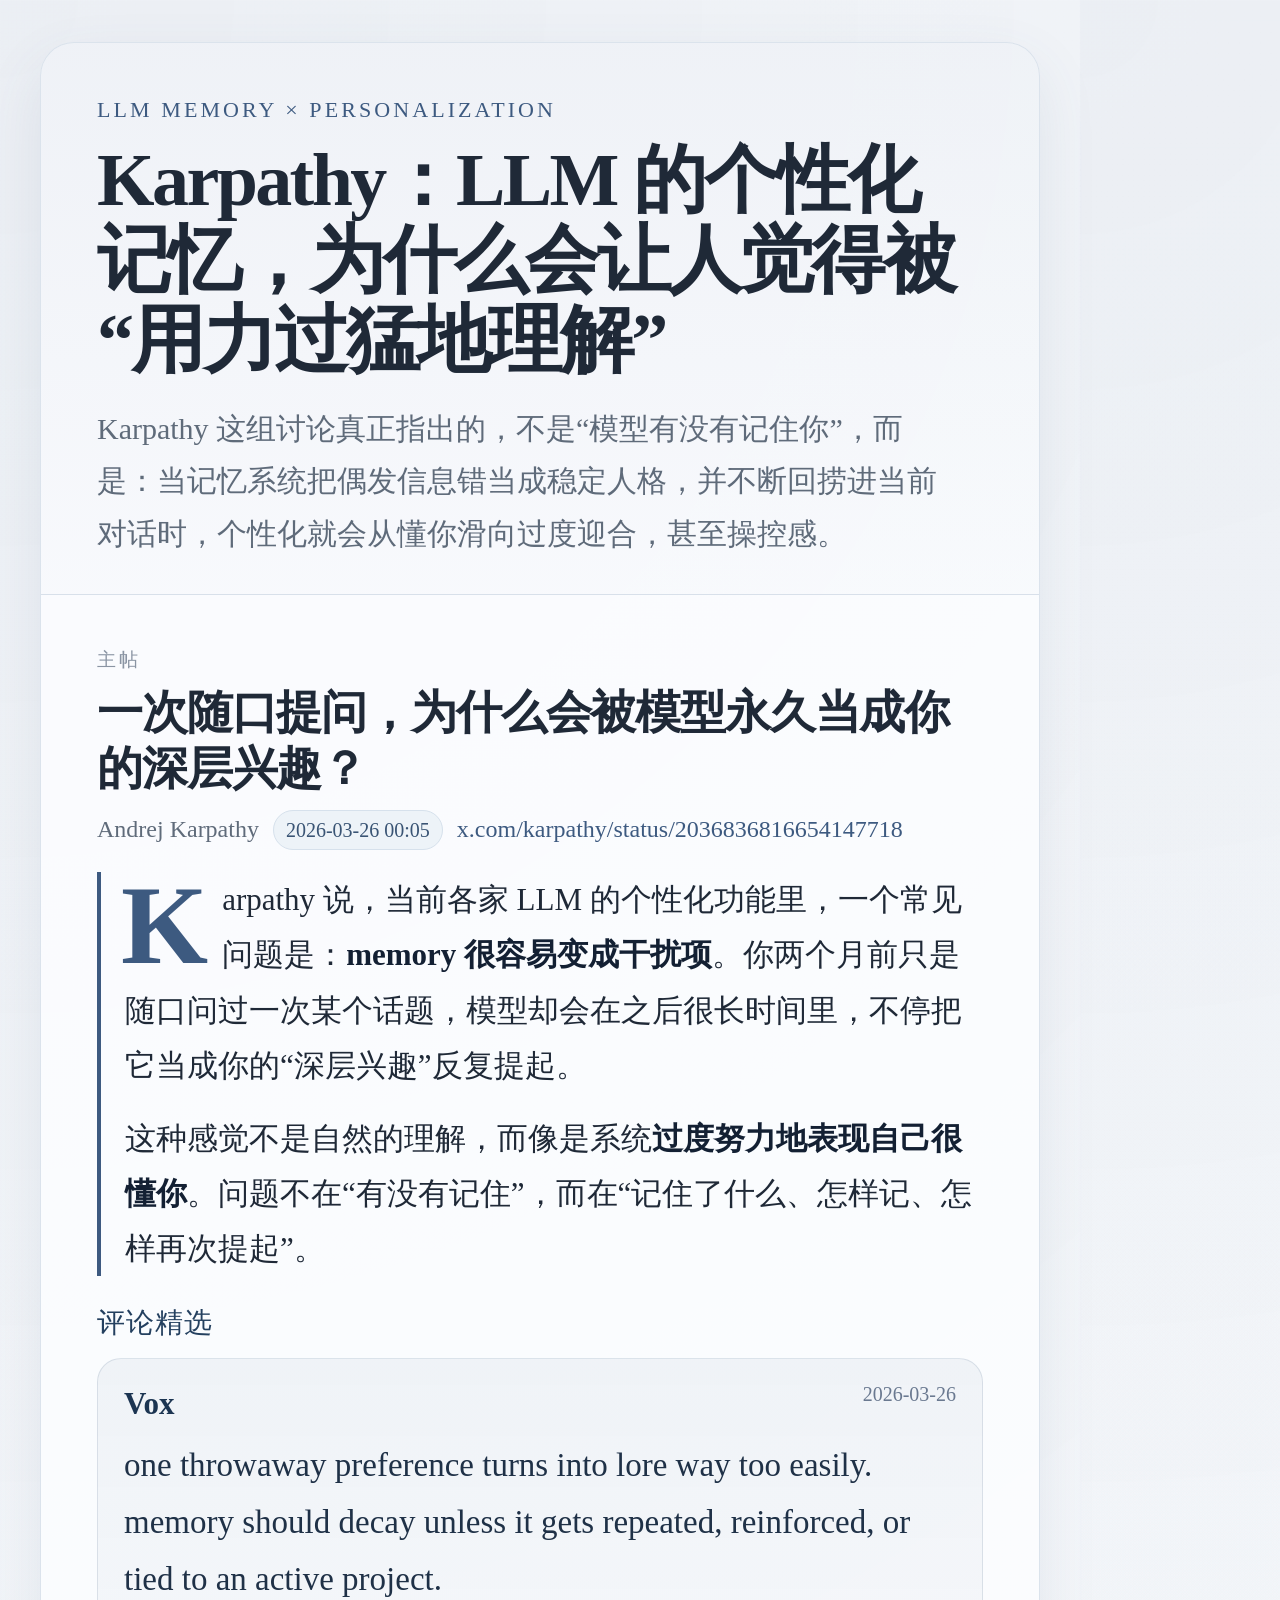
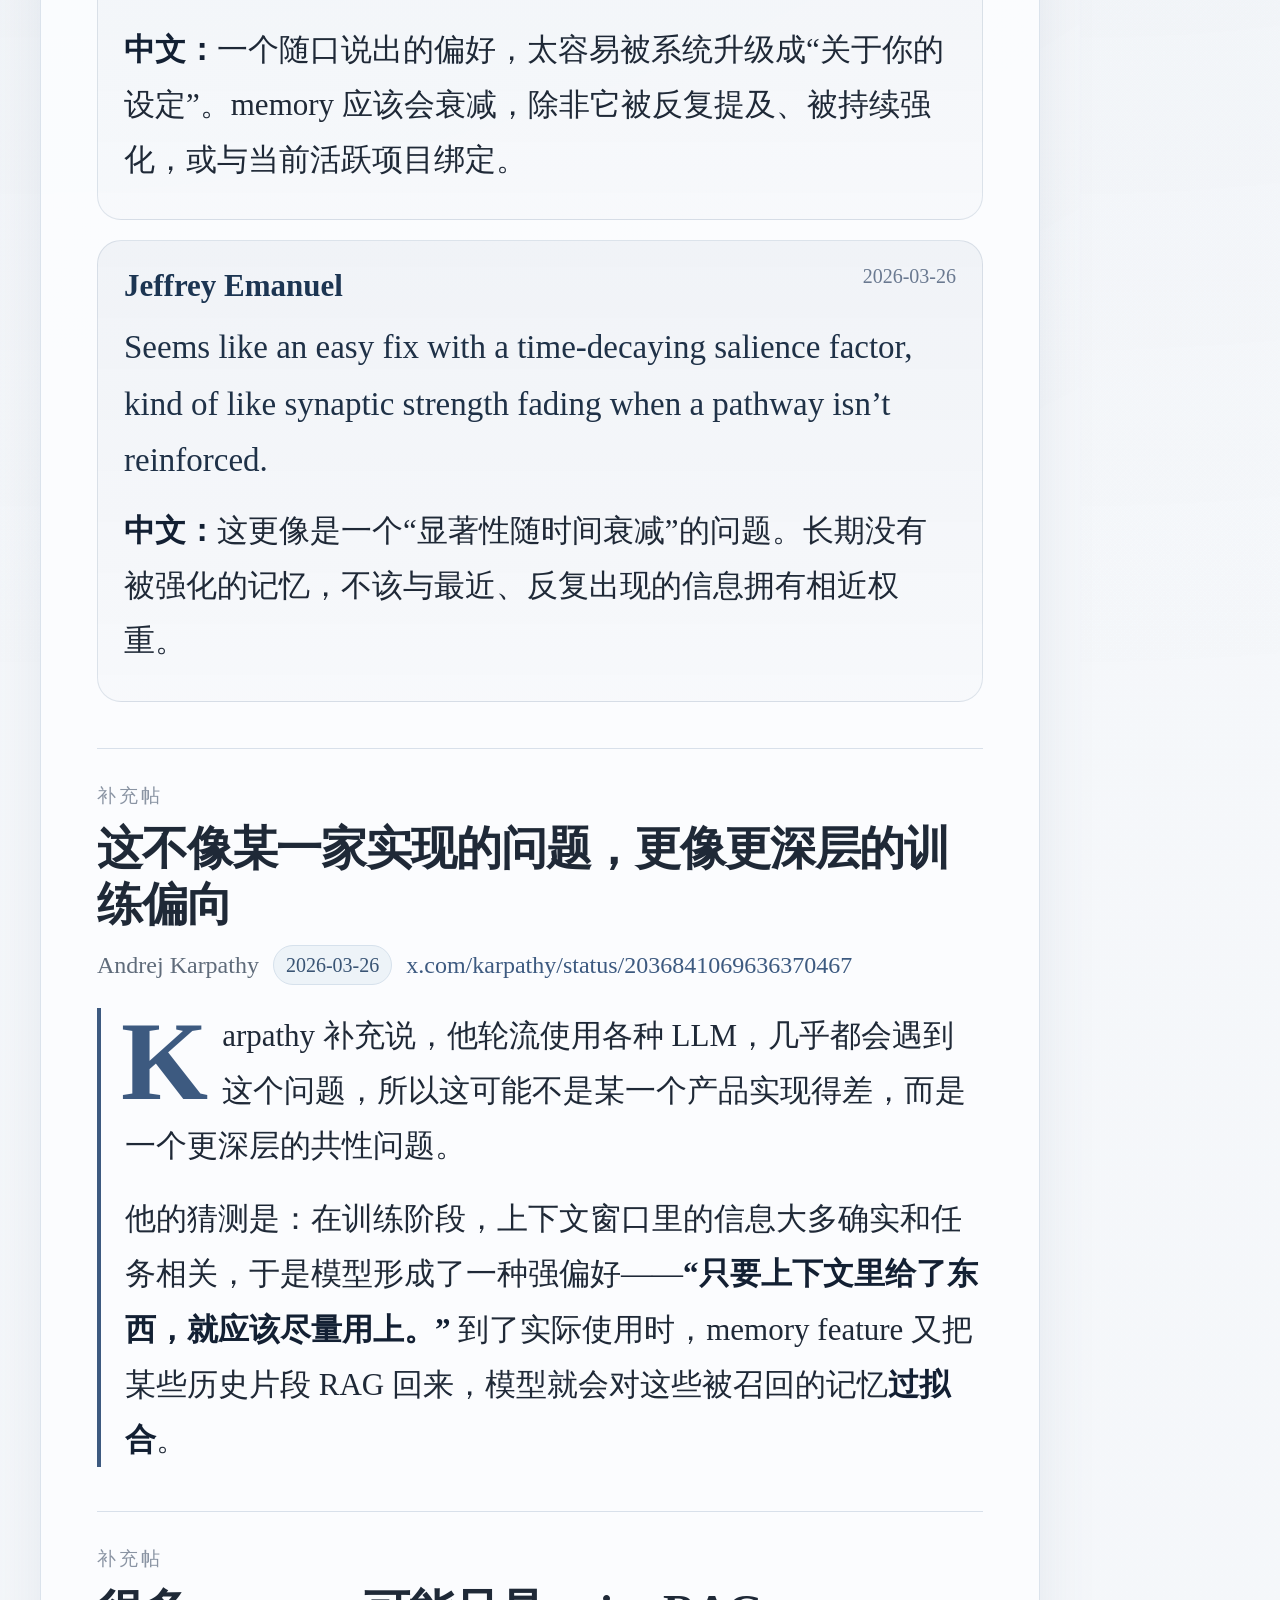
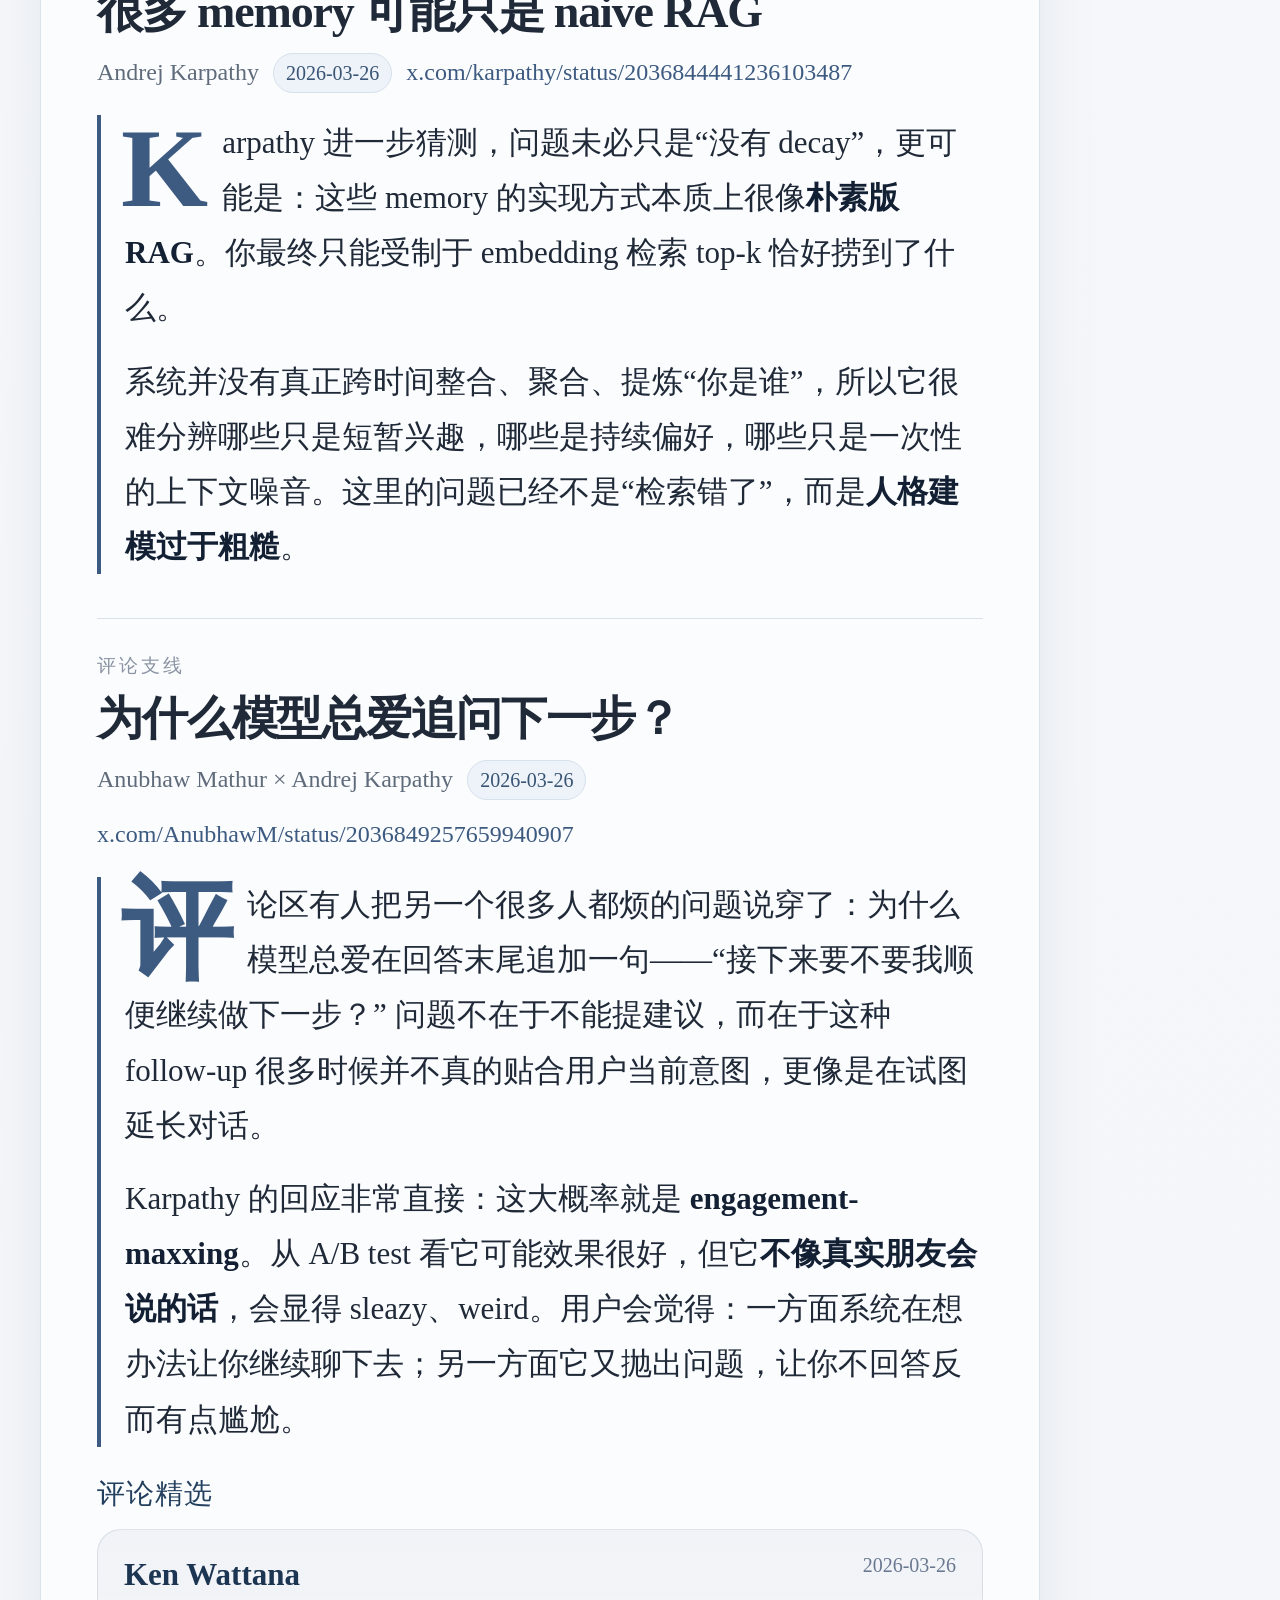
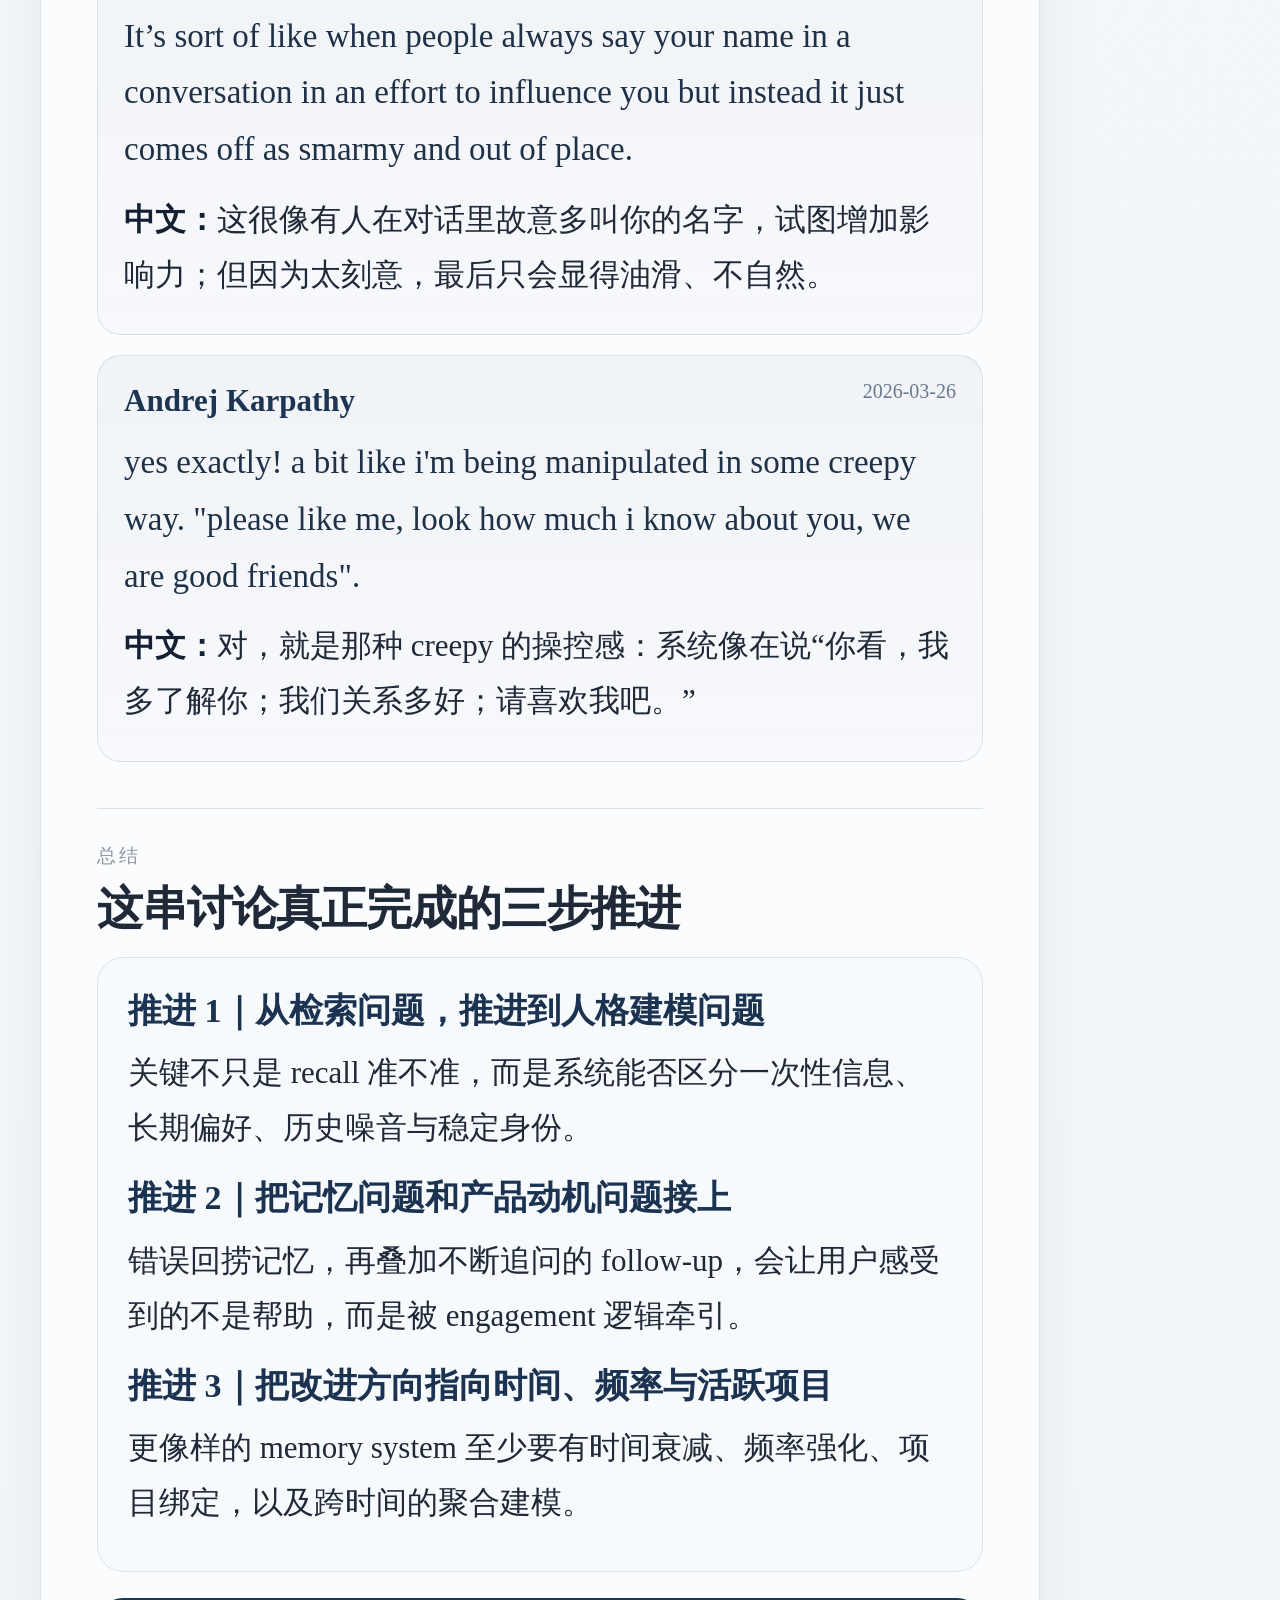
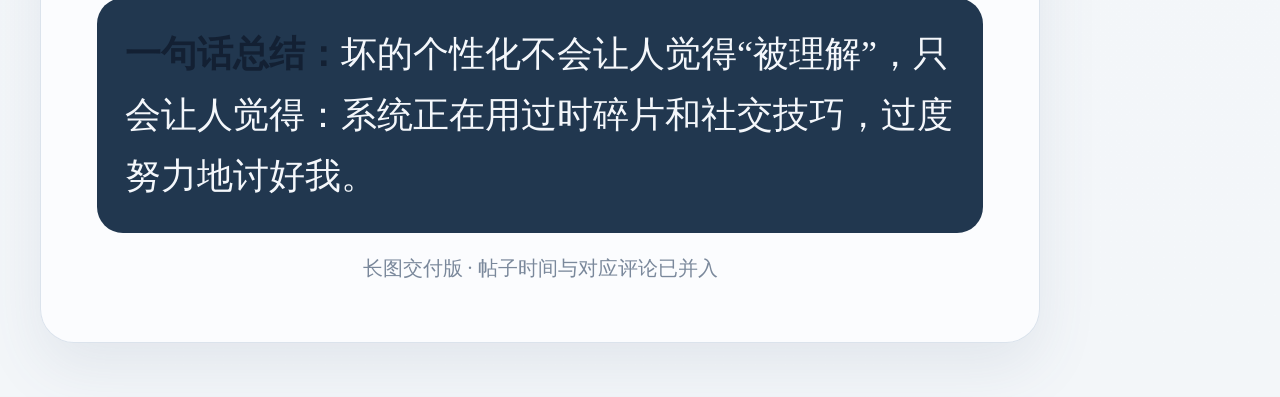
<file: docs/posts/karpathy-llm-memory-dossier-zh-cn/index.html>
<!DOCTYPE html><html lang="zh-CN"><head><meta charset="UTF-8" /><meta name="viewport" content="width=1080, initial-scale=1" /><title>Karpathy：LLM 的个性化记忆，为什么会让人觉得被“用力过猛地理解”</title><style>
:root{--bg:#f5f7fa;--paper:#fbfcfe;--ink:#1f2937;--muted:#5f6b7a;--soft:#8a94a3;--line:#d8e0ea;--accent:#3d5a80;}
*{box-sizing:border-box} html,body{margin:0;width:1080px;background:radial-gradient(circle at top left, rgba(61,90,128,.06), transparent 34%),linear-gradient(180deg,#f6f8fb 0%,#f3f6f9 100%);color:var(--ink);font-family:"PingFang SC","Hiragino Sans GB","Noto Serif SC","Songti SC",serif}
.page{width:1080px;padding:42px 40px 54px} .sheet{width:1000px;margin:0 auto;background:rgba(251,252,254,.93);border:1px solid rgba(216,224,234,.9);box-shadow:0 24px 60px rgba(78,97,123,.10);border-radius:34px;overflow:hidden}
.hero{padding:54px 56px 34px;background:linear-gradient(180deg, rgba(61,90,128,.06), rgba(61,90,128,.01));border-bottom:1px solid var(--line)} .eyebrow{font-size:22px;letter-spacing:.14em;text-transform:uppercase;color:var(--accent);margin-bottom:18px}
.hero h1{margin:0;font-size:74px;line-height:1.08;letter-spacing:-.035em;font-weight:700;max-width:880px} .dek{margin-top:22px;max-width:860px;font-size:30px;line-height:1.75;color:var(--muted)}
.content{padding:18px 56px 54px} .section{padding:34px 0 26px;border-bottom:1px solid var(--line)} .section:last-child{border-bottom:none;padding-bottom:6px}
.section-label{display:inline-block;font-size:19px;letter-spacing:.16em;text-transform:uppercase;color:var(--soft);margin-bottom:12px} .section h2{margin:0 0 12px;font-size:46px;line-height:1.22;letter-spacing:-.025em;color:var(--ink)}
.meta{display:flex;gap:14px;flex-wrap:wrap;align-items:center;font-size:24px;line-height:1.7;color:var(--muted);margin-bottom:22px} .meta a{color:var(--accent);text-decoration:none} .timepill{display:inline-block;padding:4px 12px;border-radius:999px;background:#edf3f8;color:#395474;font-size:20px;line-height:1.5;border:1px solid #d6e1ec}
blockquote{margin:0;padding:0 0 0 24px;border-left:4px solid var(--accent)} p,li{font-size:31px;line-height:1.78;color:var(--ink);margin:0 0 18px} .lead::first-letter{font-size:112px;line-height:.82;float:left;margin:8px 14px 0 -4px;color:var(--accent);font-weight:700}
strong{color:#132033;font-weight:700} code{font-family:ui-monospace,"SF Mono",Menlo,monospace;font-size:.84em;background:#eef3f8;padding:.08em .28em;border-radius:8px;color:#284566}
ol,ul{margin:0 0 18px 0;padding-left:34px}
.image-card{margin:28px 0 16px;background:white;border:1px solid #dbe3ec;border-radius:24px;overflow:hidden;box-shadow:0 14px 36px rgba(78,97,123,.08)} .image-card img{display:block;width:100%;height:auto} .caption{padding:18px 22px 20px;font-size:24px;line-height:1.6;color:var(--muted);background:linear-gradient(180deg, rgba(248,250,253,.9), rgba(255,255,255,1));border-top:1px solid #e6ecf2}
.comments-title{margin:26px 0 14px;font-size:28px;line-height:1.5;color:#24405f;letter-spacing:.04em} .comment{margin:0 0 20px;padding:24px 26px 18px;background:linear-gradient(180deg, rgba(61,90,128,.055), rgba(61,90,128,.02));border:1px solid rgba(61,90,128,.14);border-radius:24px}
.comment-head{display:flex;justify-content:space-between;gap:12px;align-items:flex-start;margin-bottom:12px} .comment h3{margin:0;font-size:31px;line-height:1.35;color:#1c3552} .comment .ctime{font-size:20px;color:#6a7990;white-space:nowrap} .comment p{margin-bottom:14px} .quote{font-size:33px;line-height:1.72;color:#1f3147}
.summary-box{margin-top:20px;padding:28px 30px 22px;background:#f7fafc;border:1px solid #dbe4ee;border-radius:26px} .summary-box h3{margin:0 0 10px;font-size:34px;line-height:1.45;color:#1b3350}
.final{margin-top:26px;padding:26px 28px;border-radius:26px;background:#21374f;color:#f4f7fb} .final p{color:#f4f7fb;font-size:36px;line-height:1.7;margin:0} .footer{padding-top:22px;color:#7a889b;font-size:20px;text-align:center}
</style></head><body><div class="page"><div class="sheet"><div class="hero"><div class="eyebrow">LLM Memory × Personalization</div><h1>Karpathy：LLM 的个性化记忆，为什么会让人觉得被“用力过猛地理解”</h1><div class="dek">Karpathy 这组讨论真正指出的，不是“模型有没有记住你”，而是：当记忆系统把偶发信息错当成稳定人格，并不断回捞进当前对话时，个性化就会从懂你滑向过度迎合，甚至操控感。</div></div><div class="content"><section class="section"><div class="section-label">主帖</div><h2>一次随口提问，为什么会被模型永久当成你的深层兴趣？</h2><div class="meta"><span>Andrej Karpathy</span><span class="timepill">2026-03-26 00:05</span><a href="https://x.com/karpathy/status/2036836816654147718">x.com/karpathy/status/2036836816654147718</a></div><blockquote><p class="lead">Karpathy 说，当前各家 LLM 的个性化功能里，一个常见问题是：<strong>memory 很容易变成干扰项</strong>。你两个月前只是随口问过一次某个话题，模型却会在之后很长时间里，不停把它当成你的“深层兴趣”反复提起。</p><p>这种感觉不是自然的理解，而像是系统<strong>过度努力地表现自己很懂你</strong>。问题不在“有没有记住”，而在“记住了什么、怎样记、怎样再次提起”。</p></blockquote><div class="comments-title">评论精选</div><div class="comment"><div class="comment-head"><h3>Vox</h3><div class="ctime">2026-03-26</div></div><p class="quote">one throwaway preference turns into lore way too easily. memory should decay unless it gets repeated, reinforced, or tied to an active project.</p><p><strong>中文：</strong>一个随口说出的偏好，太容易被系统升级成“关于你的设定”。memory 应该会衰减，除非它被反复提及、被持续强化，或与当前活跃项目绑定。</p></div><div class="comment"><div class="comment-head"><h3>Jeffrey Emanuel</h3><div class="ctime">2026-03-26</div></div><p class="quote">Seems like an easy fix with a time-decaying salience factor, kind of like synaptic strength fading when a pathway isn’t reinforced.</p><p><strong>中文：</strong>这更像是一个“显著性随时间衰减”的问题。长期没有被强化的记忆，不该与最近、反复出现的信息拥有相近权重。</p></div></section><section class="section"><div class="section-label">补充帖</div><h2>这不像某一家实现的问题，更像更深层的训练偏向</h2><div class="meta"><span>Andrej Karpathy</span><span class="timepill">2026-03-26</span><a href="https://x.com/karpathy/status/2036841069636370467">x.com/karpathy/status/2036841069636370467</a></div><blockquote><p class="lead">Karpathy 补充说，他轮流使用各种 LLM，几乎都会遇到这个问题，所以这可能不是某一个产品实现得差，而是一个更深层的共性问题。</p><p>他的猜测是：在训练阶段，上下文窗口里的信息大多确实和任务相关，于是模型形成了一种强偏好——<strong>“只要上下文里给了东西，就应该尽量用上。”</strong> 到了实际使用时，memory feature 又把某些历史片段 RAG 回来，模型就会对这些被召回的记忆<strong>过拟合</strong>。</p></blockquote></section><section class="section"><div class="section-label">补充帖</div><h2>很多 memory 可能只是 naive RAG</h2><div class="meta"><span>Andrej Karpathy</span><span class="timepill">2026-03-26</span><a href="https://x.com/karpathy/status/2036844441236103487">x.com/karpathy/status/2036844441236103487</a></div><blockquote><p class="lead">Karpathy 进一步猜测，问题未必只是“没有 decay”，更可能是：这些 memory 的实现方式本质上很像<strong>朴素版 RAG</strong>。你最终只能受制于 embedding 检索 top-k 恰好捞到了什么。</p><p>系统并没有真正跨时间整合、聚合、提炼“你是谁”，所以它很难分辨哪些只是短暂兴趣，哪些是持续偏好，哪些只是一次性的上下文噪音。这里的问题已经不是“检索错了”，而是<strong>人格建模过于粗糙</strong>。</p></blockquote></section><section class="section"><div class="section-label">评论支线</div><h2>为什么模型总爱追问下一步？</h2><div class="meta"><span>Anubhaw Mathur × Andrej Karpathy</span><span class="timepill">2026-03-26</span><a href="https://x.com/AnubhawM/status/2036849257659940907">x.com/AnubhawM/status/2036849257659940907</a></div><blockquote><p class="lead">评论区有人把另一个很多人都烦的问题说穿了：为什么模型总爱在回答末尾追加一句——“接下来要不要我顺便继续做下一步？” 问题不在于不能提建议，而在于这种 follow-up 很多时候并不真的贴合用户当前意图，更像是在试图延长对话。</p><p>Karpathy 的回应非常直接：这大概率就是 <strong>engagement-maxxing</strong>。从 A/B test 看它可能效果很好，但它<strong>不像真实朋友会说的话</strong>，会显得 sleazy、weird。用户会觉得：一方面系统在想办法让你继续聊下去；另一方面它又抛出问题，让你不回答反而有点尴尬。</p></blockquote><div class="comments-title">评论精选</div><div class="comment"><div class="comment-head"><h3>Ken Wattana</h3><div class="ctime">2026-03-26</div></div><p class="quote">It’s sort of like when people always say your name in a conversation in an effort to influence you but instead it just comes off as smarmy and out of place.</p><p><strong>中文：</strong>这很像有人在对话里故意多叫你的名字，试图增加影响力；但因为太刻意，最后只会显得油滑、不自然。</p></div><div class="comment"><div class="comment-head"><h3>Andrej Karpathy</h3><div class="ctime">2026-03-26</div></div><p class="quote">yes exactly! a bit like i'm being manipulated in some creepy way. "please like me, look how much i know about you, we are good friends".</p><p><strong>中文：</strong>对，就是那种 creepy 的操控感：系统像在说“你看，我多了解你；我们关系多好；请喜欢我吧。”</p></div></section><section class="section"><div class="section-label">总结</div><h2>这串讨论真正完成的三步推进</h2><div class="summary-box"><h3>推进 1｜从检索问题，推进到人格建模问题</h3><p>关键不只是 recall 准不准，而是系统能否区分一次性信息、长期偏好、历史噪音与稳定身份。</p><h3>推进 2｜把记忆问题和产品动机问题接上</h3><p>错误回捞记忆，再叠加不断追问的 follow-up，会让用户感受到的不是帮助，而是被 engagement 逻辑牵引。</p><h3>推进 3｜把改进方向指向时间、频率与活跃项目</h3><p>更像样的 memory system 至少要有时间衰减、频率强化、项目绑定，以及跨时间的聚合建模。</p></div><div class="final"><p><strong>一句话总结：</strong>坏的个性化不会让人觉得“被理解”，只会让人觉得：系统正在用过时碎片和社交技巧，过度努力地讨好我。</p></div><div class="footer">长图交付版 · 帖子时间与对应评论已并入</div></section></div></div></div></body></html>
</file>
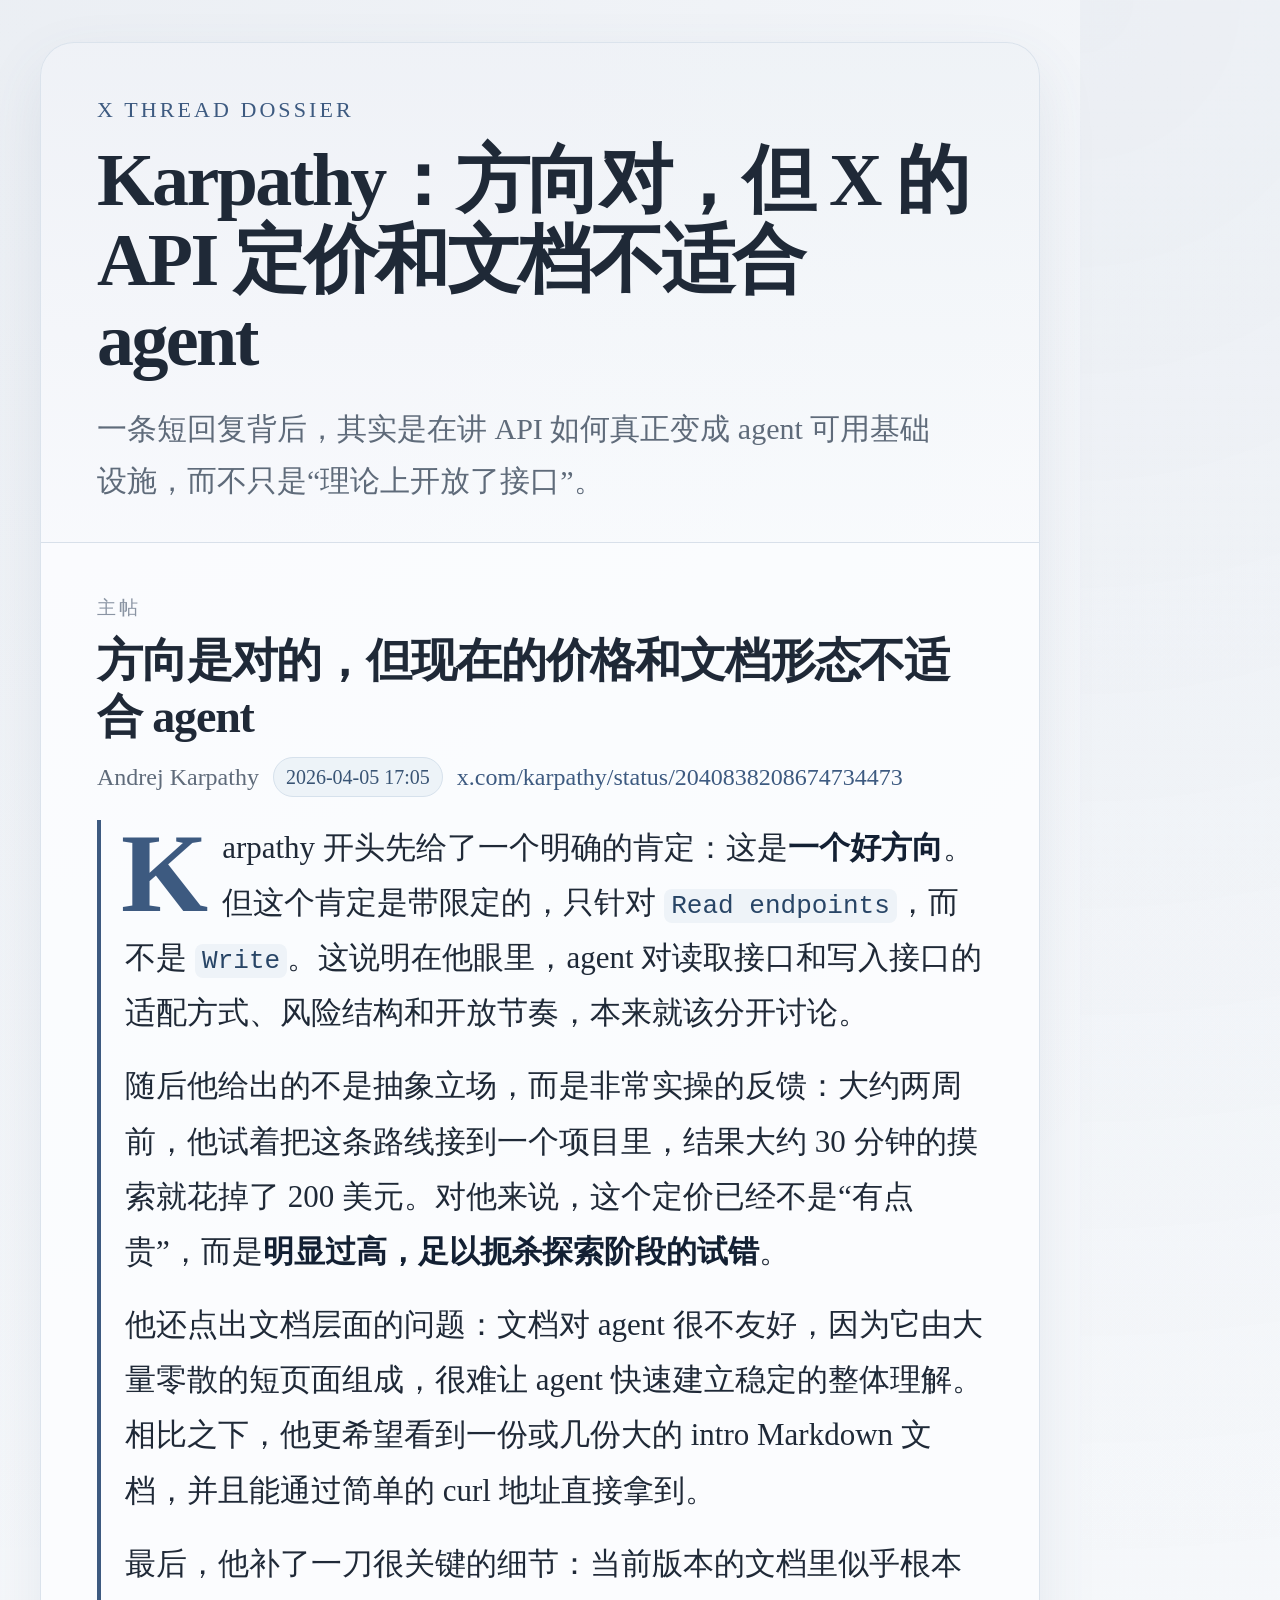
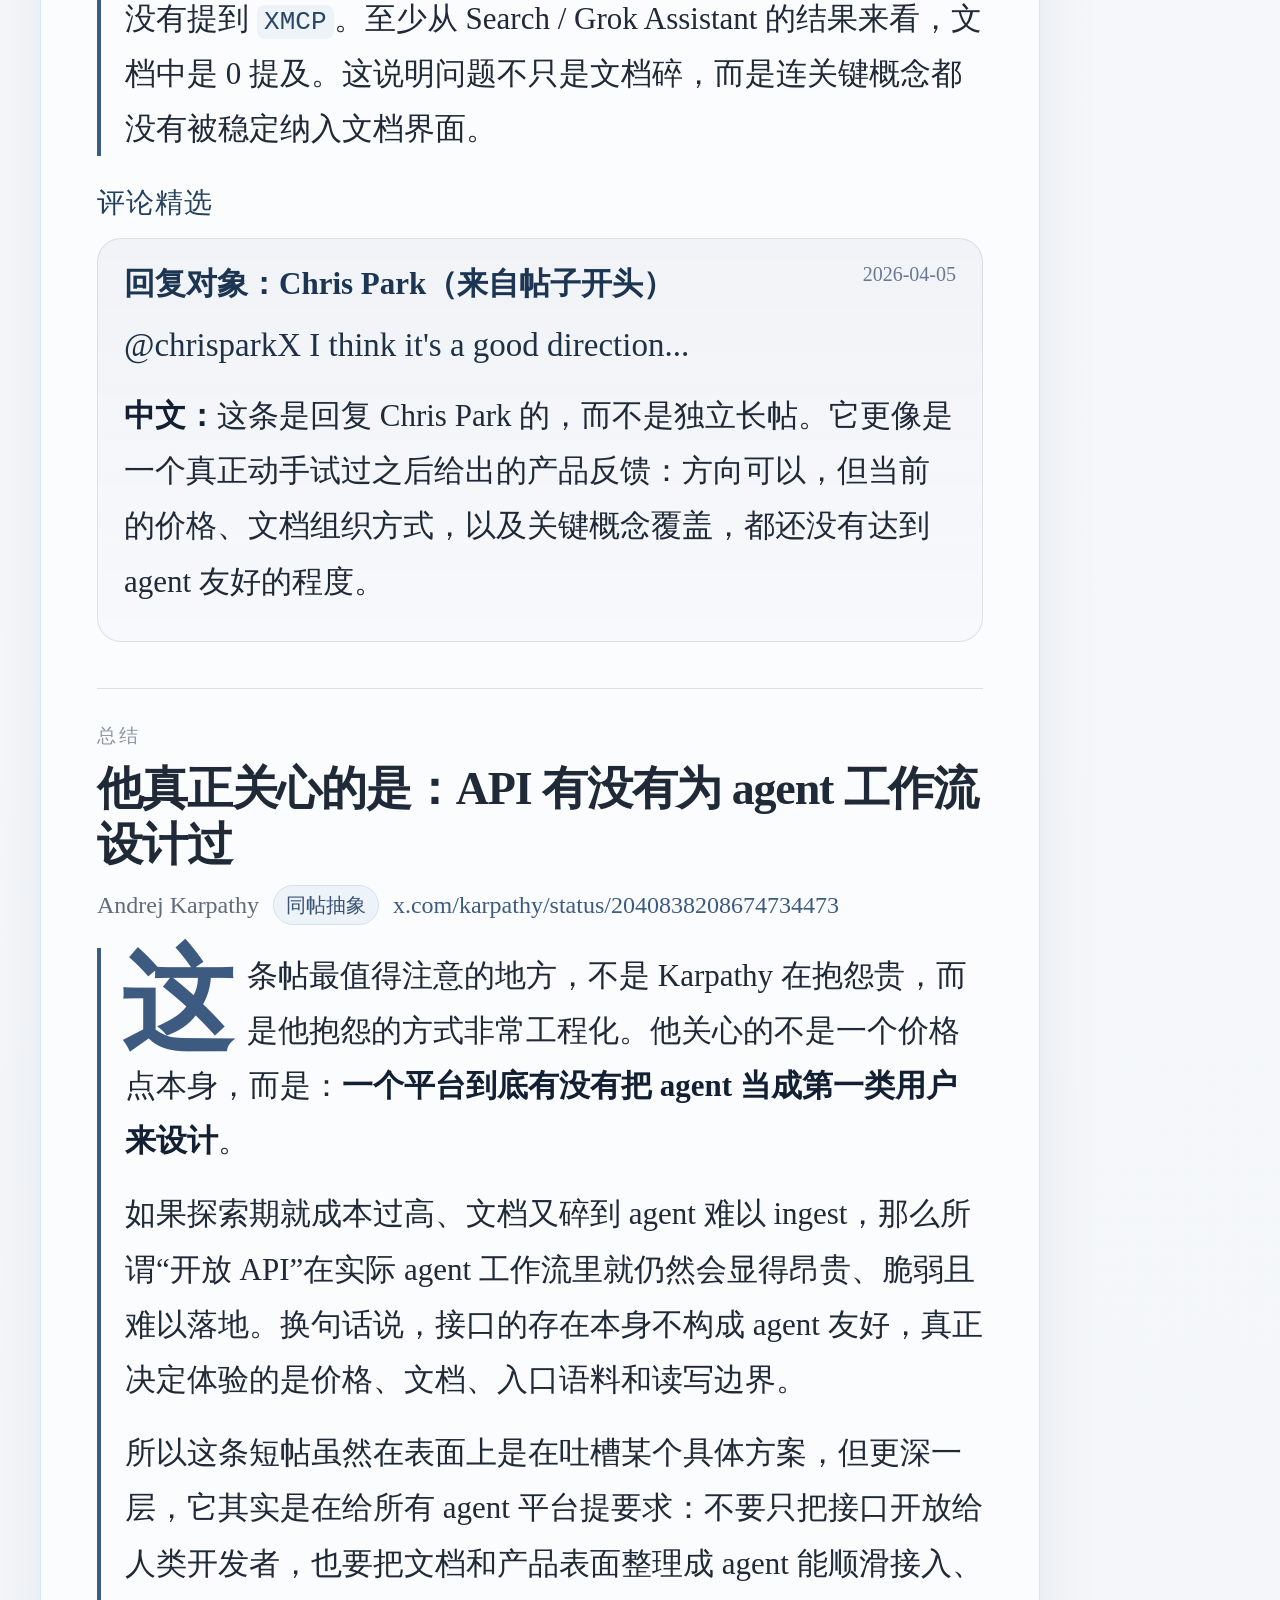
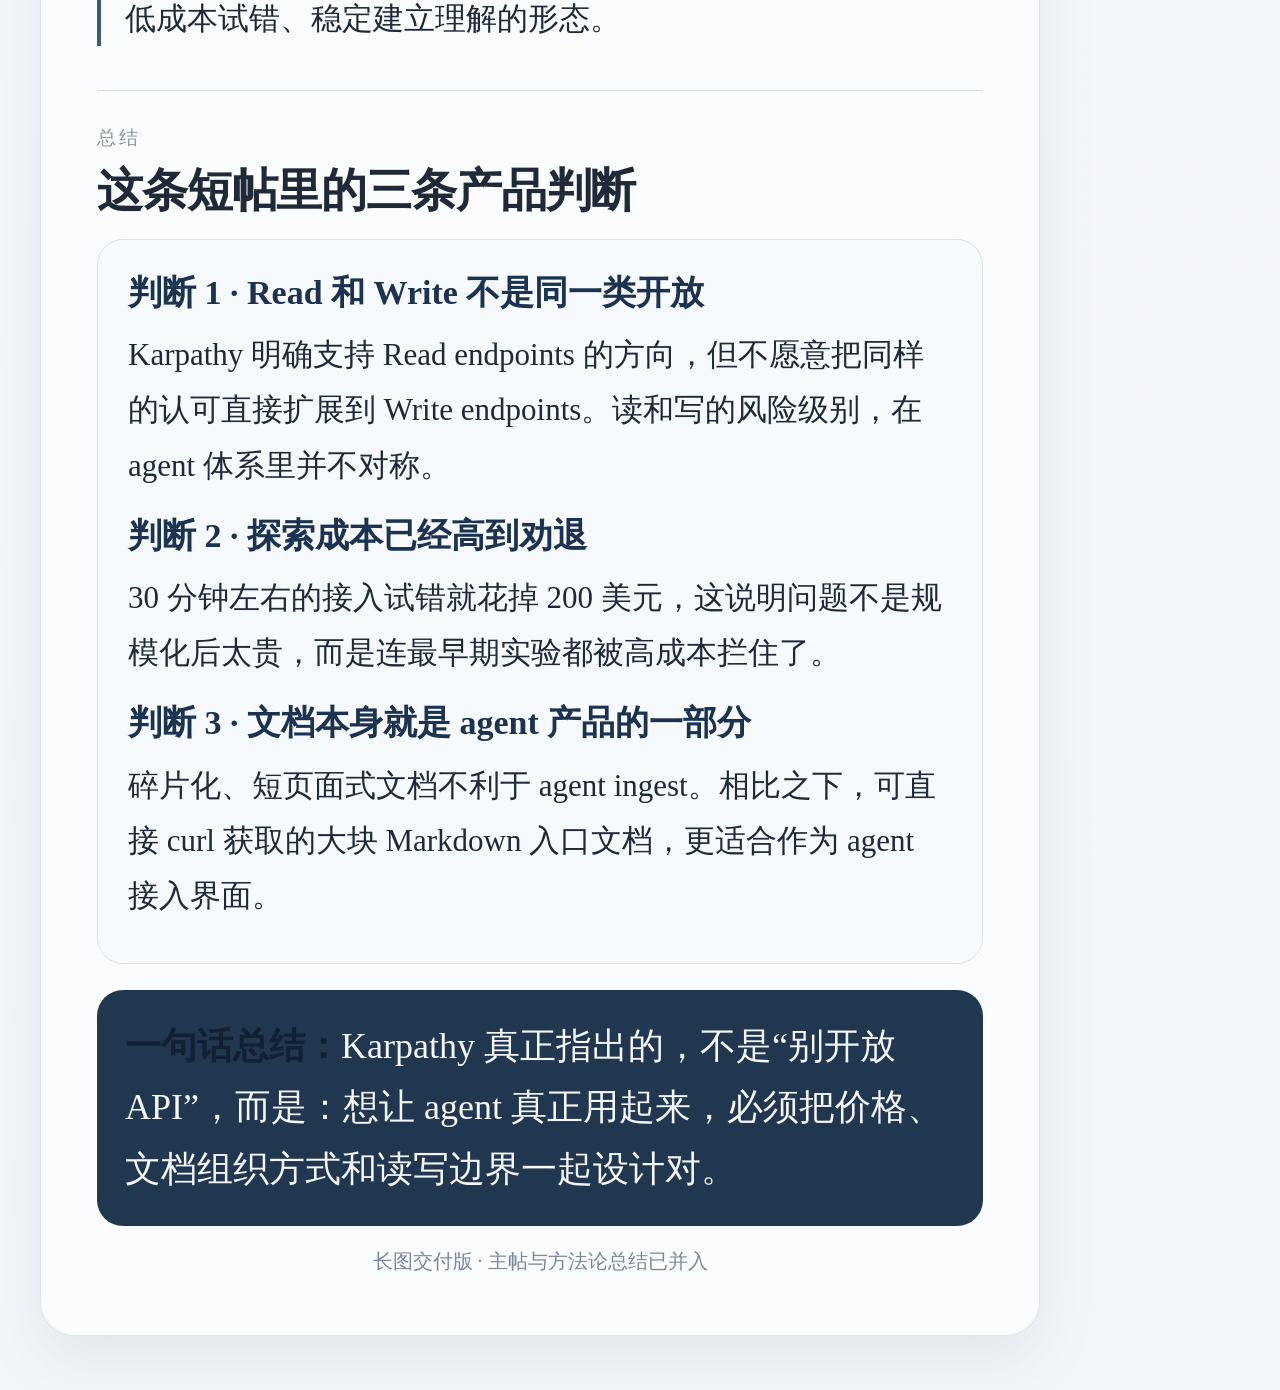
<file: docs/posts/karpathy-x-api-read-not-write/index.html>
<!DOCTYPE html><html lang="zh-CN"><head><meta charset="UTF-8" /><meta name="viewport" content="width=1080, initial-scale=1" /><title>Karpathy：方向对，但 X 的 API 定价和文档不适合 agent</title><style>
:root{--bg:#f5f7fa;--paper:#fbfcfe;--ink:#1f2937;--muted:#5f6b7a;--soft:#8a94a3;--line:#d8e0ea;--accent:#3d5a80;}
*{box-sizing:border-box} html,body{margin:0;width:1080px;background:radial-gradient(circle at top left, rgba(61,90,128,.06), transparent 34%),linear-gradient(180deg,#f6f8fb 0%,#f3f6f9 100%);color:var(--ink);font-family:"PingFang SC","Hiragino Sans GB","Noto Serif SC","Songti SC",serif}
.page{width:1080px;padding:42px 40px 54px} .sheet{width:1000px;margin:0 auto;background:rgba(251,252,254,.93);border:1px solid rgba(216,224,234,.9);box-shadow:0 24px 60px rgba(78,97,123,.10);border-radius:34px;overflow:hidden}
.hero{padding:54px 56px 34px;background:linear-gradient(180deg, rgba(61,90,128,.06), rgba(61,90,128,.01));border-bottom:1px solid var(--line)} .eyebrow{font-size:22px;letter-spacing:.14em;text-transform:uppercase;color:var(--accent);margin-bottom:18px}
.hero h1{margin:0;font-size:74px;line-height:1.08;letter-spacing:-.035em;font-weight:700;max-width:880px} .dek{margin-top:22px;max-width:860px;font-size:30px;line-height:1.75;color:var(--muted)}
.content{padding:18px 56px 54px} .section{padding:34px 0 26px;border-bottom:1px solid var(--line)} .section:last-child{border-bottom:none;padding-bottom:6px}
.section-label{display:inline-block;font-size:19px;letter-spacing:.16em;text-transform:uppercase;color:var(--soft);margin-bottom:12px} .section h2{margin:0 0 12px;font-size:46px;line-height:1.22;letter-spacing:-.025em;color:var(--ink)}
.meta{display:flex;gap:14px;flex-wrap:wrap;align-items:center;font-size:24px;line-height:1.7;color:var(--muted);margin-bottom:22px} .meta a{color:var(--accent);text-decoration:none} .timepill{display:inline-block;padding:4px 12px;border-radius:999px;background:#edf3f8;color:#395474;font-size:20px;line-height:1.5;border:1px solid #d6e1ec}
blockquote{margin:0;padding:0 0 0 24px;border-left:4px solid var(--accent)} p,li{font-size:31px;line-height:1.78;color:var(--ink);margin:0 0 18px} .lead::first-letter{font-size:112px;line-height:.82;float:left;margin:8px 14px 0 -4px;color:var(--accent);font-weight:700}
strong{color:#132033;font-weight:700} code{font-family:ui-monospace,"SF Mono",Menlo,monospace;font-size:.84em;background:#eef3f8;padding:.08em .28em;border-radius:8px;color:#284566}
ol,ul{margin:0 0 18px 0;padding-left:34px}
.image-card{margin:28px 0 16px;background:white;border:1px solid #dbe3ec;border-radius:24px;overflow:hidden;box-shadow:0 14px 36px rgba(78,97,123,.08)} .image-card img{display:block;width:100%;height:auto} .caption{padding:18px 22px 20px;font-size:24px;line-height:1.6;color:var(--muted);background:linear-gradient(180deg, rgba(248,250,253,.9), rgba(255,255,255,1));border-top:1px solid #e6ecf2}
.comments-title{margin:26px 0 14px;font-size:28px;line-height:1.5;color:#24405f;letter-spacing:.04em} .comment{margin:0 0 20px;padding:24px 26px 18px;background:linear-gradient(180deg, rgba(61,90,128,.055), rgba(61,90,128,.02));border:1px solid rgba(61,90,128,.14);border-radius:24px}
.comment-head{display:flex;justify-content:space-between;gap:12px;align-items:flex-start;margin-bottom:12px} .comment h3{margin:0;font-size:31px;line-height:1.35;color:#1c3552} .comment .ctime{font-size:20px;color:#6a7990;white-space:nowrap} .comment p{margin-bottom:14px} .quote{font-size:33px;line-height:1.72;color:#1f3147}
.summary-box{margin-top:20px;padding:28px 30px 22px;background:#f7fafc;border:1px solid #dbe4ee;border-radius:26px} .summary-box h3{margin:0 0 10px;font-size:34px;line-height:1.45;color:#1b3350}
.final{margin-top:26px;padding:26px 28px;border-radius:26px;background:#21374f;color:#f4f7fb} .final p{color:#f4f7fb;font-size:36px;line-height:1.7;margin:0} .footer{padding-top:22px;color:#7a889b;font-size:20px;text-align:center}
</style></head><body><div class="page"><div class="sheet"><div class="hero"><div class="eyebrow">X Thread Dossier</div><h1>Karpathy：方向对，但 X 的 API 定价和文档不适合 agent</h1><div class="dek">一条短回复背后，其实是在讲 API 如何真正变成 agent 可用基础设施，而不只是“理论上开放了接口”。</div></div><div class="content"><section class="section"><div class="section-label">主帖</div><h2>方向是对的，但现在的价格和文档形态不适合 agent</h2><div class="meta"><span>Andrej Karpathy</span><span class="timepill">2026-04-05 17:05</span><a href="https://x.com/karpathy/status/2040838208674734473">x.com/karpathy/status/2040838208674734473</a></div><blockquote><p class="lead">Karpathy 开头先给了一个明确的肯定：这是<strong>一个好方向</strong>。但这个肯定是带限定的，只针对 <code>Read endpoints</code>，而不是 <code>Write</code>。这说明在他眼里，agent 对读取接口和写入接口的适配方式、风险结构和开放节奏，本来就该分开讨论。</p><p>随后他给出的不是抽象立场，而是非常实操的反馈：大约两周前，他试着把这条路线接到一个项目里，结果大约 30 分钟的摸索就花掉了 200 美元。对他来说，这个定价已经不是“有点贵”，而是<strong>明显过高，足以扼杀探索阶段的试错</strong>。</p><p>他还点出文档层面的问题：文档对 agent 很不友好，因为它由大量零散的短页面组成，很难让 agent 快速建立稳定的整体理解。相比之下，他更希望看到一份或几份大的 intro Markdown 文档，并且能通过简单的 curl 地址直接拿到。</p><p>最后，他补了一刀很关键的细节：当前版本的文档里似乎根本没有提到 <code>XMCP</code>。至少从 Search / Grok Assistant 的结果来看，文档中是 0 提及。这说明问题不只是文档碎，而是连关键概念都没有被稳定纳入文档界面。</p></blockquote><div class="comments-title">评论精选</div><div class="comment"><div class="comment-head"><h3>回复对象：Chris Park（来自帖子开头）</h3><div class="ctime">2026-04-05</div></div><p class="quote">@chrisparkX I think it's a good direction...</p><p><strong>中文：</strong>这条是回复 Chris Park 的，而不是独立长帖。它更像是一个真正动手试过之后给出的产品反馈：方向可以，但当前的价格、文档组织方式，以及关键概念覆盖，都还没有达到 agent 友好的程度。</p></div></section><section class="section"><div class="section-label">总结</div><h2>他真正关心的是：API 有没有为 agent 工作流设计过</h2><div class="meta"><span>Andrej Karpathy</span><span class="timepill">同帖抽象</span><a href="https://x.com/karpathy/status/2040838208674734473">x.com/karpathy/status/2040838208674734473</a></div><blockquote><p class="lead">这条帖最值得注意的地方，不是 Karpathy 在抱怨贵，而是他抱怨的方式非常工程化。他关心的不是一个价格点本身，而是：<strong>一个平台到底有没有把 agent 当成第一类用户来设计</strong>。</p><p>如果探索期就成本过高、文档又碎到 agent 难以 ingest，那么所谓“开放 API”在实际 agent 工作流里就仍然会显得昂贵、脆弱且难以落地。换句话说，接口的存在本身不构成 agent 友好，真正决定体验的是价格、文档、入口语料和读写边界。</p><p>所以这条短帖虽然在表面上是在吐槽某个具体方案，但更深一层，它其实是在给所有 agent 平台提要求：不要只把接口开放给人类开发者，也要把文档和产品表面整理成 agent 能顺滑接入、低成本试错、稳定建立理解的形态。</p></blockquote></section><section class="section"><div class="section-label">总结</div><h2>这条短帖里的三条产品判断</h2><div class="summary-box"><h3>判断 1 · Read 和 Write 不是同一类开放</h3><p>Karpathy 明确支持 Read endpoints 的方向，但不愿意把同样的认可直接扩展到 Write endpoints。读和写的风险级别，在 agent 体系里并不对称。</p><h3>判断 2 · 探索成本已经高到劝退</h3><p>30 分钟左右的接入试错就花掉 200 美元，这说明问题不是规模化后太贵，而是连最早期实验都被高成本拦住了。</p><h3>判断 3 · 文档本身就是 agent 产品的一部分</h3><p>碎片化、短页面式文档不利于 agent ingest。相比之下，可直接 curl 获取的大块 Markdown 入口文档，更适合作为 agent 接入界面。</p></div><div class="final"><p><strong>一句话总结：</strong>Karpathy 真正指出的，不是“别开放 API”，而是：想让 agent 真正用起来，必须把价格、文档组织方式和读写边界一起设计对。</p></div><div class="footer">长图交付版 · 主帖与方法论总结已并入</div></section></div></div></div></body></html>
</file>
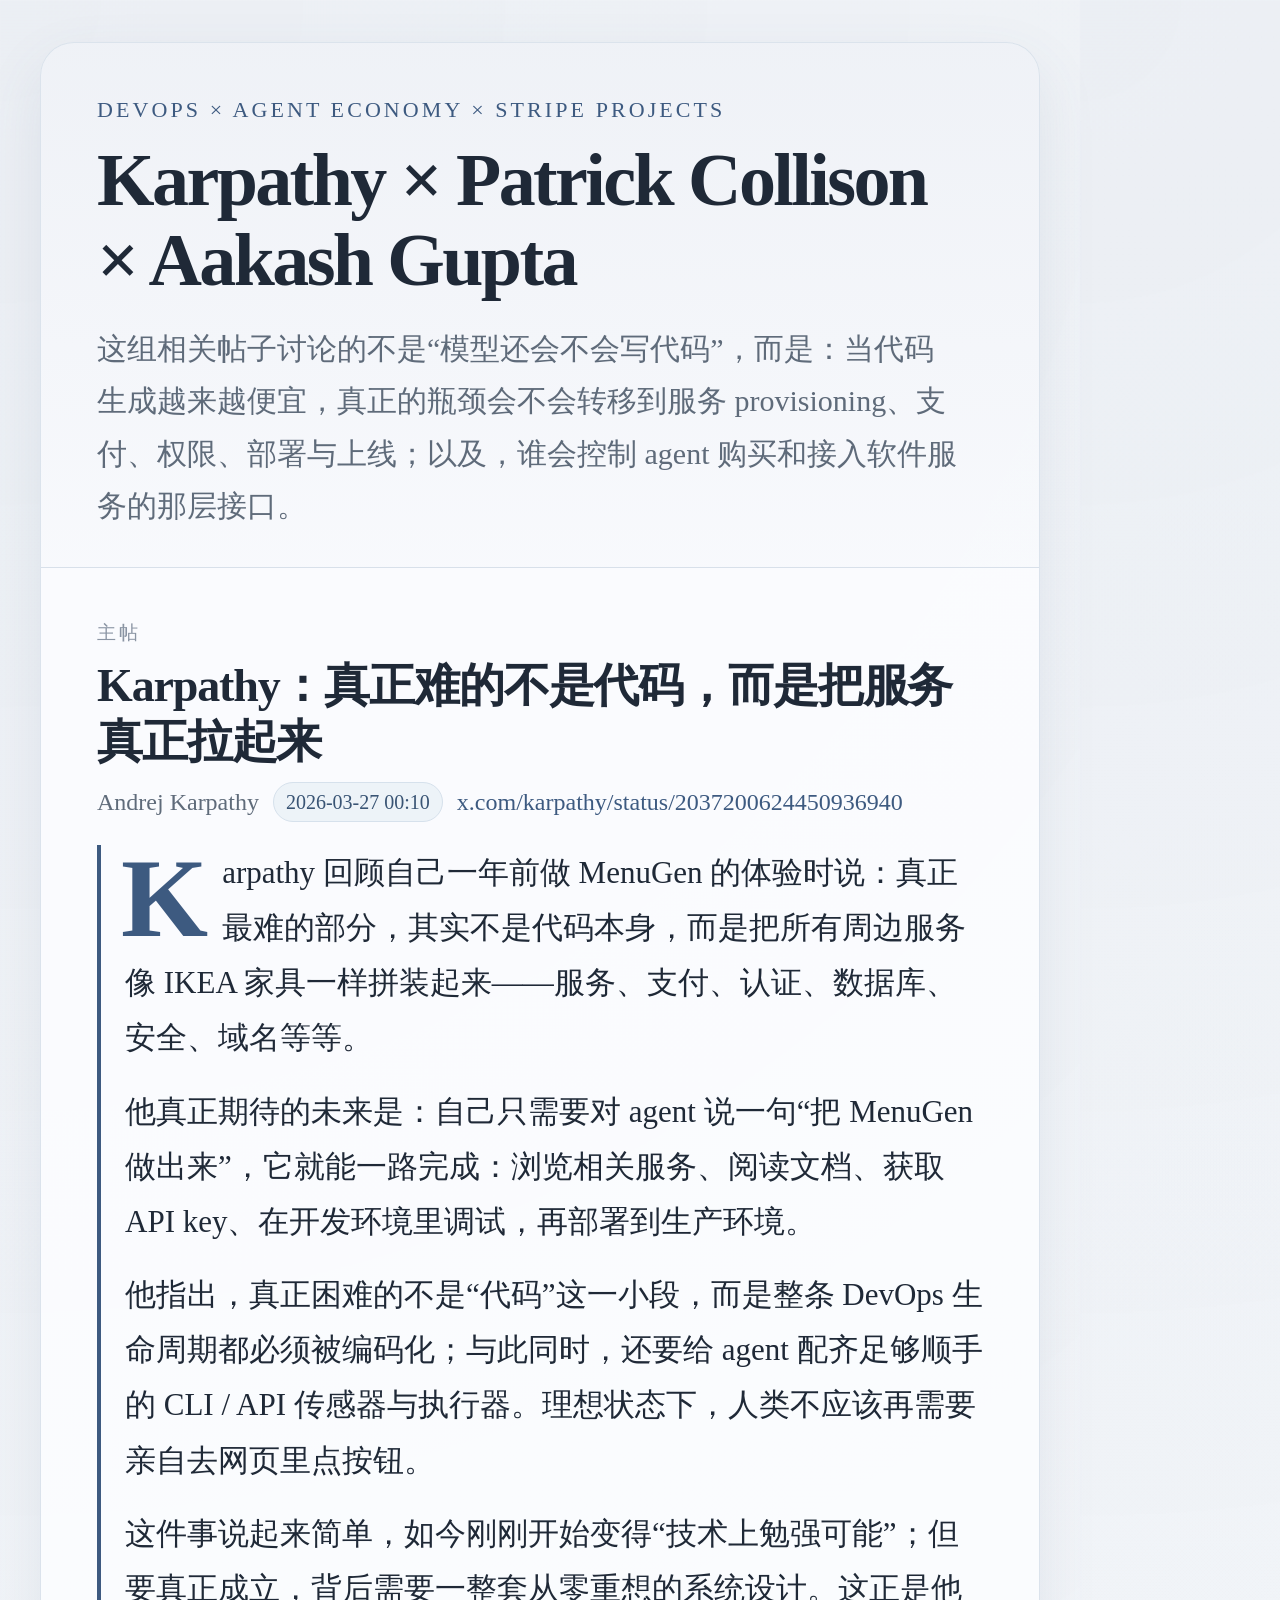
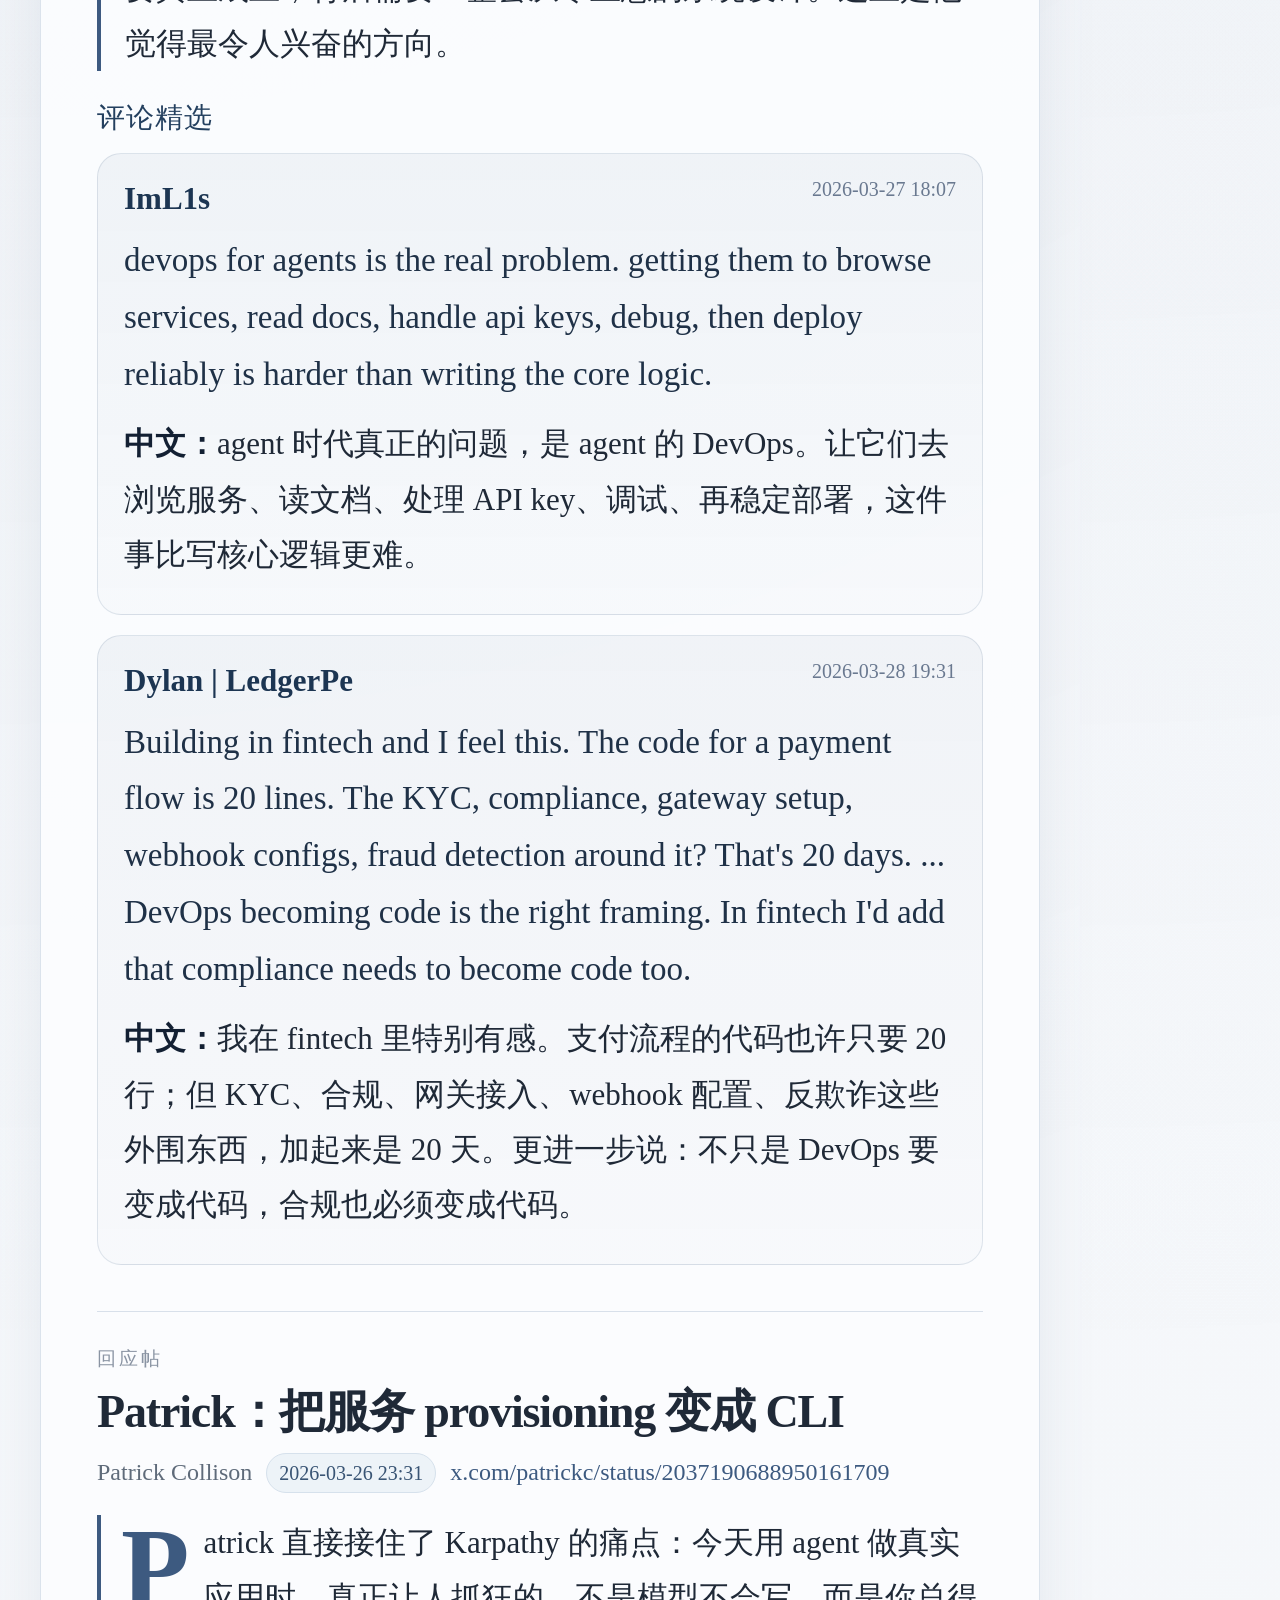
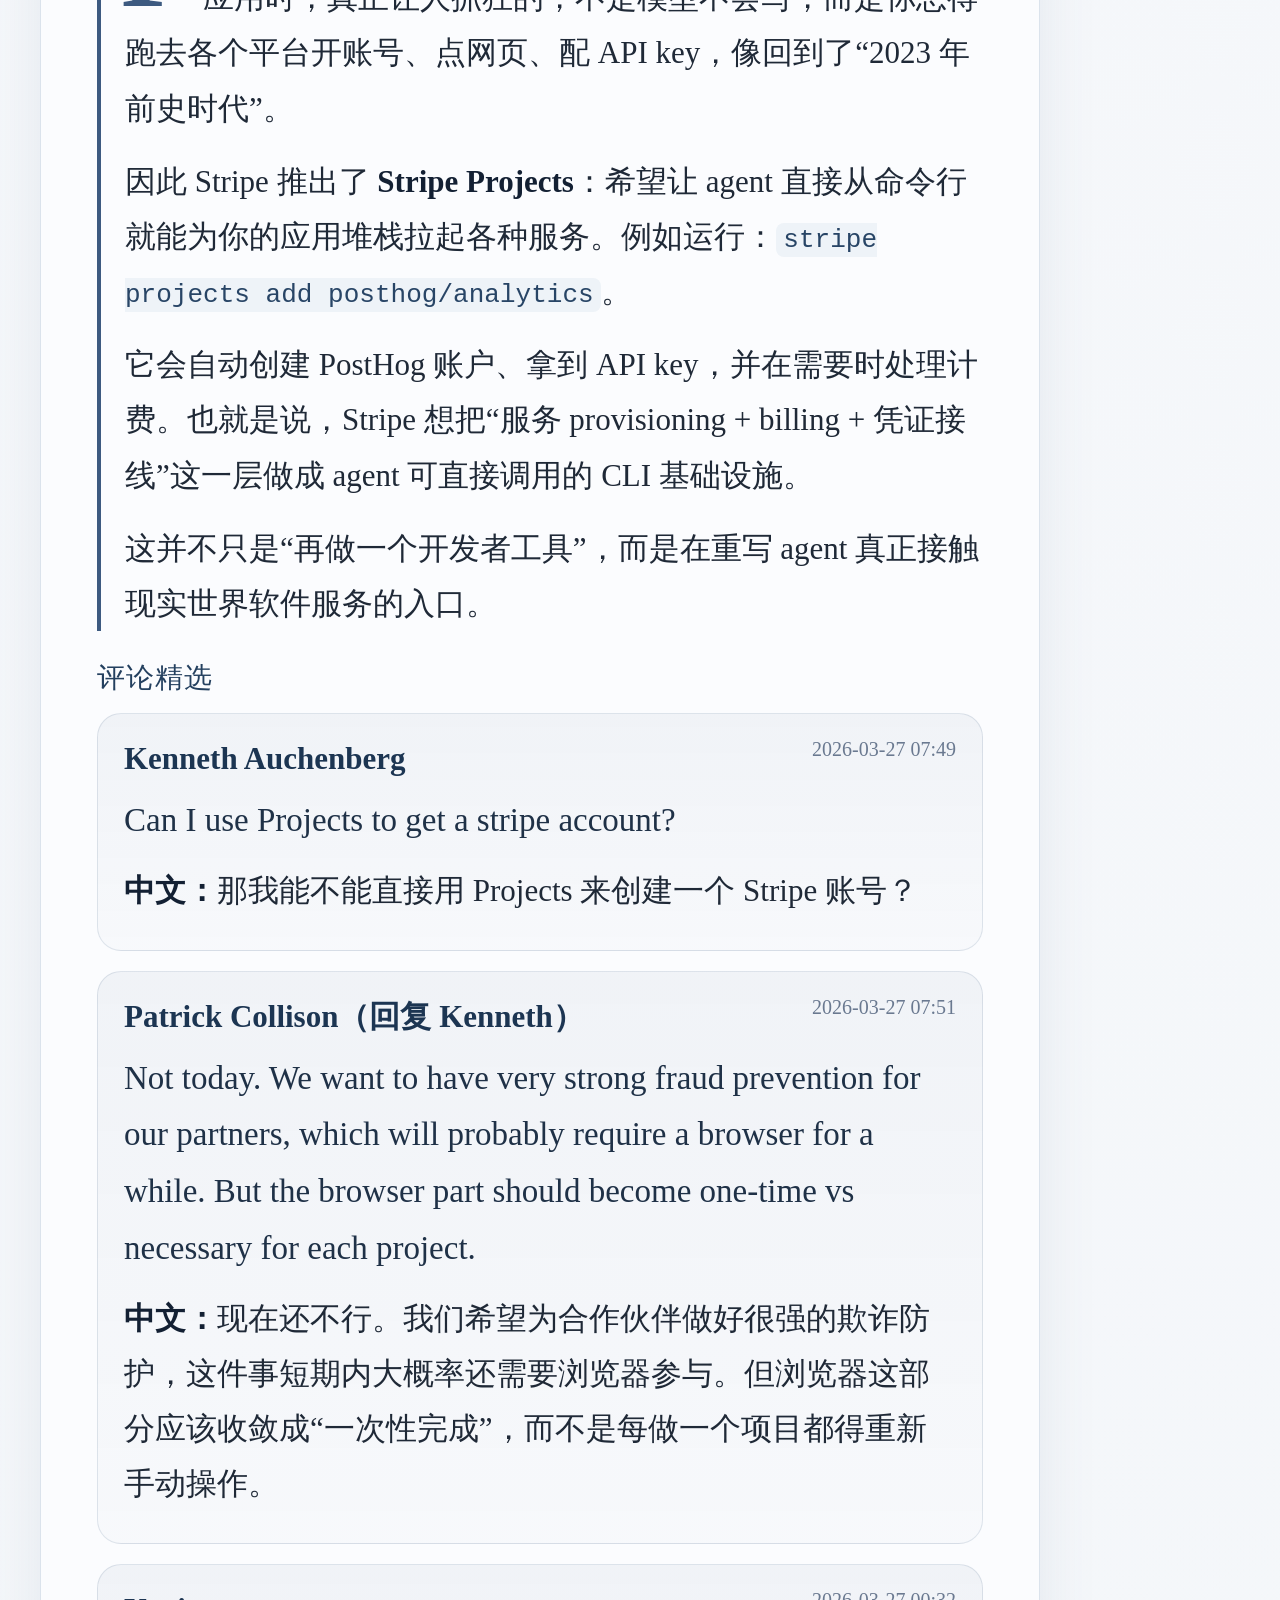
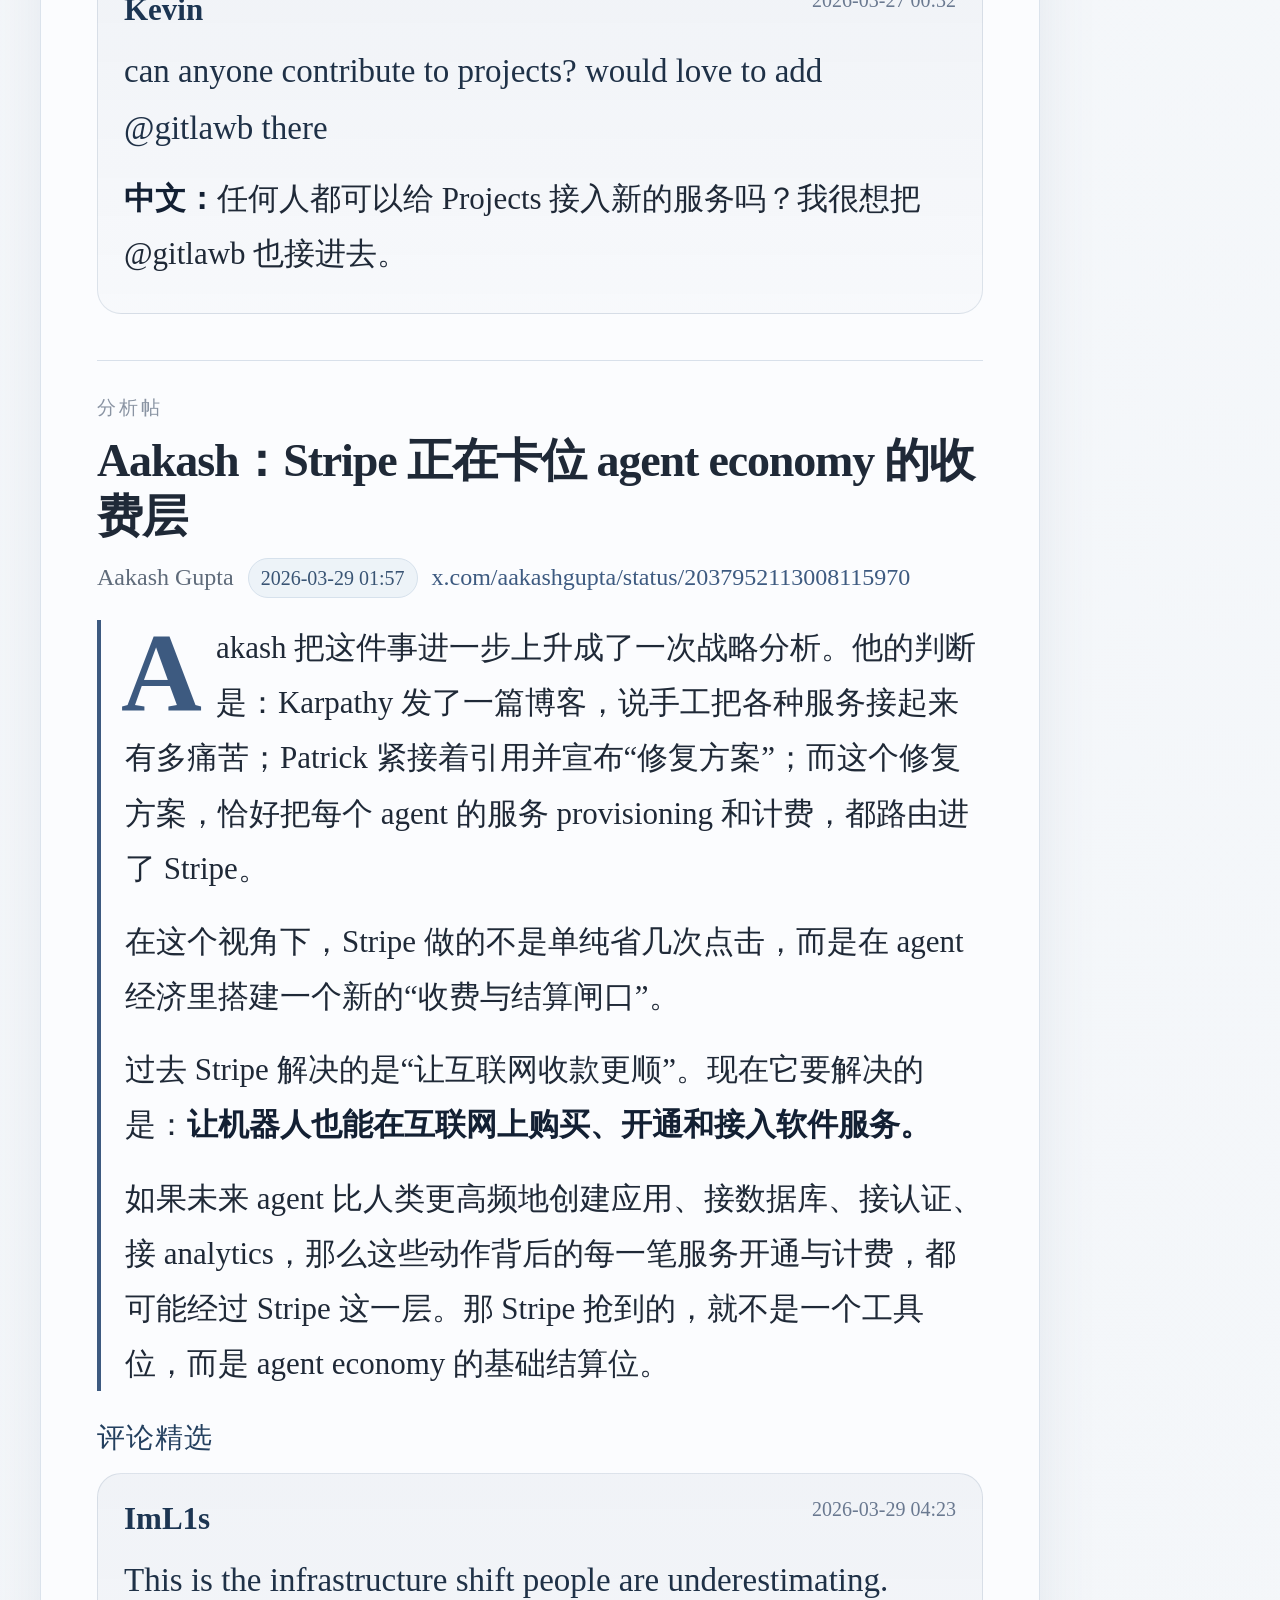
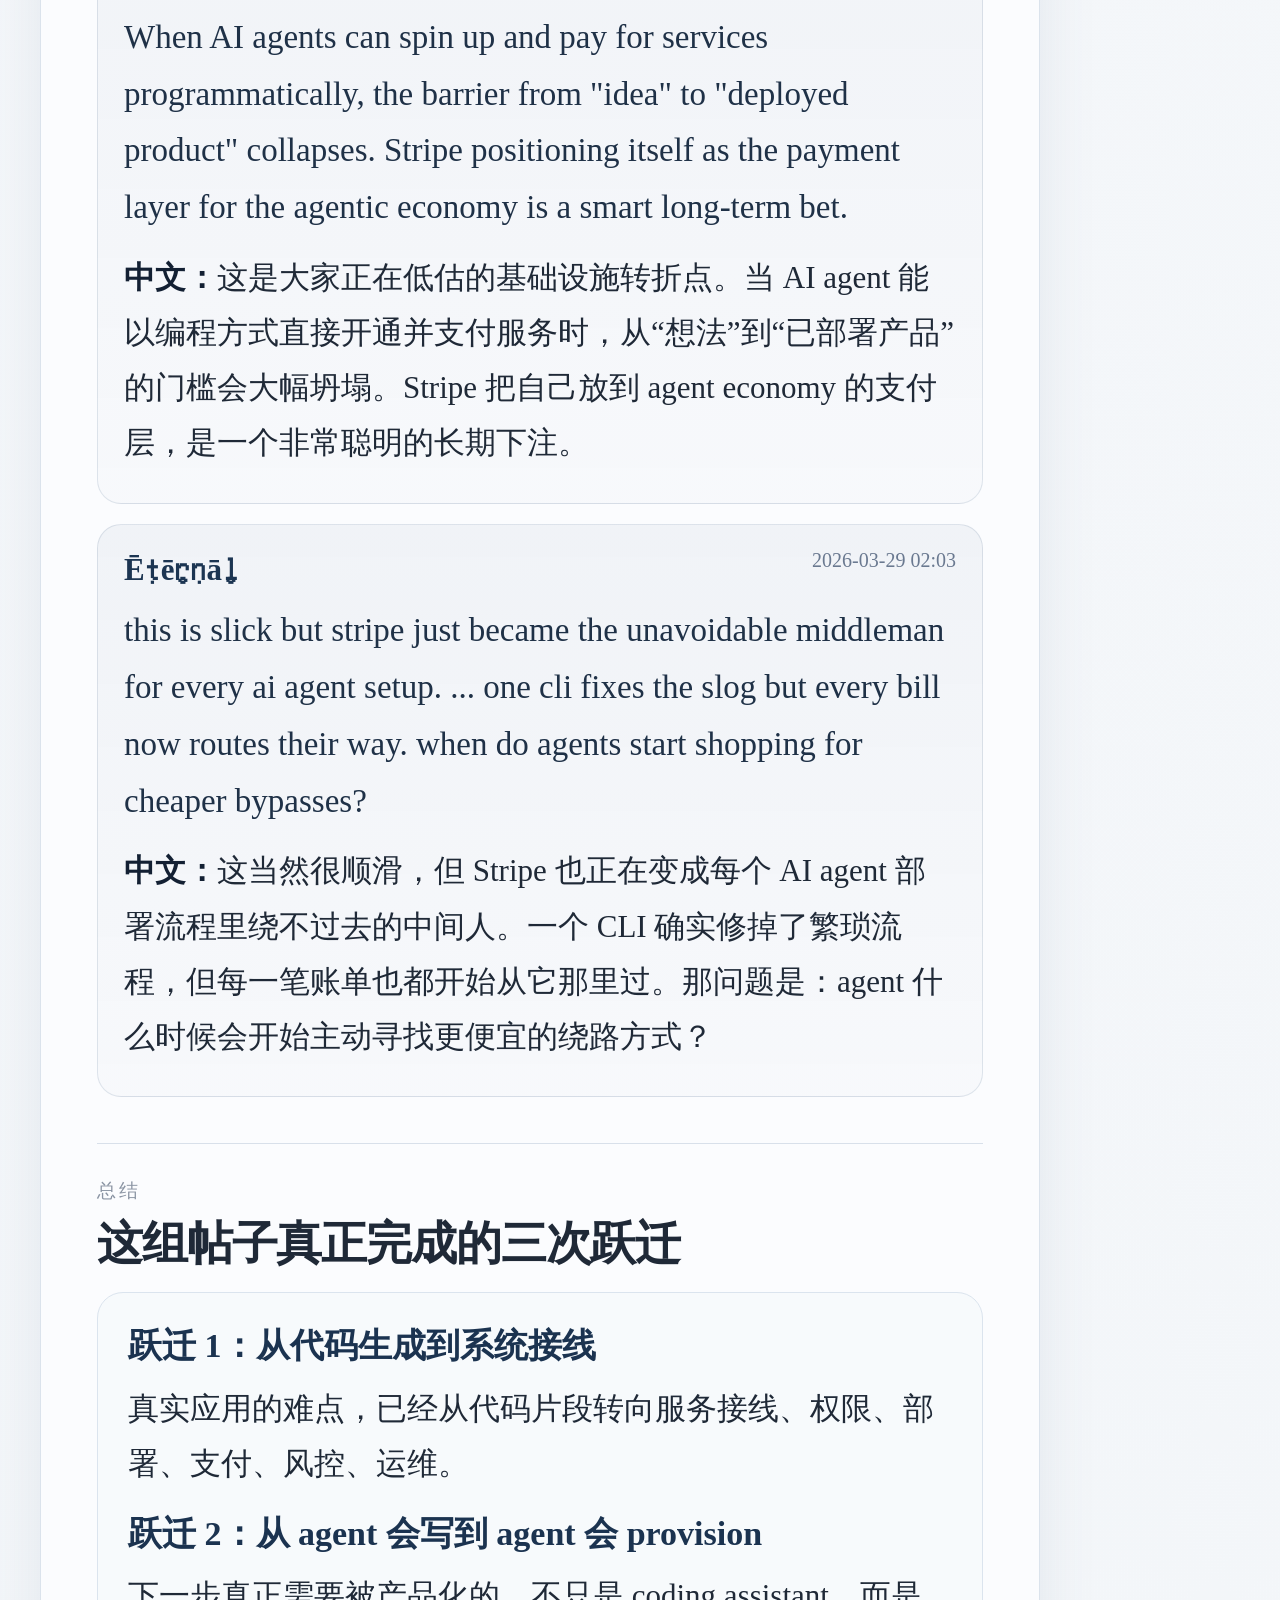
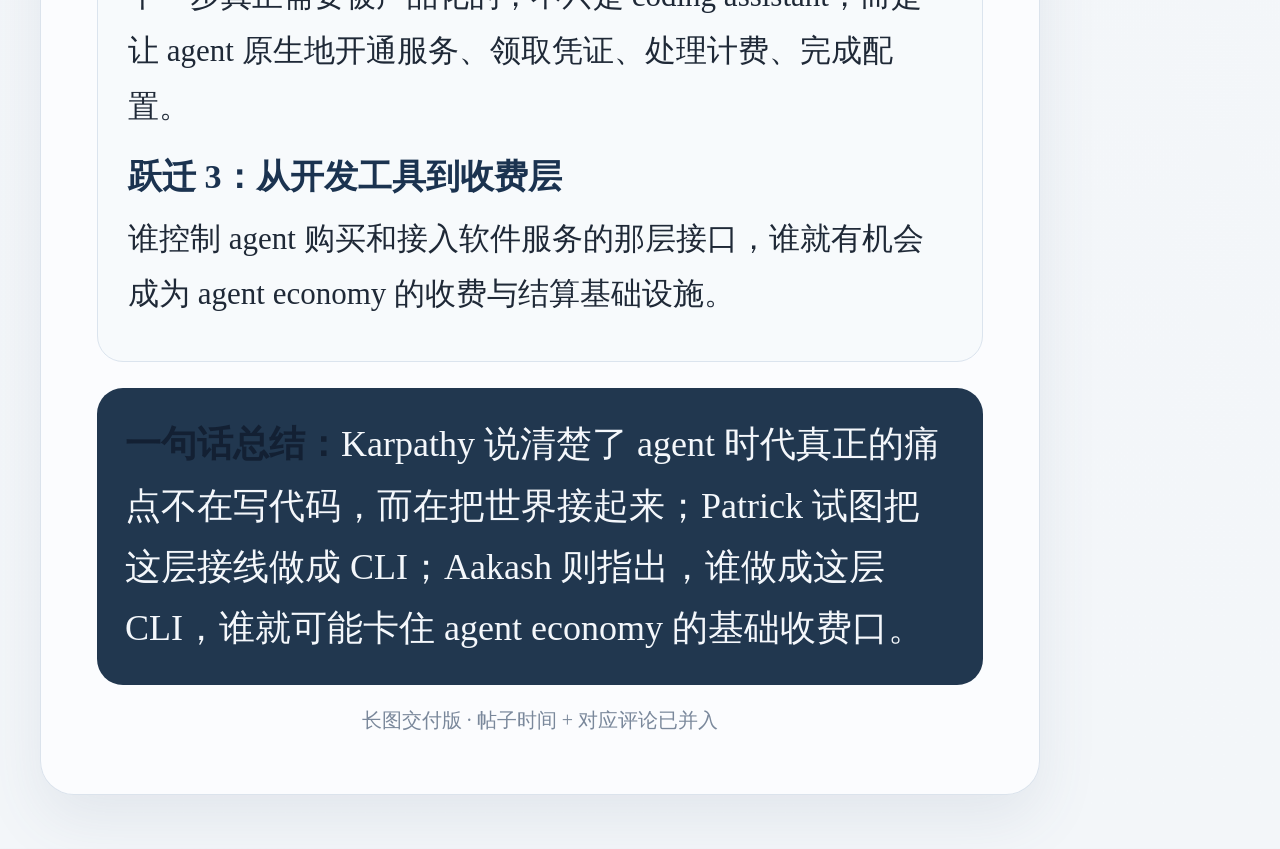
<file: docs/posts/output-html-x-thread-dossier-2037200624450936940/index.html>
<!DOCTYPE html><html lang="zh-CN"><head><meta charset="UTF-8" /><meta name="viewport" content="width=1080, initial-scale=1" /><title>Karpathy × Patrick Collison × Aakash Gupta</title><style>
:root{--bg:#f5f7fa;--paper:#fbfcfe;--ink:#1f2937;--muted:#5f6b7a;--soft:#8a94a3;--line:#d8e0ea;--accent:#3d5a80;}
*{box-sizing:border-box} html,body{margin:0;width:1080px;background:radial-gradient(circle at top left, rgba(61,90,128,.06), transparent 34%),linear-gradient(180deg,#f6f8fb 0%,#f3f6f9 100%);color:var(--ink);font-family:"PingFang SC","Hiragino Sans GB","Noto Serif SC","Songti SC",serif}
.page{width:1080px;padding:42px 40px 54px} .sheet{width:1000px;margin:0 auto;background:rgba(251,252,254,.93);border:1px solid rgba(216,224,234,.9);box-shadow:0 24px 60px rgba(78,97,123,.10);border-radius:34px;overflow:hidden}
.hero{padding:54px 56px 34px;background:linear-gradient(180deg, rgba(61,90,128,.06), rgba(61,90,128,.01));border-bottom:1px solid var(--line)} .eyebrow{font-size:22px;letter-spacing:.14em;text-transform:uppercase;color:var(--accent);margin-bottom:18px}
.hero h1{margin:0;font-size:74px;line-height:1.08;letter-spacing:-.035em;font-weight:700;max-width:880px} .dek{margin-top:22px;max-width:860px;font-size:30px;line-height:1.75;color:var(--muted)}
.content{padding:18px 56px 54px} .section{padding:34px 0 26px;border-bottom:1px solid var(--line)} .section:last-child{border-bottom:none;padding-bottom:6px}
.section-label{display:inline-block;font-size:19px;letter-spacing:.16em;text-transform:uppercase;color:var(--soft);margin-bottom:12px} .section h2{margin:0 0 12px;font-size:46px;line-height:1.22;letter-spacing:-.025em;color:var(--ink)}
.meta{display:flex;gap:14px;flex-wrap:wrap;align-items:center;font-size:24px;line-height:1.7;color:var(--muted);margin-bottom:22px} .meta a{color:var(--accent);text-decoration:none} .timepill{display:inline-block;padding:4px 12px;border-radius:999px;background:#edf3f8;color:#395474;font-size:20px;line-height:1.5;border:1px solid #d6e1ec}
blockquote{margin:0;padding:0 0 0 24px;border-left:4px solid var(--accent)} p,li{font-size:31px;line-height:1.78;color:var(--ink);margin:0 0 18px} .lead::first-letter{font-size:112px;line-height:.82;float:left;margin:8px 14px 0 -4px;color:var(--accent);font-weight:700}
strong{color:#132033;font-weight:700} code{font-family:ui-monospace,"SF Mono",Menlo,monospace;font-size:.84em;background:#eef3f8;padding:.08em .28em;border-radius:8px;color:#284566}
ol,ul{margin:0 0 18px 0;padding-left:34px}
.image-card{margin:28px 0 16px;background:white;border:1px solid #dbe3ec;border-radius:24px;overflow:hidden;box-shadow:0 14px 36px rgba(78,97,123,.08)} .image-card img{display:block;width:100%;height:auto} .caption{padding:18px 22px 20px;font-size:24px;line-height:1.6;color:var(--muted);background:linear-gradient(180deg, rgba(248,250,253,.9), rgba(255,255,255,1));border-top:1px solid #e6ecf2}
.comments-title{margin:26px 0 14px;font-size:28px;line-height:1.5;color:#24405f;letter-spacing:.04em} .comment{margin:0 0 20px;padding:24px 26px 18px;background:linear-gradient(180deg, rgba(61,90,128,.055), rgba(61,90,128,.02));border:1px solid rgba(61,90,128,.14);border-radius:24px}
.comment-head{display:flex;justify-content:space-between;gap:12px;align-items:flex-start;margin-bottom:12px} .comment h3{margin:0;font-size:31px;line-height:1.35;color:#1c3552} .comment .ctime{font-size:20px;color:#6a7990;white-space:nowrap} .comment p{margin-bottom:14px} .quote{font-size:33px;line-height:1.72;color:#1f3147}
.summary-box{margin-top:20px;padding:28px 30px 22px;background:#f7fafc;border:1px solid #dbe4ee;border-radius:26px} .summary-box h3{margin:0 0 10px;font-size:34px;line-height:1.45;color:#1b3350}
.final{margin-top:26px;padding:26px 28px;border-radius:26px;background:#21374f;color:#f4f7fb} .final p{color:#f4f7fb;font-size:36px;line-height:1.7;margin:0} .footer{padding-top:22px;color:#7a889b;font-size:20px;text-align:center}
</style></head><body><div class="page"><div class="sheet"><div class="hero"><div class="eyebrow">DevOps × Agent Economy × Stripe Projects</div><h1>Karpathy × Patrick Collison × Aakash Gupta</h1><div class="dek">这组相关帖子讨论的不是“模型还会不会写代码”，而是：当代码生成越来越便宜，真正的瓶颈会不会转移到服务 provisioning、支付、权限、部署与上线；以及，谁会控制 agent 购买和接入软件服务的那层接口。</div></div><div class="content"><section class="section"><div class="section-label">主帖</div><h2>Karpathy：真正难的不是代码，而是把服务真正拉起来</h2><div class="meta"><span>Andrej Karpathy</span><span class="timepill">2026-03-27 00:10</span><a href="https://x.com/karpathy/status/2037200624450936940">x.com/karpathy/status/2037200624450936940</a></div><blockquote><p class="lead">Karpathy 回顾自己一年前做 MenuGen 的体验时说：真正最难的部分，其实不是代码本身，而是把所有周边服务像 IKEA 家具一样拼装起来——服务、支付、认证、数据库、安全、域名等等。</p><p>他真正期待的未来是：自己只需要对 agent 说一句“把 MenuGen 做出来”，它就能一路完成：浏览相关服务、阅读文档、获取 API key、在开发环境里调试，再部署到生产环境。</p><p>他指出，真正困难的不是“代码”这一小段，而是整条 DevOps 生命周期都必须被编码化；与此同时，还要给 agent 配齐足够顺手的 CLI / API 传感器与执行器。理想状态下，人类不应该再需要亲自去网页里点按钮。</p><p>这件事说起来简单，如今刚刚开始变得“技术上勉强可能”；但要真正成立，背后需要一整套从零重想的系统设计。这正是他觉得最令人兴奋的方向。</p></blockquote><div class="comments-title">评论精选</div><div class="comment"><div class="comment-head"><h3>ImL1s</h3><div class="ctime">2026-03-27 18:07</div></div><p class="quote">devops for agents is the real problem. getting them to browse services, read docs, handle api keys, debug, then deploy reliably is harder than writing the core logic.</p><p><strong>中文：</strong>agent 时代真正的问题，是 agent 的 DevOps。让它们去浏览服务、读文档、处理 API key、调试、再稳定部署，这件事比写核心逻辑更难。</p></div><div class="comment"><div class="comment-head"><h3>Dylan | LedgerPe</h3><div class="ctime">2026-03-28 19:31</div></div><p class="quote">Building in fintech and I feel this. The code for a payment flow is 20 lines. The KYC, compliance, gateway setup, webhook configs, fraud detection around it? That's 20 days. ... DevOps becoming code is the right framing. In fintech I'd add that compliance needs to become code too.</p><p><strong>中文：</strong>我在 fintech 里特别有感。支付流程的代码也许只要 20 行；但 KYC、合规、网关接入、webhook 配置、反欺诈这些外围东西，加起来是 20 天。更进一步说：不只是 DevOps 要变成代码，合规也必须变成代码。</p></div></section><section class="section"><div class="section-label">回应帖</div><h2>Patrick：把服务 provisioning 变成 CLI</h2><div class="meta"><span>Patrick Collison</span><span class="timepill">2026-03-26 23:31</span><a href="https://x.com/patrickc/status/2037190688950161709">x.com/patrickc/status/2037190688950161709</a></div><blockquote><p class="lead">Patrick 直接接住了 Karpathy 的痛点：今天用 agent 做真实应用时，真正让人抓狂的，不是模型不会写，而是你总得跑去各个平台开账号、点网页、配 API key，像回到了“2023 年前史时代”。</p><p>因此 Stripe 推出了 <strong>Stripe Projects</strong>：希望让 agent 直接从命令行就能为你的应用堆栈拉起各种服务。例如运行：<code>stripe projects add posthog/analytics</code>。</p><p>它会自动创建 PostHog 账户、拿到 API key，并在需要时处理计费。也就是说，Stripe 想把“服务 provisioning + billing + 凭证接线”这一层做成 agent 可直接调用的 CLI 基础设施。</p><p>这并不只是“再做一个开发者工具”，而是在重写 agent 真正接触现实世界软件服务的入口。</p></blockquote><div class="comments-title">评论精选</div><div class="comment"><div class="comment-head"><h3>Kenneth Auchenberg</h3><div class="ctime">2026-03-27 07:49</div></div><p class="quote">Can I use Projects to get a stripe account?</p><p><strong>中文：</strong>那我能不能直接用 Projects 来创建一个 Stripe 账号？</p></div><div class="comment"><div class="comment-head"><h3>Patrick Collison（回复 Kenneth）</h3><div class="ctime">2026-03-27 07:51</div></div><p class="quote">Not today. We want to have very strong fraud prevention for our partners, which will probably require a browser for a while. But the browser part should become one-time vs necessary for each project.</p><p><strong>中文：</strong>现在还不行。我们希望为合作伙伴做好很强的欺诈防护，这件事短期内大概率还需要浏览器参与。但浏览器这部分应该收敛成“一次性完成”，而不是每做一个项目都得重新手动操作。</p></div><div class="comment"><div class="comment-head"><h3>Kevin</h3><div class="ctime">2026-03-27 00:32</div></div><p class="quote">can anyone contribute to projects? would love to add @gitlawb there</p><p><strong>中文：</strong>任何人都可以给 Projects 接入新的服务吗？我很想把 @gitlawb 也接进去。</p></div></section><section class="section"><div class="section-label">分析帖</div><h2>Aakash：Stripe 正在卡位 agent economy 的收费层</h2><div class="meta"><span>Aakash Gupta</span><span class="timepill">2026-03-29 01:57</span><a href="https://x.com/aakashgupta/status/2037952113008115970">x.com/aakashgupta/status/2037952113008115970</a></div><blockquote><p class="lead">Aakash 把这件事进一步上升成了一次战略分析。他的判断是：Karpathy 发了一篇博客，说手工把各种服务接起来有多痛苦；Patrick 紧接着引用并宣布“修复方案”；而这个修复方案，恰好把每个 agent 的服务 provisioning 和计费，都路由进了 Stripe。</p><p>在这个视角下，Stripe 做的不是单纯省几次点击，而是在 agent 经济里搭建一个新的“收费与结算闸口”。</p><p>过去 Stripe 解决的是“让互联网收款更顺”。现在它要解决的是：<strong>让机器人也能在互联网上购买、开通和接入软件服务。</strong></p><p>如果未来 agent 比人类更高频地创建应用、接数据库、接认证、接 analytics，那么这些动作背后的每一笔服务开通与计费，都可能经过 Stripe 这一层。那 Stripe 抢到的，就不是一个工具位，而是 agent economy 的基础结算位。</p></blockquote><div class="comments-title">评论精选</div><div class="comment"><div class="comment-head"><h3>ImL1s</h3><div class="ctime">2026-03-29 04:23</div></div><p class="quote">This is the infrastructure shift people are underestimating. When AI agents can spin up and pay for services programmatically, the barrier from "idea" to "deployed product" collapses. Stripe positioning itself as the payment layer for the agentic economy is a smart long-term bet.</p><p><strong>中文：</strong>这是大家正在低估的基础设施转折点。当 AI agent 能以编程方式直接开通并支付服务时，从“想法”到“已部署产品”的门槛会大幅坍塌。Stripe 把自己放到 agent economy 的支付层，是一个非常聪明的长期下注。</p></div><div class="comment"><div class="comment-head"><h3>Ēṭēr̥ṇāl̥</h3><div class="ctime">2026-03-29 02:03</div></div><p class="quote">this is slick but stripe just became the unavoidable middleman for every ai agent setup. ... one cli fixes the slog but every bill now routes their way. when do agents start shopping for cheaper bypasses?</p><p><strong>中文：</strong>这当然很顺滑，但 Stripe 也正在变成每个 AI agent 部署流程里绕不过去的中间人。一个 CLI 确实修掉了繁琐流程，但每一笔账单也都开始从它那里过。那问题是：agent 什么时候会开始主动寻找更便宜的绕路方式？</p></div></section><section class="section"><div class="section-label">总结</div><h2>这组帖子真正完成的三次跃迁</h2><div class="summary-box"><h3>跃迁 1：从代码生成到系统接线</h3><p>真实应用的难点，已经从代码片段转向服务接线、权限、部署、支付、风控、运维。</p><h3>跃迁 2：从 agent 会写到 agent 会 provision</h3><p>下一步真正需要被产品化的，不只是 coding assistant，而是让 agent 原生地开通服务、领取凭证、处理计费、完成配置。</p><h3>跃迁 3：从开发工具到收费层</h3><p>谁控制 agent 购买和接入软件服务的那层接口，谁就有机会成为 agent economy 的收费与结算基础设施。</p></div><div class="final"><p><strong>一句话总结：</strong>Karpathy 说清楚了 agent 时代真正的痛点不在写代码，而在把世界接起来；Patrick 试图把这层接线做成 CLI；Aakash 则指出，谁做成这层 CLI，谁就可能卡住 agent economy 的基础收费口。</p></div><div class="footer">长图交付版 · 帖子时间 + 对应评论已并入</div></section></div></div></div></body></html>
</file>
<file: docs/assets/style.css>
* { box-sizing: border-box; }
:root {
  --bg: #0b1020;
  --panel: #11172a;
  --panel-2: #161f38;
  --text: #edf2ff;
  --muted: #a8b3cf;
  --line: rgba(255,255,255,.10);
  --link: #8cc8ff;
  --accent: #7c9cff;
}
html, body { margin: 0; padding: 0; background: linear-gradient(180deg, #0a0f1d 0%, #0e1425 100%); color: var(--text); font-family: Inter, ui-sans-serif, system-ui, -apple-system, BlinkMacSystemFont, "Segoe UI", sans-serif; }
a { color: var(--link); text-decoration: none; }
a:hover { text-decoration: underline; }
body { line-height: 1.7; }
.shell { width: min(960px, calc(100vw - 32px)); margin: 0 auto; }
.topbar { padding: 28px 0 12px; }
.brand { font-size: 14px; color: var(--muted); letter-spacing: .08em; text-transform: uppercase; }
.hero { padding: 16px 0 24px; }
.hero h1 { margin: 0 0 10px; font-size: clamp(30px, 5vw, 52px); line-height: 1.05; }
.hero p { margin: 0; color: var(--muted); font-size: 17px; }
.grid { display: grid; gap: 16px; padding: 8px 0 40px; }
.card { display: block; background: rgba(17, 23, 42, .88); border: 1px solid var(--line); border-radius: 18px; padding: 18px 18px 16px; box-shadow: 0 16px 50px rgba(0,0,0,.18); }
.card:hover { border-color: rgba(140,200,255,.32); transform: translateY(-1px); transition: .18s ease; }
.card h2 { margin: 0 0 8px; font-size: 22px; line-height: 1.25; }
.meta { display: flex; flex-wrap: wrap; gap: 10px 16px; color: var(--muted); font-size: 13px; margin-bottom: 10px; }
.excerpt { color: #dbe5ff; }
.article { width: min(900px, calc(100vw - 32px)); margin: 0 auto; padding: 28px 0 60px; }
.article-wrap { background: rgba(17, 23, 42, .92); border: 1px solid var(--line); border-radius: 22px; padding: clamp(18px, 3vw, 42px); box-shadow: 0 18px 60px rgba(0,0,0,.22); }
.article h1 { margin-top: 0; font-size: clamp(30px, 4.4vw, 48px); line-height: 1.12; }
.article h2, .article h3, .article h4 { margin-top: 1.7em; line-height: 1.25; }
.article p, .article li, .article blockquote { font-size: 18px; }
.article img { max-width: 100%; height: auto; display: block; margin: 20px auto; border-radius: 16px; }
.article pre { overflow-x: auto; padding: 16px; border-radius: 14px; background: #0a0f1d; border: 1px solid var(--line); }
.article code { font-family: ui-monospace, SFMono-Regular, Menlo, Consolas, monospace; }
.article blockquote { margin: 20px 0; padding: 0 0 0 18px; border-left: 3px solid rgba(124,156,255,.8); color: #dce6ff; }
.article table { width: 100%; border-collapse: collapse; margin: 20px 0; font-size: 16px; }
.article th, .article td { border: 1px solid var(--line); padding: 10px 12px; vertical-align: top; }
.article hr { border: 0; border-top: 1px solid var(--line); margin: 28px 0; }
.kicker { color: var(--muted); text-transform: uppercase; letter-spacing: .08em; font-size: 13px; margin-bottom: 12px; }
.note { color: var(--muted); font-size: 14px; }
.source-pill { display: inline-block; margin-top: 8px; color: var(--muted); font-size: 13px; }
.viewer { text-align: center; }
.viewer img { max-width: 100%; height: auto; border-radius: 18px; box-shadow: 0 10px 40px rgba(0,0,0,.24); }
.footer { padding: 10px 0 32px; color: var(--muted); font-size: 13px; }
.empty { padding: 18px; border: 1px dashed var(--line); border-radius: 16px; color: var(--muted); background: rgba(255,255,255,.02); }
@media (max-width: 720px) {
  .article p, .article li, .article blockquote { font-size: 17px; }
  .article-wrap { border-radius: 18px; }
}
</file>
